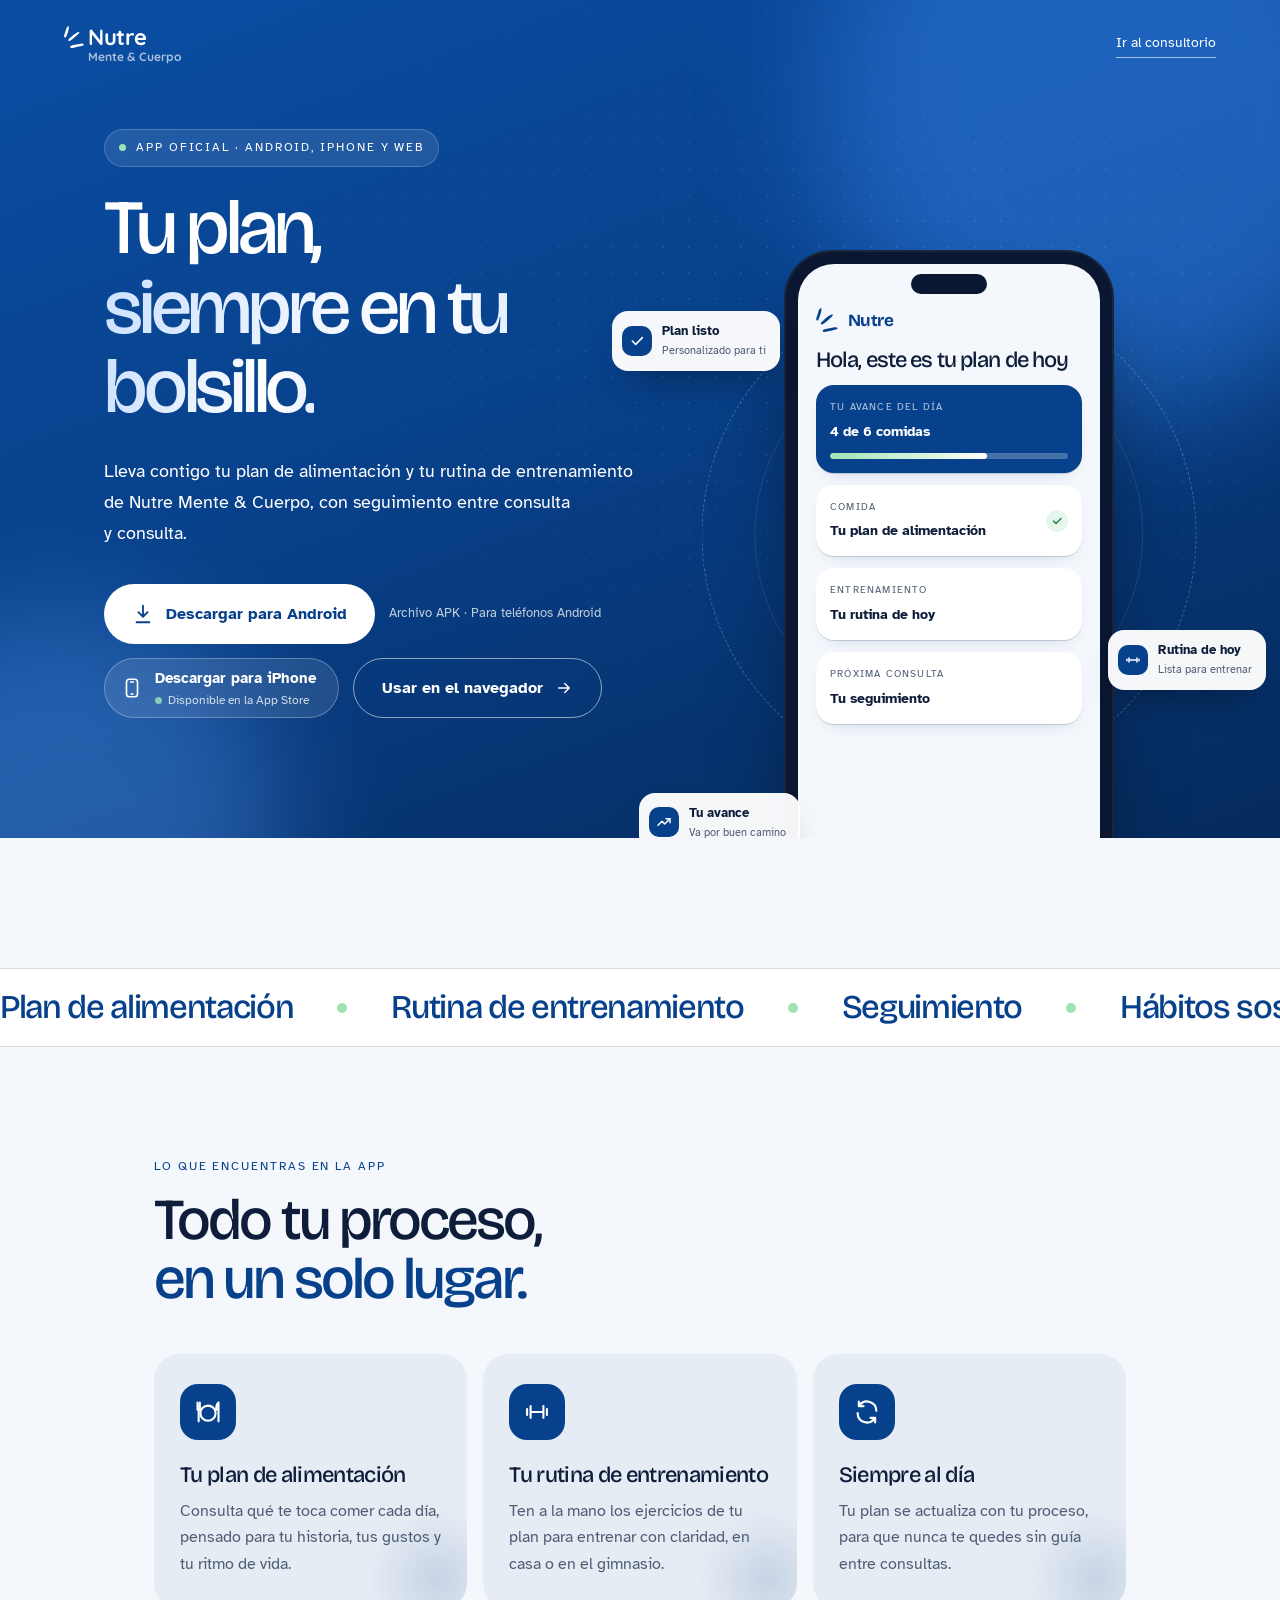
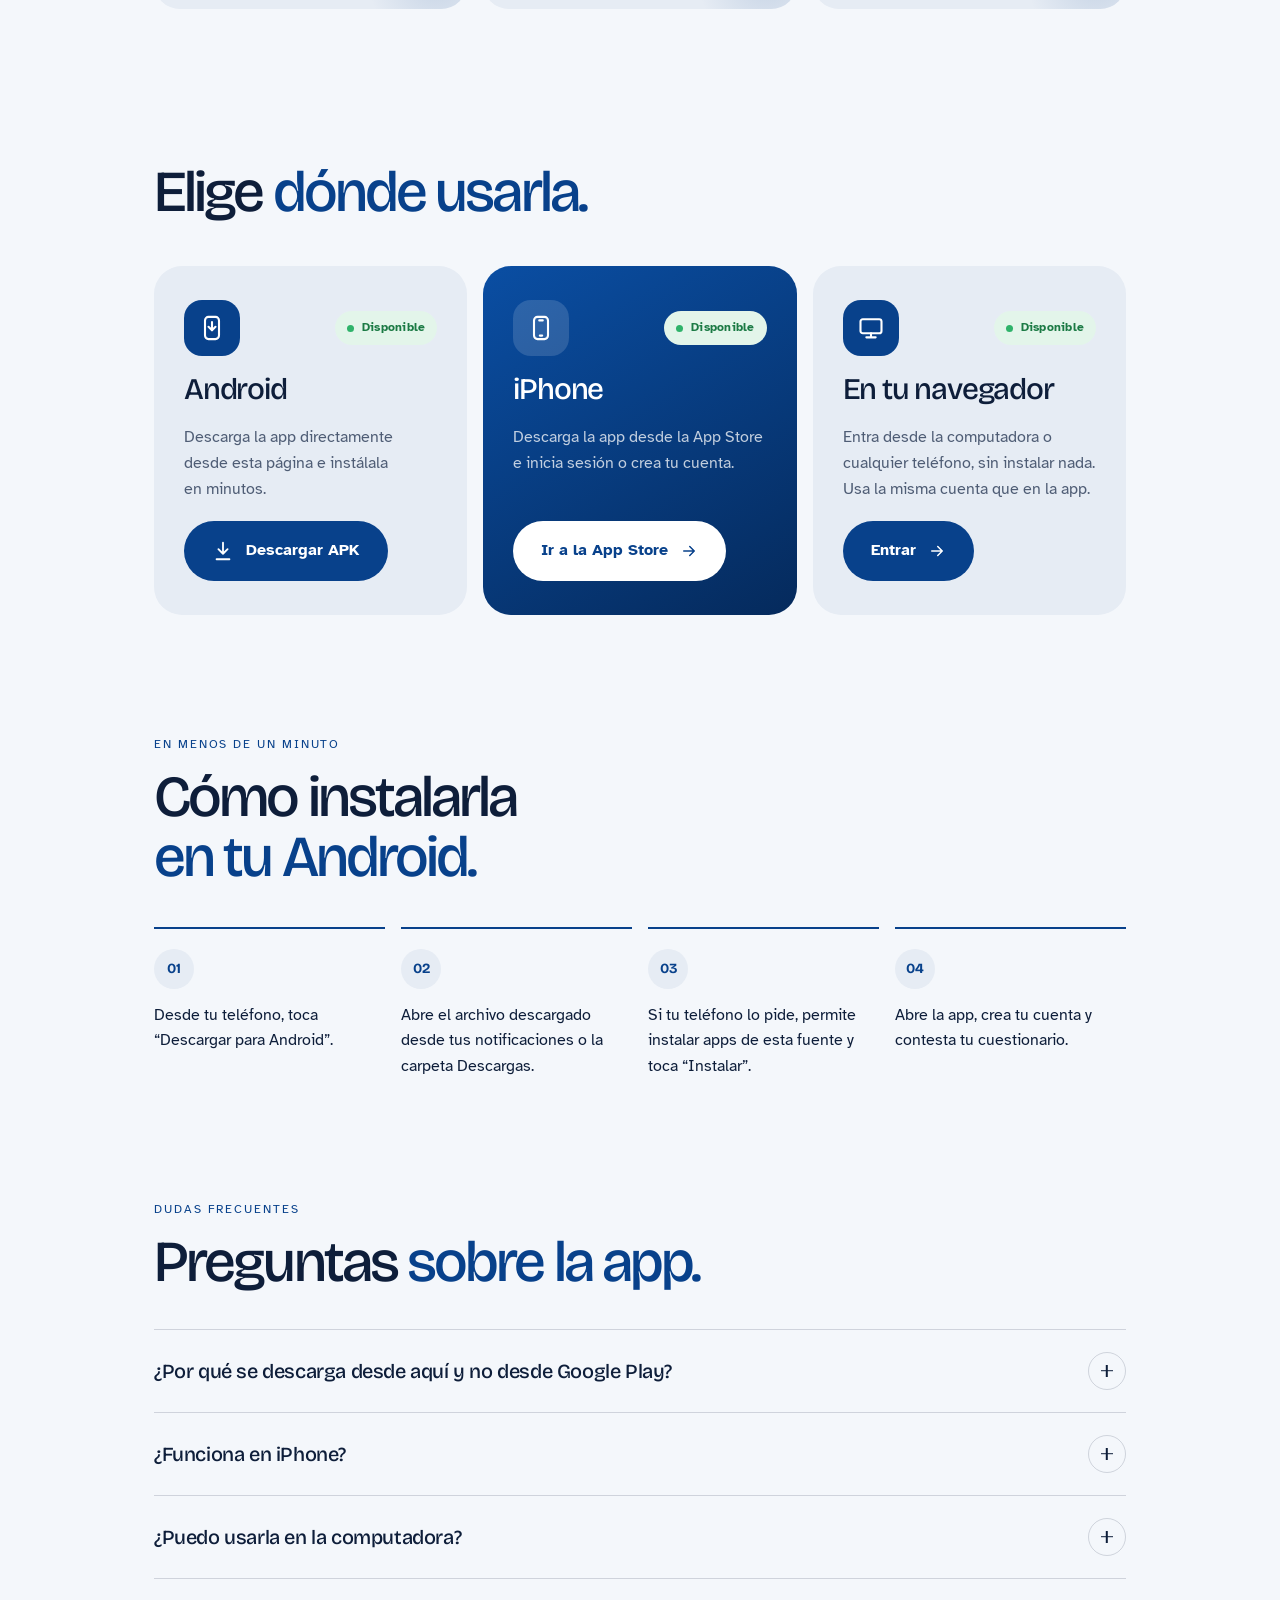
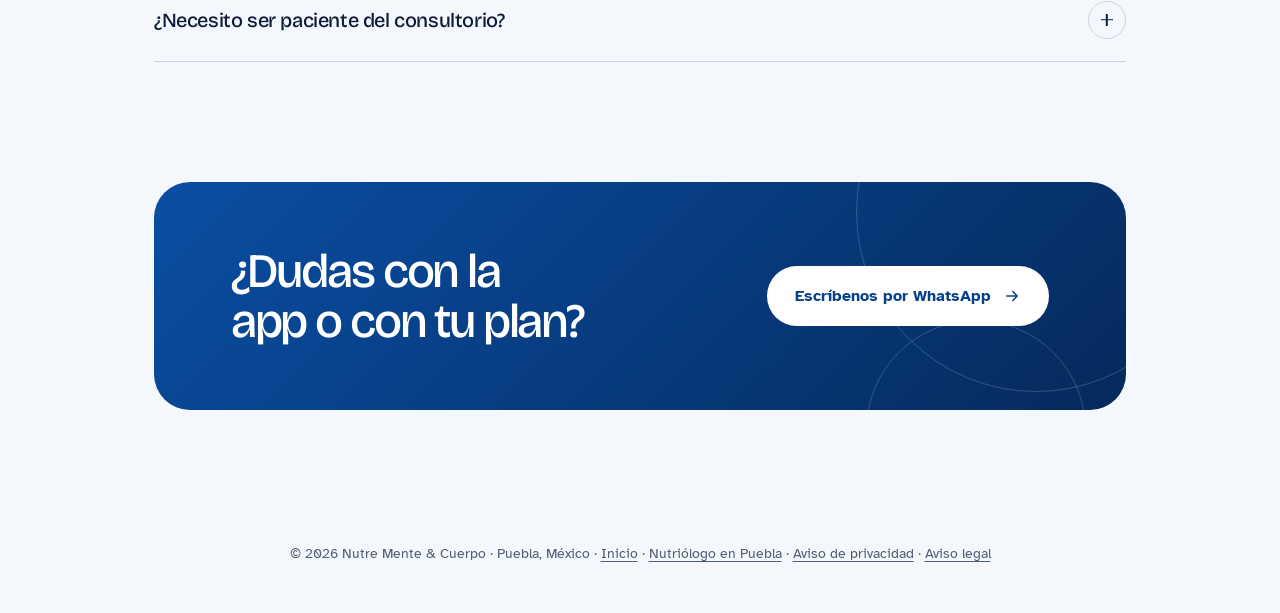
<file: app/index.html>
<!doctype html>
<html lang="es">
  <head>
    <meta charset="UTF-8" />
    <meta name="viewport" content="width=device-width, initial-scale=1.0, viewport-fit=cover" />
    <base href="/" />
    <title>App Nutre Mente & Cuerpo | Descarga para iPhone y Android</title>
    <meta name="description" content="Descarga la app de Nutre Mente & Cuerpo para iPhone y Android: tu plan de alimentación y tu rutina de entrenamiento siempre a la mano. Consultorio de nutrición y psicología en Puebla." />
    <link rel="canonical" href="https://nutrementeycuerpo.github.io/app/" />
    <meta name="theme-color" content="#08418b" />
    <link rel="icon" href="favicon.svg" type="image/svg+xml" />
    <link rel="apple-touch-icon" href="apple-touch-icon.png" />
    <meta property="og:type" content="website" />
    <meta property="og:locale" content="es_MX" />
    <meta property="og:title" content="App Nutre Mente & Cuerpo" />
    <meta property="og:description" content="Tu plan de alimentación y tu rutina, siempre en tu bolsillo." />
    <meta property="og:url" content="https://nutrementeycuerpo.github.io/app/" />
    <meta property="og:image" content="https://nutrementeycuerpo.github.io/og-image.jpg" />
    <meta name="twitter:card" content="summary_large_image" />
    <link rel="preconnect" href="https://fonts.googleapis.com" />
    <link rel="preconnect" href="https://fonts.gstatic.com" crossorigin />
    <link rel="stylesheet" href="https://fonts.googleapis.com/css2?family=Atkinson+Hyperlegible:ital,wght@0,400;0,700;1,400&family=Bricolage+Grotesque:opsz,wght@12..96,400..700&family=Quicksand:wght@500;700&display=swap" />
    <link rel="stylesheet" href="styles.css?v=20261006u" />
    <script>document.documentElement.classList.add("js");</script>
    <style>
      :root { --ez: cubic-bezier(.22, 1, .36, 1); }
      body { background: var(--paper); overflow-x: hidden; }

      /* ---------- Barra superior ---------- */
      .ap-top { position: relative; z-index: 3; padding: 26px 5vw; display: flex; align-items: center; justify-content: space-between; gap: 16px; color: white; }
      .ap-top a.back { position: relative; font-size: 14px; padding-bottom: 3px; }
      .ap-top a.back::after { content: ""; position: absolute; left: 0; bottom: 0; width: 100%; height: 1px; background: rgba(255,255,255,.6); transform-origin: right; transition: transform .5s var(--ez); }
      .ap-top a.back:hover::after { transform: scaleX(0); }

      /* ---------- Hero ---------- */
      .ap-hero { position: relative; overflow: hidden; color: white; background: linear-gradient(160deg, #0a4ea3 0%, var(--forest) 45%, var(--forest-deep) 100%); }
      .ap-blob { position: absolute; border-radius: 50%; filter: blur(60px); opacity: .55; pointer-events: none; }
      .ap-blob.b1 { width: 46vw; height: 46vw; right: -10vw; top: -14vw; background: #2f7be0; animation: ap-drift 16s ease-in-out infinite alternate; }
      .ap-blob.b2 { width: 34vw; height: 34vw; left: -12vw; bottom: -16vw; background: #5aa0ff; opacity: .35; animation: ap-drift 20s ease-in-out infinite alternate-reverse; }
      @keyframes ap-drift { to { transform: translate(-6vw, 5vw) scale(1.12); } }
      .ap-grid-bg { position: absolute; inset: 0; pointer-events: none; opacity: .18;
        background-image: radial-gradient(rgba(255,255,255,.55) 1px, transparent 1.2px); background-size: 26px 26px;
        -webkit-mask-image: radial-gradient(ellipse at 70% 40%, #000 0%, transparent 65%); mask-image: radial-gradient(ellipse at 70% 40%, #000 0%, transparent 65%); }

      .ap-hero-in { position: relative; z-index: 2; max-width: 1200px; margin: 0 auto; padding: 40px 5vw 0; display: grid; grid-template-columns: 1.1fr .9fr; gap: 5vw; align-items: end; }
      .ap-hero-copy { padding-bottom: 120px; }
      .ap-kicker { display: inline-flex; align-items: center; gap: 10px; padding: 8px 14px; border-radius: 999px; background: rgba(255,255,255,.1); border: 1px solid rgba(255,255,255,.2); font-size: 12px; letter-spacing: .16em; text-transform: uppercase; backdrop-filter: blur(6px); }
      .ap-kicker i { width: 7px; height: 7px; border-radius: 50%; background: #9fe3b4; box-shadow: 0 0 0 0 rgba(159,227,180,.7); animation: ap-ping 2s infinite; }
      @keyframes ap-ping { 70% { box-shadow: 0 0 0 10px rgba(159,227,180,0); } 100% { box-shadow: 0 0 0 0 rgba(159,227,180,0); } }
      .ap-hero h1 { margin-top: 24px; font: 500 clamp(42px, 6vw, 84px)/.98 var(--display); letter-spacing: -.055em; }
      .ap-hero h1 .ln { display: block; overflow: hidden; padding-bottom: .06em; white-space: nowrap; }
      .ap-hero h1 .ln > span { display: inline-block; }
      .ap-hero h1 .soft { background: linear-gradient(90deg, #cfe2ff, #ffffff 40%, #9cc3ff 80%); background-size: 200% 100%; -webkit-background-clip: text; background-clip: text; color: transparent; animation: ap-shine 6s linear infinite; }
      @keyframes ap-shine { to { background-position: -200% 0; } }
      .ap-lead { max-width: 46ch; margin-top: 26px; font-size: 18px; line-height: 1.7; opacity: .88; }

      /* Entrada del hero */
      .js .ap-in { opacity: 0; transform: translateY(26px); animation: ap-up .9s var(--ez) forwards; animation-delay: calc(var(--d, 0) * 1ms); }
      .js .ap-hero h1 .ln > span { transform: translateY(105%); animation: ap-rise 1s var(--ez) forwards; animation-delay: calc(var(--d, 0) * 1ms); }
      @keyframes ap-up { to { opacity: 1; transform: none; } }
      @keyframes ap-rise { to { transform: none; } }

      .ap-actions { margin-top: 36px; display: flex; flex-wrap: wrap; gap: 14px; align-items: center; }
      .ap-btn { position: relative; overflow: hidden; display: inline-flex; align-items: center; gap: 12px; min-height: 60px; padding: 0 28px; border-radius: 999px; background: white; color: var(--forest); font-size: 16px; font-weight: 700; transition: transform .4s var(--ez), box-shadow .4s var(--ez); }
      .ap-btn:hover { transform: translateY(-3px); box-shadow: 0 16px 30px -14px rgba(0,0,0,.45); }
      .ap-btn::before { content: ""; position: absolute; inset: 0; background: linear-gradient(110deg, transparent 30%, rgba(255,255,255,.55) 50%, transparent 70%); transform: translateX(-120%); transition: transform .9s var(--ez); }
      .ap-btn:hover::before { transform: translateX(120%); }
      .ap-btn svg { width: 22px; height: 22px; transition: transform .4s var(--ez); }
      .ap-btn:hover svg { transform: translateY(2px); }
      .ap-btn .arr { width: 18px; height: 18px; }
      .ap-btn:hover .arr { transform: translateX(4px); }
      .ap-btn-ghost { background: transparent; color: white; border: 1px solid rgba(255,255,255,.55); }
      .ap-btn-ghost::before { background: linear-gradient(110deg, transparent 30%, rgba(255,255,255,.18) 50%, transparent 70%); }
      .ap-meta { font-size: 13px; opacity: .75; }
      .ap-soon-tag { display: inline-flex; align-items: center; gap: 10px; min-height: 60px; padding: 0 24px; border-radius: 999px; border: 1px dashed rgba(255,255,255,.7); font-size: 15px; font-weight: 700; }
      .ap-soon-tag i { width: 8px; height: 8px; border-radius: 50%; background: white; animation: ap-pulse 1.6s ease-in-out infinite; }
      @keyframes ap-pulse { 50% { opacity: .25; transform: scale(.7); } }
      .ap-soon { display: none; }
      .is-soon .ap-file { display: none; }
      .is-soon .ap-soon { display: inline-flex; }

      /* ---------- Teléfono ---------- */
      .ap-stage { position: relative; justify-self: center; width: min(330px, 80vw); margin-bottom: -90px; }
      .ap-ring { position: absolute; left: 50%; top: 42%; width: 150%; aspect-ratio: 1; border-radius: 50%; border: 1px dashed rgba(255,255,255,.25); transform: translate(-50%, -50%); animation: ap-spin 60s linear infinite; pointer-events: none; }
      .ap-ring::before { content: ""; position: absolute; top: -5px; left: 50%; width: 10px; height: 10px; border-radius: 50%; background: #9fe3b4; box-shadow: 0 0 16px #9fe3b4; }
      .ap-ring.r2 { width: 118%; border-style: solid; border-color: rgba(255,255,255,.1); animation-duration: 40s; animation-direction: reverse; }
      .ap-ring.r2::before { background: white; box-shadow: 0 0 14px white; width: 7px; height: 7px; }
      @keyframes ap-spin { to { transform: translate(-50%, -50%) rotate(360deg); } }
      .js .ap-stage { opacity: 0; transform: translateY(70px) rotate(4deg); animation: ap-stage-in 1.3s var(--ez) .35s forwards; }
      @keyframes ap-stage-in { to { opacity: 1; transform: none; } }
      .ap-phone { position: relative; z-index: 1; width: 100%; aspect-ratio: 9 / 18.5; padding: 14px; border-radius: 48px; background: #0b1730; box-shadow: 0 50px 90px -30px rgba(0,0,0,.6), inset 0 0 0 2px rgba(255,255,255,.06); animation: ap-float 6s ease-in-out 1.7s infinite; }
      .ap-phone::before { content: ""; position: absolute; top: 24px; left: 50%; width: 76px; height: 20px; border-radius: 999px; background: #0b1730; transform: translateX(-50%); z-index: 2; }
      @keyframes ap-float { 50% { transform: translateY(-14px) rotate(-1deg); } }
      .ap-screen { position: relative; height: 100%; border-radius: 36px; overflow: hidden; display: flex; flex-direction: column; gap: 12px; padding: 44px 18px 20px; background: var(--paper); color: var(--ink); }
      .ap-screen::after { content: ""; position: absolute; inset: 0; background: linear-gradient(115deg, transparent 40%, rgba(255,255,255,.5) 50%, transparent 60%); transform: translateX(-100%); animation: ap-glare 7s ease-in-out 2.5s infinite; pointer-events: none; }
      @keyframes ap-glare { 0%, 70% { transform: translateX(-100%); } 100% { transform: translateX(100%); } }
      .ap-screen .hdr { display: flex; align-items: center; gap: 10px; color: var(--forest); font: 700 17px/1 var(--display); letter-spacing: -.03em; }
      .ap-screen .hdr svg { width: 22px; height: 24px; fill: var(--forest); }
      .ap-screen .hi { margin-top: 4px; font: 500 22px/1.15 var(--display); letter-spacing: -.04em; }
      .ap-card { position: relative; border-radius: 18px; padding: 14px; background: white; box-shadow: 0 1px 0 var(--line), 0 8px 20px -14px rgba(8,65,139,.35); }
      .ap-card small { display: block; color: var(--muted); font-size: 10px; letter-spacing: .12em; text-transform: uppercase; }
      .ap-card strong { display: block; margin-top: 4px; font-size: 14px; }
      .ap-card .tick { position: absolute; right: 14px; top: 50%; width: 22px; height: 22px; margin-top: -11px; border-radius: 50%; display: grid; place-items: center; background: #e6f6ec; color: #1f8a4c; }
      .ap-card .tick svg { width: 12px; height: 12px; }
      .ap-card.blue { background: var(--forest); color: white; }
      .ap-card.blue small { color: rgba(255,255,255,.7); }
      .ap-bar { height: 6px; margin-top: 10px; border-radius: 99px; background: rgba(255,255,255,.25); overflow: hidden; }
      .ap-bar i { display: block; width: 0; height: 100%; border-radius: inherit; background: linear-gradient(90deg, #9fe3b4, white); animation: ap-fill 2.4s var(--ez) 1.6s forwards; }
      @keyframes ap-fill { to { width: 66%; } }
      .js .ap-screen > * { opacity: 0; transform: translateY(14px); animation: ap-up .7s var(--ez) forwards; }
      .js .ap-screen > :nth-child(1) { animation-delay: .9s; }
      .js .ap-screen > :nth-child(2) { animation-delay: 1.05s; }
      .js .ap-screen > :nth-child(3) { animation-delay: 1.25s; }
      .js .ap-screen > :nth-child(4) { animation-delay: 1.45s; }
      .js .ap-screen > :nth-child(5) { animation-delay: 1.65s; }
      .js .ap-screen > :nth-child(6) { animation-delay: 1.85s; }
      .ap-card .tick { transform: scale(0); animation: ap-pop .5s var(--ez) 2.6s forwards; }
      @keyframes ap-pop { 60% { transform: scale(1.2); } to { transform: scale(1); } }

      /* Burbujas flotantes alrededor del teléfono */
      .ap-chip { position: absolute; z-index: 2; display: flex; align-items: center; gap: 10px; padding: 10px 14px 10px 10px; border-radius: 16px; background: rgba(255,255,255,.96); color: var(--ink); font-size: 13px; font-weight: 700; white-space: nowrap; box-shadow: 0 18px 36px -16px rgba(0,0,0,.45); }
      .ap-chip b { display: grid; place-items: center; width: 30px; height: 30px; border-radius: 10px; background: var(--forest); color: white; }
      .ap-chip b svg { width: 16px; height: 16px; }
      .ap-chip small { display: block; color: var(--muted); font-size: 11px; font-weight: 400; }
      .ap-chip.c1 { left: -52%; top: 9%; }
      .ap-chip.c2 { right: -46%; top: 56%; }
      .ap-chip.c3 { left: -44%; top: 80%; }
      .js .ap-chip { opacity: 0; transform: scale(.6) translateY(10px); animation: ap-chip-in .8s var(--ez) forwards, ap-bob 5s ease-in-out infinite; }
      .js .ap-chip.c1 { animation-delay: 2.2s, 3s; }
      .js .ap-chip.c2 { animation-delay: 2.5s, 3.4s; }
      .js .ap-chip.c3 { animation-delay: 2.8s, 3.8s; }
      @keyframes ap-chip-in { to { opacity: 1; transform: none; } }
      @keyframes ap-bob { 50% { translate: 0 -8px; } }

      /* ---------- Cinta en movimiento ---------- */
      .ap-marquee { position: relative; z-index: 1; overflow: hidden; padding: 22px 0; margin-top: 130px; border-block: 1px solid var(--line); background: white; }
      .ap-marquee-track { display: flex; width: max-content; gap: 44px; animation: ap-marq 32s linear infinite; }
      .ap-marquee span { display: inline-flex; align-items: center; gap: 44px; color: var(--forest); font: 500 clamp(22px, 2.6vw, 34px)/1 var(--display); letter-spacing: -.04em; white-space: nowrap; }
      .ap-marquee span::after { content: ""; width: 10px; height: 10px; border-radius: 50%; background: #9fe3b4; }
      @keyframes ap-marq { to { transform: translateX(-50%); } }

      /* ---------- Secciones ---------- */
      .ap-sec { max-width: 1100px; margin: 0 auto; padding: 110px 5vw 40px; }
      .ap-sec + .ap-sec { padding-top: 80px; }
      .ap-eyebrow { color: var(--forest); font-size: 12px; letter-spacing: .16em; text-transform: uppercase; }
      .ap-sec h2 { max-width: 18ch; margin-top: 14px; font: 500 clamp(34px, 4.6vw, 58px)/1.02 var(--display); letter-spacing: -.05em; color: var(--ink); }
      .ap-sec h2 span { color: var(--forest); }

      /* Aparecer al hacer scroll */
      .js .rv { opacity: 0; transform: translateY(34px); transition: opacity .9s var(--ez), transform .9s var(--ez); transition-delay: calc(var(--d, 0) * 1ms); }
      .js .rv.in { opacity: 1; transform: none; }

      .ap-feats { margin-top: 44px; display: grid; grid-template-columns: repeat(3, 1fr); gap: 16px; }
      .ap-feat { position: relative; overflow: hidden; padding: 30px 26px 32px; border-radius: 26px; background: var(--cream); transition: transform .5s var(--ez), box-shadow .5s var(--ez), background .5s var(--ez); }
      .ap-feat::after { content: ""; position: absolute; right: -40px; bottom: -40px; width: 140px; height: 140px; border-radius: 50%; background: radial-gradient(circle, rgba(8,65,139,.14), transparent 70%); transition: transform .7s var(--ez); }
      .ap-feat:hover { transform: translateY(-8px); background: white; box-shadow: 0 30px 50px -30px rgba(8,65,139,.45); }
      .ap-feat:hover::after { transform: scale(1.8); }
      .ap-ico { width: 56px; height: 56px; border-radius: 18px; display: grid; place-items: center; background: var(--forest); color: white; transition: transform .6s var(--ez); }
      .ap-feat:hover .ap-ico { transform: rotate(-8deg) scale(1.06); }
      .ap-ico svg { width: 28px; height: 28px; }
      .ap-ico path, .ap-ico circle, .ap-ico rect { stroke-dasharray: 100; stroke-dashoffset: 100; }
      .rv.in .ap-ico path, .rv.in .ap-ico circle, .rv.in .ap-ico rect, html:not(.js) .ap-ico * { animation: ap-draw 1.4s var(--ez) forwards; animation-delay: calc(var(--d, 0) * 1ms + 300ms); }
      @keyframes ap-draw { to { stroke-dashoffset: 0; } }
      .ap-feat h3 { margin-top: 22px; font: 500 22px/1.2 var(--display); letter-spacing: -.03em; color: var(--ink); }
      .ap-feat p { position: relative; z-index: 1; margin-top: 10px; color: var(--muted); font-size: 16px; line-height: 1.65; }

      .ap-steps { margin-top: 40px; display: grid; grid-template-columns: repeat(4, 1fr); gap: 16px; counter-reset: s; list-style: none; }
      .ap-steps li { position: relative; counter-increment: s; padding-top: 22px; color: var(--ink); font-size: 16px; line-height: 1.6; }
      .ap-steps li::after { content: ""; position: absolute; left: 0; top: 0; width: 100%; height: 2px; background: var(--forest); transform-origin: left; }
      .js .ap-steps li.rv::after { transform: scaleX(0); transition: transform 1.1s var(--ez); transition-delay: calc(var(--d, 0) * 1ms + 150ms); }
      .js .ap-steps li.rv.in::after { transform: none; }
      .ap-steps li::before { content: "0" counter(s); display: grid; place-items: center; width: 40px; height: 40px; margin-bottom: 14px; border-radius: 50%; background: var(--cream); color: var(--forest); font: 700 14px var(--display); }

      .ap-faq { margin-top: 36px; }
      .ap-faq details { border-top: 1px solid var(--line); }
      .ap-faq details:last-child { border-bottom: 1px solid var(--line); }
      .ap-faq summary { list-style: none; cursor: pointer; display: flex; align-items: center; justify-content: space-between; gap: 20px; padding: 22px 0; font: 500 20px/1.3 var(--display); letter-spacing: -.02em; color: var(--ink); transition: color .3s; }
      .ap-faq summary::-webkit-details-marker { display: none; }
      .ap-faq summary:hover { color: var(--forest); }
      .ap-faq summary i { flex: none; position: relative; width: 38px; height: 38px; border-radius: 50%; border: 1px solid var(--line); transition: background .4s var(--ez), transform .5s var(--ez); }
      .ap-faq summary i::before, .ap-faq summary i::after { content: ""; position: absolute; left: 50%; top: 50%; width: 12px; height: 1.6px; background: currentColor; transform: translate(-50%, -50%); }
      .ap-faq summary i::after { transform: translate(-50%, -50%) rotate(90deg); transition: transform .5s var(--ez); }
      .ap-faq details[open] summary i { background: var(--forest); color: white; border-color: var(--forest); transform: rotate(180deg); }
      .ap-faq details[open] summary i::after { transform: translate(-50%, -50%) rotate(0); }
      .ap-faq p { max-width: 62ch; padding-bottom: 24px; color: var(--muted); font-size: 16px; line-height: 1.7; }
      .ap-faq details[open] p { animation: ap-up .6s var(--ez); }
      .ap-faq p a { text-decoration: underline; text-underline-offset: 3px; }


      /* ---------- iPhone ---------- */
      .ap-ios-pill { display: inline-flex; align-items: center; gap: 12px; min-height: 60px; padding: 0 22px 0 16px; border-radius: 999px; background: rgba(255,255,255,.1); border: 1px solid rgba(255,255,255,.28); backdrop-filter: blur(6px); }
      .ap-ios-pill svg { width: 22px; height: 22px; }
      .ap-ios-pill b { display: block; font-size: 15px; }
      .ap-ios-pill small { display: flex; align-items: center; gap: 6px; font-size: 12px; opacity: .8; }
      .ap-ios-pill small i { width: 7px; height: 7px; border-radius: 50%; background: #9fe3b4; }

      .ap-plat { margin-top: 44px; display: grid; grid-template-columns: repeat(3, 1fr); gap: 16px; }
      .ap-pcard { position: relative; overflow: hidden; display: flex; flex-direction: column; gap: 18px; padding: 34px 30px; border-radius: 28px; background: var(--cream); transition: transform .5s var(--ez), box-shadow .5s var(--ez); }
      .ap-pcard:hover { transform: translateY(-6px); box-shadow: 0 30px 50px -30px rgba(8,65,139,.45); }
      .ap-pcard.dark { color: white; background: linear-gradient(150deg, #0a4ea3, var(--forest-deep)); }
      .ap-pcard-top { display: flex; align-items: center; justify-content: space-between; gap: 12px; }
      .ap-pcard .ap-ico { background: var(--forest); }
      .ap-pcard.dark .ap-ico { background: rgba(255,255,255,.14); }
      .ap-pcard .ap-ico svg * { stroke-dasharray: none; stroke-dashoffset: 0; animation: none; }
      .ap-badge { display: inline-flex; align-items: center; gap: 8px; padding: 7px 12px; border-radius: 999px; font-size: 12px; font-weight: 700; letter-spacing: .02em; }
      .ap-badge.ok { background: #e3f5ea; color: #1b7a44; }
      .ap-badge.ok i { width: 7px; height: 7px; border-radius: 50%; background: #2fb36a; }
      .ap-badge.review { background: rgba(255,210,122,.16); color: #ffd27a; border: 1px solid rgba(255,210,122,.35); }
      .ap-pcard h3 { font: 500 30px/1.05 var(--display); letter-spacing: -.04em; }
      .ap-pcard p { color: var(--muted); font-size: 16px; line-height: 1.65; }
      .ap-pcard.dark p { color: rgba(255,255,255,.75); }
      .ap-pcard .ap-btn { align-self: flex-start; margin-top: auto; }
      .ap-pcard:not(.dark) .ap-btn { background: var(--forest); color: white; }
      .ap-track { list-style: none; display: grid; gap: 0; margin-top: 4px; }
      .ap-track li { position: relative; display: flex; align-items: center; gap: 12px; padding: 8px 0; font-size: 15px; color: rgba(255,255,255,.6); }
      .ap-track li::before { content: ""; flex: none; width: 14px; height: 14px; border-radius: 50%; border: 2px solid rgba(255,255,255,.35); box-sizing: border-box; }
      .ap-track li + li::after { content: ""; position: absolute; left: 6px; top: -10px; width: 2px; height: 20px; background: rgba(255,255,255,.2); }
      .ap-track li.done { color: white; }
      .ap-track li.done::before { border-color: #9fe3b4; background: #9fe3b4; }
      .ap-track li.now { color: white; font-weight: 700; }
      .ap-track li.now::before { border-color: #ffd27a; background: #ffd27a; box-shadow: 0 0 0 0 rgba(255,210,122,.6); animation: ap-ping-y 1.8s infinite; }
      @keyframes ap-ping-y { 70% { box-shadow: 0 0 0 9px rgba(255,210,122,0); } 100% { box-shadow: 0 0 0 0 rgba(255,210,122,0); } }
      .ap-scan { height: 6px; border-radius: 99px; background: rgba(255,255,255,.14); overflow: hidden; }
      .ap-scan i { display: block; width: 35%; height: 100%; border-radius: inherit; background: linear-gradient(90deg, transparent, #ffd27a, transparent); animation: ap-scan 2.2s ease-in-out infinite; }
      @keyframes ap-scan { from { transform: translateX(-100%); } to { transform: translateX(300%); } }

      .ap-cta { max-width: 1100px; margin: 80px auto 0; padding: 0 5vw 100px; }
      .ap-cta-box { position: relative; overflow: hidden; padding: 64px 6vw; border-radius: 36px; color: white; background: linear-gradient(135deg, #0a4ea3, var(--forest-deep)); display: flex; flex-wrap: wrap; gap: 24px; align-items: center; justify-content: space-between; }
      .ap-cta-box::before, .ap-cta-box::after { content: ""; position: absolute; border-radius: 50%; border: 1px solid rgba(255,255,255,.18); pointer-events: none; }
      .ap-cta-box::before { width: 360px; height: 360px; right: -90px; top: -150px; animation: ap-breathe 7s ease-in-out infinite; }
      .ap-cta-box::after { width: 220px; height: 220px; right: 40px; bottom: -130px; animation: ap-breathe 9s ease-in-out infinite reverse; }
      @keyframes ap-breathe { 50% { transform: scale(1.15); } }
      .ap-cta-box h2 { position: relative; max-width: 16ch; font: 500 clamp(30px, 4vw, 48px)/1.05 var(--display); letter-spacing: -.045em; }
      .ap-cta-box .ap-btn { position: relative; }
      .ap-foot { padding: 32px 5vw 48px; text-align: center; font-size: 14px; color: var(--muted); }
      .ap-foot a { text-decoration: underline; text-underline-offset: 3px; transition: color .3s; }
      .ap-foot a:hover { color: var(--forest); }

      @media (max-width: 900px) {
        .ap-hero-in { grid-template-columns: 1fr; padding-top: 20px; }
        .ap-hero-copy { padding-bottom: 50px; }
        .ap-stage { width: min(260px, 66vw); }
        .ap-chip.c1 { left: -34%; top: 6%; }
        .ap-chip.c2 { right: -30%; }
        .ap-chip.c3 { display: none; }
        .ap-feats { grid-template-columns: 1fr; }
        .ap-plat { grid-template-columns: 1fr; }
        .ap-steps { grid-template-columns: 1fr 1fr; }
        .ap-marquee { margin-top: 120px; }
      }
      @media (max-width: 560px) {
        .ap-steps { grid-template-columns: 1fr; }
        .ap-top a.back { display: none; }
        .ap-chip { font-size: 12px; padding: 8px 10px 8px 8px; }
        .ap-chip b { width: 26px; height: 26px; }
        .ap-chip small { display: none; }
        .ap-chip.c1 { left: -26%; }
        .ap-chip.c2 { right: -22%; }
      }
      @media (prefers-reduced-motion: reduce) {
        *, *::before, *::after { animation-duration: .01ms !important; animation-iteration-count: 1 !important; animation-delay: 0s !important; transition-duration: .01ms !important; transition-delay: 0s !important; }
        .ap-marquee-track { animation: none; }
      }
    </style>
  </head>
  <!-- Android: el botón descarga siempre el APK más reciente de GitHub Releases (archivo nutrementeycuerpo.apk).
       iPhone: enlace directo a la App Store. -->
  <body class="">
    <section class="ap-hero">
      <div class="ap-blob b1" aria-hidden="true"></div>
      <div class="ap-blob b2" aria-hidden="true"></div>
      <div class="ap-grid-bg" aria-hidden="true"></div>
      <header class="ap-top">
        <a class="brand brand-light" href="./" aria-label="Nutre Mente & Cuerpo, inicio">
          <svg aria-hidden="true" class="mark" viewBox="-0.5 0 265.9 295.4"><path d="M265.4,250.5c-9.2,10.7-21.2,15.6-34.9,18.4c-32.8,6.8-65.4,14.8-98.2,21.7c-10.9,2.2-21.9,3.6-32.9,4.2c-10.1,0.6-17-4.6-18.6-12.2c-1.6-7.9,3-16.1,13.2-18.7c16.8-4.3,34-7,51-10.6c25.8-5.4,51.4-11.5,77.2-16.2c15-2.8,29.9-0.7,43.1,8L265.4,250.5z M56.4,0c-11.1,6.7-20,15.6-24.1,27.9c-10.6,31.8-20.7,63.8-30.4,96c-1.9,6.3-2.4,13-1.5,19.5c0.6,4.3,4.3,10.3,7.8,11.3c4.1,1.1,9.9-1.8,14.2-4.2c2.5-1.4,4.1-5.1,5.4-8.1c14.8-35.8,29.3-71.7,35.6-110.1C65.1,22,61.3,10.8,60,0H56.4z M175.2,87.6c-28.9,18.3-58.2,35.8-81.7,61.4c-5.6,6.1-12.9,10.7-19,16.4c-5.4,5.1-11,10.2-15.2,16.3c-3.8,5.4-4,12.1,1.4,17.3c5.1,4.9,11.3,4.4,16.7,1.1c11.5-7,23.4-13.7,33.7-22.2c20.5-17.1,40.1-35.2,59.9-53c7.8-7,15.6-14.1,23.1-21.4c5.8-5.7,10.5-12.2,9.6-21.6C193,79.2,183.7,82.2,175.2,87.6z" /></svg>
          <span translate="no"><strong>Nutre</strong><small>Mente &amp; Cuerpo</small></span>
        </a>
        <a class="back" href="./">Ir al consultorio</a>
      </header>
      <div class="ap-hero-in">
        <div class="ap-hero-copy">
          <div class="ap-kicker ap-in" style="--d:100"><i></i>App oficial · Android, iPhone y web</div>
          <h1>
            <span class="ln"><span style="--d:220">Tu plan,</span></span>
            <span class="ln"><span class="soft" style="--d:340">siempre en tu</span></span>
            <span class="ln"><span class="soft" style="--d:460">bolsillo.</span></span>
          </h1>
          <p class="ap-lead ap-in" style="--d:650">
            Lleva contigo tu plan de alimentación y tu rutina de entrenamiento de Nutre Mente &amp; Cuerpo,
            con seguimiento entre consulta y consulta.
          </p>
          <div class="ap-actions ap-in" style="--d:800">
            <a class="ap-btn ap-file" href="https://github.com/nutrementeycuerpo/nutrementeycuerpo.github.io/releases/latest/download/nutrementeycuerpo.apk" download>
              <svg aria-hidden="true" viewBox="0 0 24 24" fill="none" stroke="currentColor" stroke-width="2" stroke-linecap="round" stroke-linejoin="round"><path d="M12 3v12M7 10l5 5 5-5M5 21h14" /></svg>
              Descargar para Android
            </a>
            <span class="ap-meta ap-file">Archivo APK · Para teléfonos Android</span>
            <span class="ap-soon-tag ap-soon"><i></i>Disponible muy pronto</span>
            <a class="ap-ios-pill" href="https://apps.apple.com/mx/app/nutre-mente-cuerpo/id6823785400" target="_blank" rel="noreferrer"><svg aria-hidden="true" viewBox="0 0 24 24" fill="none" stroke="currentColor" stroke-width="1.8" stroke-linecap="round" stroke-linejoin="round"><rect x="6" y="2.5" width="12" height="19" rx="3" /><path d="M10.5 5.5h3M11 18.5h2" /></svg><span><b>Descargar para iPhone</b><small><i></i>Disponible en la App Store</small></span></a>
            <a class="ap-btn ap-btn-ghost" href="https://nutri-consultorio.expo.app" target="_blank" rel="noreferrer">
              Usar en el navegador
              <svg class="arr" aria-hidden="true" viewBox="0 0 24 24" fill="none" stroke="currentColor" stroke-width="2" stroke-linecap="round" stroke-linejoin="round"><path d="M5 12h14M13 6l6 6-6 6" /></svg>
            </a>
            <a class="ap-btn ap-btn-ghost ap-soon" href="https://wa.me/5212215755446?text=Hola%2C%20quiero%20que%20me%20avisen%20cuando%20est%C3%A9%20lista%20la%20app%20de%20Nutre%20Mente%20%26%20Cuerpo" target="_blank" rel="noreferrer">
              Avísame por WhatsApp
              <svg class="arr" aria-hidden="true" viewBox="0 0 24 24" fill="none" stroke="currentColor" stroke-width="2" stroke-linecap="round" stroke-linejoin="round"><path d="M5 12h14M13 6l6 6-6 6" /></svg>
            </a>
          </div>
        </div>

        <div class="ap-stage" aria-hidden="true">
          <div class="ap-ring"></div>
          <div class="ap-ring r2"></div>
          <div class="ap-chip c1"><b><svg viewBox="0 0 24 24" fill="none" stroke="currentColor" stroke-width="2.4" stroke-linecap="round" stroke-linejoin="round"><path d="M5 12l5 5L20 7" /></svg></b><span>Plan listo<small>Personalizado para ti</small></span></div>
          <div class="ap-chip c2"><b><svg viewBox="0 0 24 24" fill="none" stroke="currentColor" stroke-width="2.2" stroke-linecap="round"><path d="M6 9v6M18 9v6M3 11v2M21 11v2M6 12h12" /></svg></b><span>Rutina de hoy<small>Lista para entrenar</small></span></div>
          <div class="ap-chip c3"><b><svg viewBox="0 0 24 24" fill="none" stroke="currentColor" stroke-width="2.2" stroke-linecap="round" stroke-linejoin="round"><path d="M3 17l6-6 4 4 8-8" /><path d="M15 7h6v6" /></svg></b><span>Tu avance<small>Va por buen camino</small></span></div>
          <div class="ap-phone">
            <div class="ap-screen">
              <div class="hdr"><svg viewBox="-0.5 0 265.9 295.4"><path d="M265.4,250.5c-9.2,10.7-21.2,15.6-34.9,18.4c-32.8,6.8-65.4,14.8-98.2,21.7c-10.9,2.2-21.9,3.6-32.9,4.2c-10.1,0.6-17-4.6-18.6-12.2c-1.6-7.9,3-16.1,13.2-18.7c16.8-4.3,34-7,51-10.6c25.8-5.4,51.4-11.5,77.2-16.2c15-2.8,29.9-0.7,43.1,8L265.4,250.5z M56.4,0c-11.1,6.7-20,15.6-24.1,27.9c-10.6,31.8-20.7,63.8-30.4,96c-1.9,6.3-2.4,13-1.5,19.5c0.6,4.3,4.3,10.3,7.8,11.3c4.1,1.1,9.9-1.8,14.2-4.2c2.5-1.4,4.1-5.1,5.4-8.1c14.8-35.8,29.3-71.7,35.6-110.1C65.1,22,61.3,10.8,60,0H56.4z M175.2,87.6c-28.9,18.3-58.2,35.8-81.7,61.4c-5.6,6.1-12.9,10.7-19,16.4c-5.4,5.1-11,10.2-15.2,16.3c-3.8,5.4-4,12.1,1.4,17.3c5.1,4.9,11.3,4.4,16.7,1.1c11.5-7,23.4-13.7,33.7-22.2c20.5-17.1,40.1-35.2,59.9-53c7.8-7,15.6-14.1,23.1-21.4c5.8-5.7,10.5-12.2,9.6-21.6C193,79.2,183.7,82.2,175.2,87.6z" /></svg>Nutre</div>
              <div class="hi">Hola, este es tu plan de hoy</div>
              <div class="ap-card blue"><small>Tu avance del día</small><strong>4 de 6 comidas</strong><div class="ap-bar"><i></i></div></div>
              <div class="ap-card"><small>Comida</small><strong>Tu plan de alimentación</strong><span class="tick"><svg viewBox="0 0 24 24" fill="none" stroke="currentColor" stroke-width="3" stroke-linecap="round" stroke-linejoin="round"><path d="M5 12l5 5L20 7" /></svg></span></div>
              <div class="ap-card"><small>Entrenamiento</small><strong>Tu rutina de hoy</strong></div>
              <div class="ap-card"><small>Próxima consulta</small><strong>Tu seguimiento</strong></div>
            </div>
          </div>
        </div>
      </div>
    </section>

    <div class="ap-marquee" aria-hidden="true">
      <div class="ap-marquee-track">
        <span>Plan de alimentación</span><span>Rutina de entrenamiento</span><span>Seguimiento</span><span>Hábitos sostenibles</span><span>Nutrición en Puebla</span>
        <span>Plan de alimentación</span><span>Rutina de entrenamiento</span><span>Seguimiento</span><span>Hábitos sostenibles</span><span>Nutrición en Puebla</span>
      </div>
    </div>

    <main>
      <section class="ap-sec">
        <div class="ap-eyebrow rv">Lo que encuentras en la app</div>
        <h2 class="rv" style="--d:80">Todo tu proceso, <span>en un solo lugar.</span></h2>
        <div class="ap-feats">
          <article class="ap-feat rv" style="--d:0">
            <div class="ap-ico"><svg viewBox="0 0 24 24" fill="none" stroke="currentColor" stroke-width="1.8" stroke-linecap="round" stroke-linejoin="round"><circle cx="12" cy="13" r="6.5" pathLength="100" /><path d="M3 4v6M5 4v6M3 7h2M4 10v10M21 4c-2 1-2 4-2 6h2V4zM21 10v10" pathLength="100" /></svg></div>
            <h3>Tu plan de alimentación</h3>
            <p>Consulta qué te toca comer cada día, pensado para tu historia, tus gustos y tu ritmo de vida.</p>
          </article>
          <article class="ap-feat rv" style="--d:140">
            <div class="ap-ico"><svg viewBox="0 0 24 24" fill="none" stroke="currentColor" stroke-width="1.8" stroke-linecap="round" stroke-linejoin="round"><path d="M6.5 7v10M17.5 7v10M3.5 9.5v5M20.5 9.5v5M6.5 12h11" pathLength="100" /></svg></div>
            <h3>Tu rutina de entrenamiento</h3>
            <p>Ten a la mano los ejercicios de tu plan para entrenar con claridad, en casa o en el gimnasio.</p>
          </article>
          <article class="ap-feat rv" style="--d:280">
            <div class="ap-ico"><svg viewBox="0 0 24 24" fill="none" stroke="currentColor" stroke-width="1.8" stroke-linecap="round" stroke-linejoin="round"><path d="M20 11a8 8 0 0 0-14.6-4.5M4 13a8 8 0 0 0 14.6 4.5" pathLength="100" /><path d="M5 3v4h4M19 21v-4h-4" pathLength="100" /></svg></div>
            <h3>Siempre al día</h3>
            <p>Tu plan se actualiza con tu proceso, para que nunca te quedes sin guía entre consultas.</p>
          </article>
        </div>
      </section>

      <section class="ap-sec" id="plataformas">
        <div class="ap-eyebrow rv">Android, iPhone y web</div>
        <h2 class="rv" style="--d:80">Elige <span>dónde usarla.</span></h2>
        <div class="ap-plat">
          <article class="ap-pcard rv" style="--d:0">
            <div class="ap-pcard-top">
              <div class="ap-ico"><svg viewBox="0 0 24 24" fill="none" stroke="currentColor" stroke-width="1.8" stroke-linecap="round" stroke-linejoin="round"><rect x="6" y="2.5" width="12" height="19" rx="3" /><path d="M12 7v7M9 11l3 3 3-3" /></svg></div>
              <span class="ap-badge ok"><i></i>Disponible</span>
            </div>
            <h3>Android</h3>
            <p>Descarga la app directamente desde esta página e instálala en minutos.</p>
            <a class="ap-btn" href="https://github.com/nutrementeycuerpo/nutrementeycuerpo.github.io/releases/latest/download/nutrementeycuerpo.apk" download>
              <svg aria-hidden="true" viewBox="0 0 24 24" fill="none" stroke="currentColor" stroke-width="2" stroke-linecap="round" stroke-linejoin="round"><path d="M12 3v12M7 10l5 5 5-5M5 21h14" /></svg>
              Descargar APK
            </a>
          </article>
          <article class="ap-pcard dark rv" style="--d:150">
            <div class="ap-pcard-top">
              <div class="ap-ico"><svg viewBox="0 0 24 24" fill="none" stroke="currentColor" stroke-width="1.8" stroke-linecap="round" stroke-linejoin="round"><rect x="6" y="2.5" width="12" height="19" rx="3" /><path d="M10.5 5.5h3M11 18.5h2" /></svg></div>
              <span class="ap-badge ok"><i></i>Disponible</span>
            </div>
            <h3>iPhone</h3>
            <p>Descarga la app desde la App Store e inicia sesión o crea tu cuenta.</p>
            <a class="ap-btn" href="https://apps.apple.com/mx/app/nutre-mente-cuerpo/id6823785400" target="_blank" rel="noreferrer">
              Ir a la App Store
              <svg class="arr" aria-hidden="true" viewBox="0 0 24 24" fill="none" stroke="currentColor" stroke-width="2" stroke-linecap="round" stroke-linejoin="round"><path d="M5 12h14M13 6l6 6-6 6" /></svg>
            </a>
          </article>
          <article class="ap-pcard rv" style="--d:300">
            <div class="ap-pcard-top">
              <div class="ap-ico"><svg viewBox="0 0 24 24" fill="none" stroke="currentColor" stroke-width="1.8" stroke-linecap="round" stroke-linejoin="round"><rect x="3" y="4.5" width="18" height="12" rx="2" /><path d="M8 20h8M12 16.5V20" /></svg></div>
              <span class="ap-badge ok"><i></i>Disponible</span>
            </div>
            <h3>En tu navegador</h3>
            <p>Entra desde la computadora o cualquier teléfono, sin instalar nada. Usa la misma cuenta que en la app.</p>
            <a class="ap-btn" href="https://nutri-consultorio.expo.app" target="_blank" rel="noreferrer">
              Entrar
              <svg class="arr" aria-hidden="true" viewBox="0 0 24 24" fill="none" stroke="currentColor" stroke-width="2" stroke-linecap="round" stroke-linejoin="round"><path d="M5 12h14M13 6l6 6-6 6" /></svg>
            </a>
          </article>
        </div>
      </section>

      <section class="ap-sec">
        <div class="ap-eyebrow rv">En menos de un minuto</div>
        <h2 class="rv" style="--d:80">Cómo instalarla <span>en tu Android.</span></h2>
        <ol class="ap-steps">
          <li class="rv" style="--d:0">Desde tu teléfono, toca “Descargar para Android”.</li>
          <li class="rv" style="--d:150">Abre el archivo descargado desde tus notificaciones o la carpeta Descargas.</li>
          <li class="rv" style="--d:300">Si tu teléfono lo pide, permite instalar apps de esta fuente y toca “Instalar”.</li>
          <li class="rv" style="--d:450">Abre la app, crea tu cuenta y contesta tu cuestionario.</li>
        </ol>
      </section>

      <section class="ap-sec">
        <div class="ap-eyebrow rv">Dudas frecuentes</div>
        <h2 class="rv" style="--d:80">Preguntas <span>sobre la app.</span></h2>
        <div class="ap-faq rv" style="--d:160">
          <details>
            <summary>¿Por qué se descarga desde aquí y no desde Google Play?<i aria-hidden="true"></i></summary>
            <p>Por ahora la app se instala con un archivo APK directamente desde esta página. Es nuestra app oficial; solo descárgala desde este sitio.</p>
          </details>
          <details>
            <summary>¿Funciona en iPhone?<i aria-hidden="true"></i></summary>
            <p>Sí. Ya está disponible en la <a href="https://apps.apple.com/mx/app/nutre-mente-cuerpo/id6823785400" target="_blank" rel="noreferrer">App Store</a>.</p>
          </details>
          <details>
            <summary>¿Puedo usarla en la computadora?<i aria-hidden="true"></i></summary>
            <p>Sí. Entra a la versión en el navegador con tu misma cuenta y verás tu plan, tu rutina y tu progreso, sin instalar nada.</p>
          </details>
          <details>
            <summary>¿Necesito ser paciente del consultorio?<i aria-hidden="true"></i></summary>
            <p>La app está pensada para acompañar tu proceso de nutrición con nosotros. Si aún no eres paciente, escríbenos y te ayudamos a agendar tu primera consulta.</p>
          </details>
        </div>
      </section>

      <section class="ap-cta">
        <div class="ap-cta-box rv">
          <h2>¿Dudas con la app o con tu plan?</h2>
          <a class="ap-btn" href="https://wa.me/5212215755446?text=Hola%2C%20tengo%20una%20duda%20sobre%20la%20app%20de%20Nutre%20Mente%20%26%20Cuerpo" target="_blank" rel="noreferrer">
            Escríbenos por WhatsApp
            <svg class="arr" aria-hidden="true" viewBox="0 0 24 24" fill="none" stroke="currentColor" stroke-width="2" stroke-linecap="round" stroke-linejoin="round"><path d="M5 12h14M13 6l6 6-6 6" /></svg>
          </a>
        </div>
      </section>
    </main>

    <footer class="ap-foot">
      © 2026 Nutre Mente &amp; Cuerpo · Puebla, México ·
      <a href="./">Inicio</a> ·
      <a href="nutriologo-puebla.html">Nutriólogo en Puebla</a> ·
      <a href="aviso-de-privacidad.html">Aviso de privacidad</a> ·
      <a href="aviso-legal.html">Aviso legal</a>
    </footer>

    <script>
      // Hace aparecer cada bloque al llegar a él con el scroll
      (function () {
        var items = document.querySelectorAll(".rv");
        if (!("IntersectionObserver" in window)) { items.forEach(function (el) { el.classList.add("in"); }); return; }
        var io = new IntersectionObserver(function (entries) {
          entries.forEach(function (e) { if (e.isIntersecting) { e.target.classList.add("in"); io.unobserve(e.target); } });
        }, { threshold: 0.15, rootMargin: "0px 0px -40px 0px" });
        items.forEach(function (el) { io.observe(el); });
      })();
    </script>
  </body>
</html>
</file>
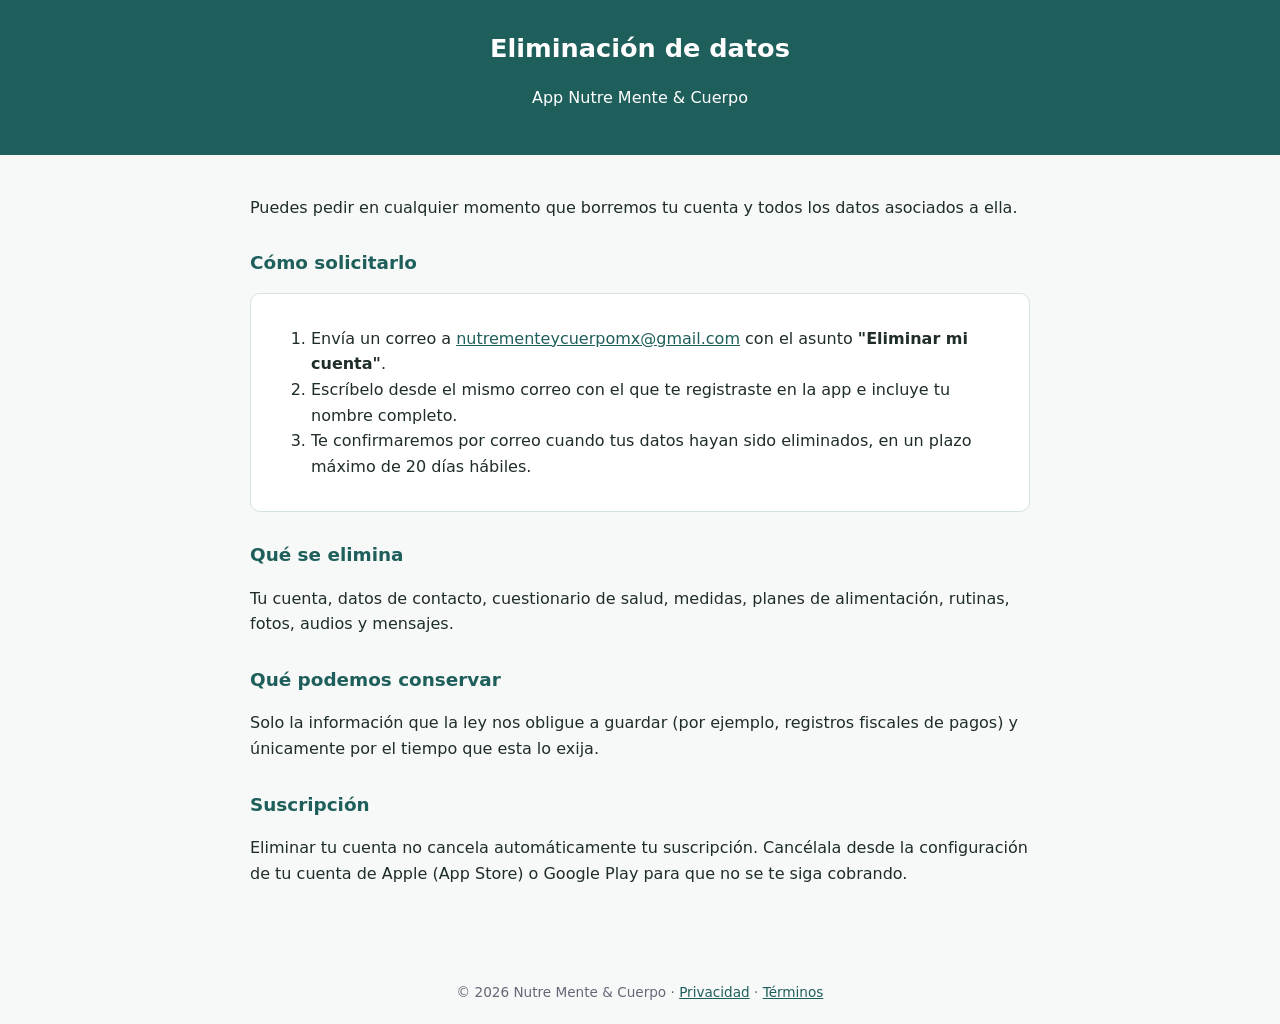
<file: eliminar-datos/index.html>
<!DOCTYPE html>
<html lang="es">
<head>
<meta charset="UTF-8">
<meta name="viewport" content="width=device-width, initial-scale=1.0">
<title>Eliminación de datos | Nutre Mente &amp; Cuerpo</title>
<style>
  body{font-family:system-ui,-apple-system,"Segoe UI",Roboto,sans-serif;margin:0;background:#f7f9f8;color:#1f2d2a;line-height:1.6}
  header{background:#1f5f5b;color:#fff;padding:28px 20px;text-align:center}
  header h1{margin:0;font-size:1.6rem}
  main{max-width:780px;margin:0 auto;padding:24px 20px 60px}
  h2{color:#1f5f5b;font-size:1.15rem;margin-top:28px}
  a{color:#1f5f5b}
  .box{background:#fff;border:1px solid #d6e3e0;border-radius:10px;padding:16px 20px}
  footer{text-align:center;font-size:.85rem;color:#667;padding:20px}
</style>
</head>
<body>
<header><h1>Eliminación de datos</h1><p>App Nutre Mente &amp; Cuerpo</p></header>
<main>
<p>Puedes pedir en cualquier momento que borremos tu cuenta y todos los datos asociados a ella.</p>

<h2>Cómo solicitarlo</h2>
<div class="box">
<ol>
  <li>Envía un correo a <a href="mailto:nutrementeycuerpomx@gmail.com?subject=Eliminar%20mi%20cuenta">nutrementeycuerpomx@gmail.com</a> con el asunto <strong>"Eliminar mi cuenta"</strong>.</li>
  <li>Escríbelo desde el mismo correo con el que te registraste en la app e incluye tu nombre completo.</li>
  <li>Te confirmaremos por correo cuando tus datos hayan sido eliminados, en un plazo máximo de 20 días hábiles.</li>
</ol>
</div>

<h2>Qué se elimina</h2>
<p>Tu cuenta, datos de contacto, cuestionario de salud, medidas, planes de alimentación, rutinas, fotos, audios y mensajes.</p>

<h2>Qué podemos conservar</h2>
<p>Solo la información que la ley nos obligue a guardar (por ejemplo, registros fiscales de pagos) y únicamente por el tiempo que esta lo exija.</p>

<h2>Suscripción</h2>
<p>Eliminar tu cuenta no cancela automáticamente tu suscripción. Cancélala desde la configuración de tu cuenta de Apple (App Store) o Google Play para que no se te siga cobrando.</p>
</main>
<footer>© 2026 Nutre Mente &amp; Cuerpo · <a href="../privacidad/">Privacidad</a> · <a href="../terminos/">Términos</a></footer>
</body>
</html>
</file>
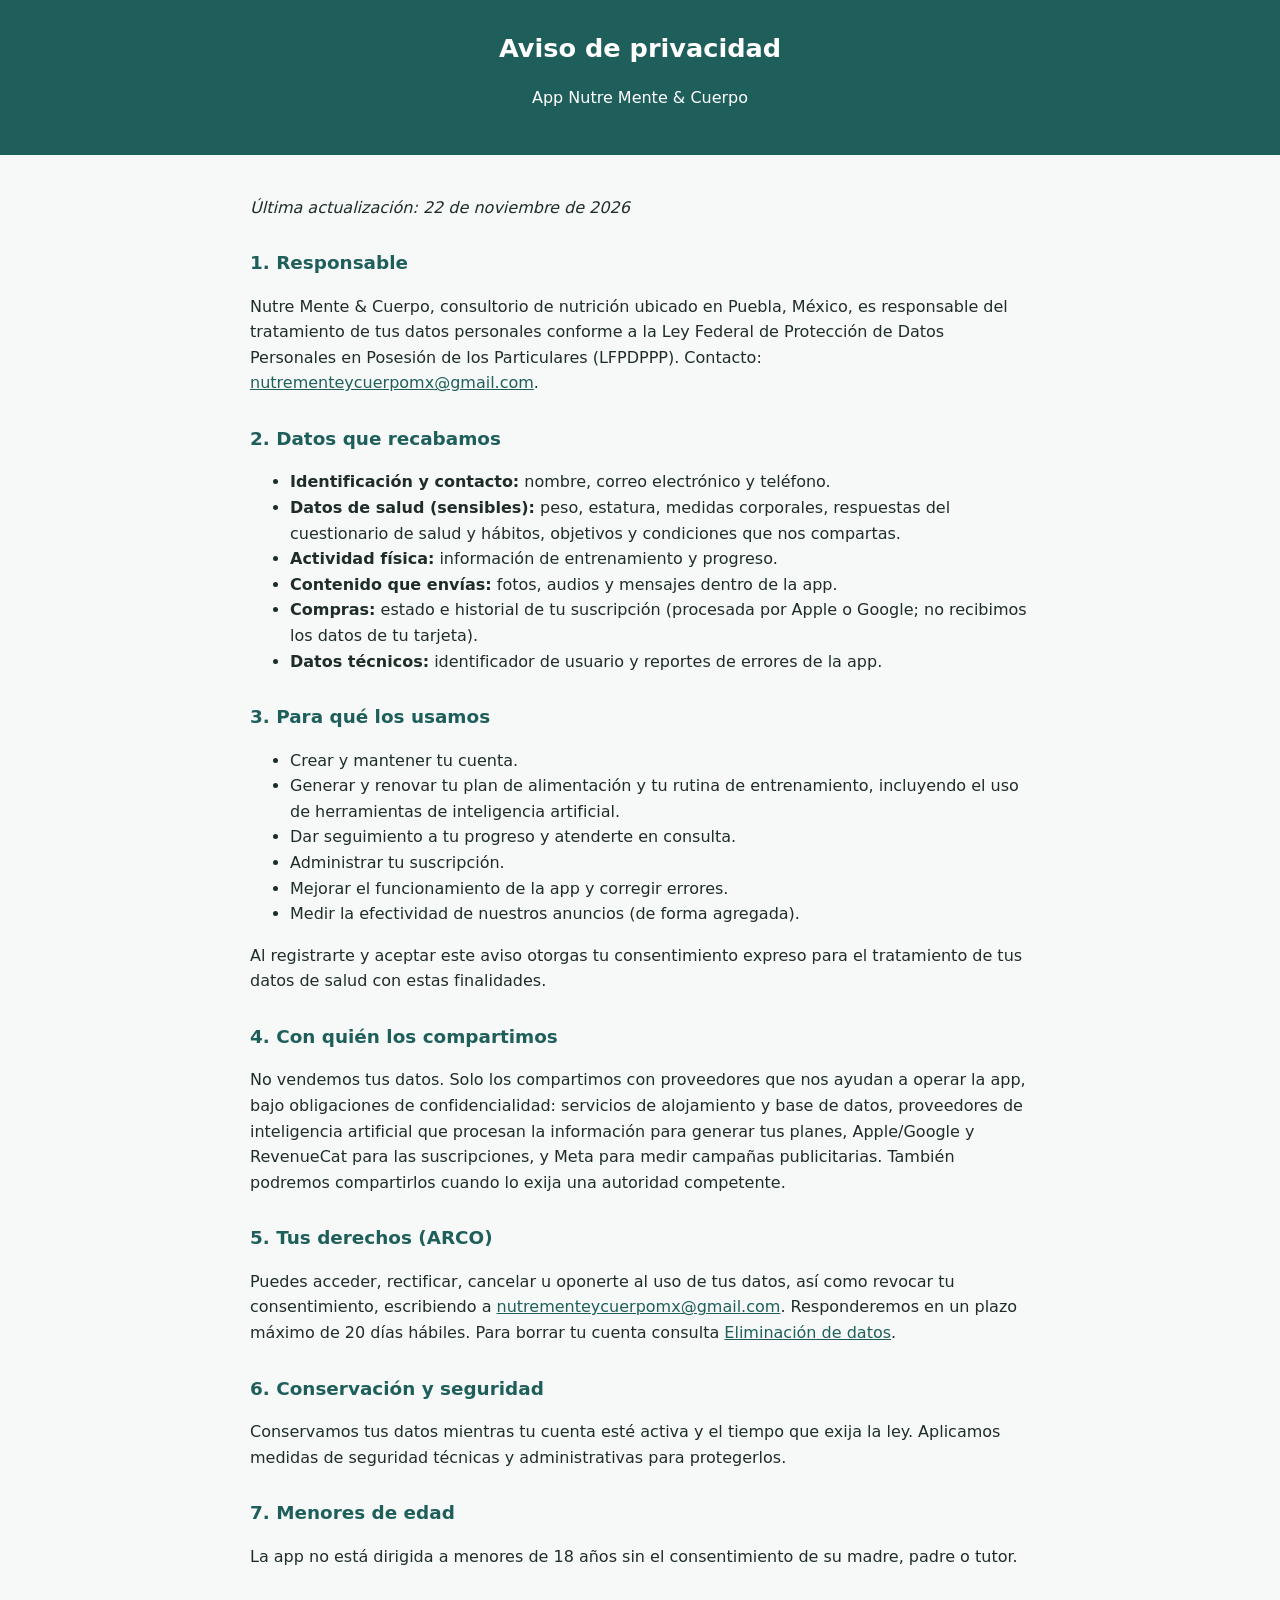
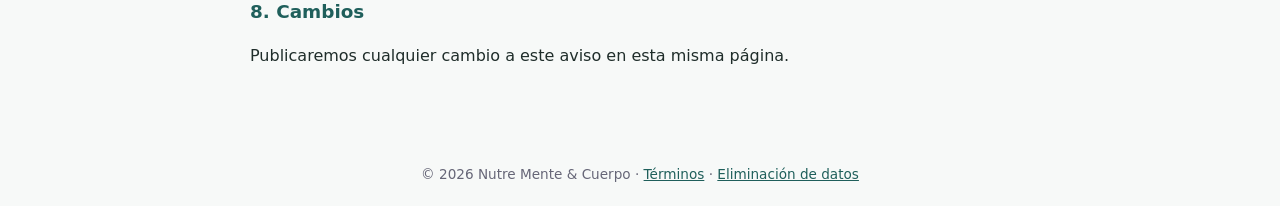
<file: privacidad/index.html>
<!DOCTYPE html>
<html lang="es">
<head>
<meta charset="UTF-8">
<meta name="viewport" content="width=device-width, initial-scale=1.0">
<title>Aviso de privacidad | Nutre Mente &amp; Cuerpo</title>
<style>
  body{font-family:system-ui,-apple-system,"Segoe UI",Roboto,sans-serif;margin:0;background:#f7f9f8;color:#1f2d2a;line-height:1.6}
  header{background:#1f5f5b;color:#fff;padding:28px 20px;text-align:center}
  header h1{margin:0;font-size:1.6rem}
  main{max-width:780px;margin:0 auto;padding:24px 20px 60px}
  h2{color:#1f5f5b;font-size:1.15rem;margin-top:28px}
  a{color:#1f5f5b}
  footer{text-align:center;font-size:.85rem;color:#667;padding:20px}
</style>
</head>
<body>
<header><h1>Aviso de privacidad</h1><p>App Nutre Mente &amp; Cuerpo</p></header>
<main>
<p><em>Última actualización: 22 de noviembre de 2026</em></p>

<h2>1. Responsable</h2>
<p>Nutre Mente &amp; Cuerpo, consultorio de nutrición ubicado en Puebla, México, es responsable del tratamiento de tus datos personales conforme a la Ley Federal de Protección de Datos Personales en Posesión de los Particulares (LFPDPPP). Contacto: <a href="mailto:nutrementeycuerpomx@gmail.com">nutrementeycuerpomx@gmail.com</a>.</p>

<h2>2. Datos que recabamos</h2>
<ul>
  <li><strong>Identificación y contacto:</strong> nombre, correo electrónico y teléfono.</li>
  <li><strong>Datos de salud (sensibles):</strong> peso, estatura, medidas corporales, respuestas del cuestionario de salud y hábitos, objetivos y condiciones que nos compartas.</li>
  <li><strong>Actividad física:</strong> información de entrenamiento y progreso.</li>
  <li><strong>Contenido que envías:</strong> fotos, audios y mensajes dentro de la app.</li>
  <li><strong>Compras:</strong> estado e historial de tu suscripción (procesada por Apple o Google; no recibimos los datos de tu tarjeta).</li>
  <li><strong>Datos técnicos:</strong> identificador de usuario y reportes de errores de la app.</li>
</ul>

<h2>3. Para qué los usamos</h2>
<ul>
  <li>Crear y mantener tu cuenta.</li>
  <li>Generar y renovar tu plan de alimentación y tu rutina de entrenamiento, incluyendo el uso de herramientas de inteligencia artificial.</li>
  <li>Dar seguimiento a tu progreso y atenderte en consulta.</li>
  <li>Administrar tu suscripción.</li>
  <li>Mejorar el funcionamiento de la app y corregir errores.</li>
  <li>Medir la efectividad de nuestros anuncios (de forma agregada).</li>
</ul>
<p>Al registrarte y aceptar este aviso otorgas tu consentimiento expreso para el tratamiento de tus datos de salud con estas finalidades.</p>

<h2>4. Con quién los compartimos</h2>
<p>No vendemos tus datos. Solo los compartimos con proveedores que nos ayudan a operar la app, bajo obligaciones de confidencialidad: servicios de alojamiento y base de datos, proveedores de inteligencia artificial que procesan la información para generar tus planes, Apple/Google y RevenueCat para las suscripciones, y Meta para medir campañas publicitarias. También podremos compartirlos cuando lo exija una autoridad competente.</p>

<h2>5. Tus derechos (ARCO)</h2>
<p>Puedes acceder, rectificar, cancelar u oponerte al uso de tus datos, así como revocar tu consentimiento, escribiendo a <a href="mailto:nutrementeycuerpomx@gmail.com">nutrementeycuerpomx@gmail.com</a>. Responderemos en un plazo máximo de 20 días hábiles. Para borrar tu cuenta consulta <a href="../eliminar-datos/">Eliminación de datos</a>.</p>

<h2>6. Conservación y seguridad</h2>
<p>Conservamos tus datos mientras tu cuenta esté activa y el tiempo que exija la ley. Aplicamos medidas de seguridad técnicas y administrativas para protegerlos.</p>

<h2>7. Menores de edad</h2>
<p>La app no está dirigida a menores de 18 años sin el consentimiento de su madre, padre o tutor.</p>

<h2>8. Cambios</h2>
<p>Publicaremos cualquier cambio a este aviso en esta misma página.</p>
</main>
<footer>© 2026 Nutre Mente &amp; Cuerpo · <a href="../terminos/">Términos</a> · <a href="../eliminar-datos/">Eliminación de datos</a></footer>
</body>
</html>
</file>
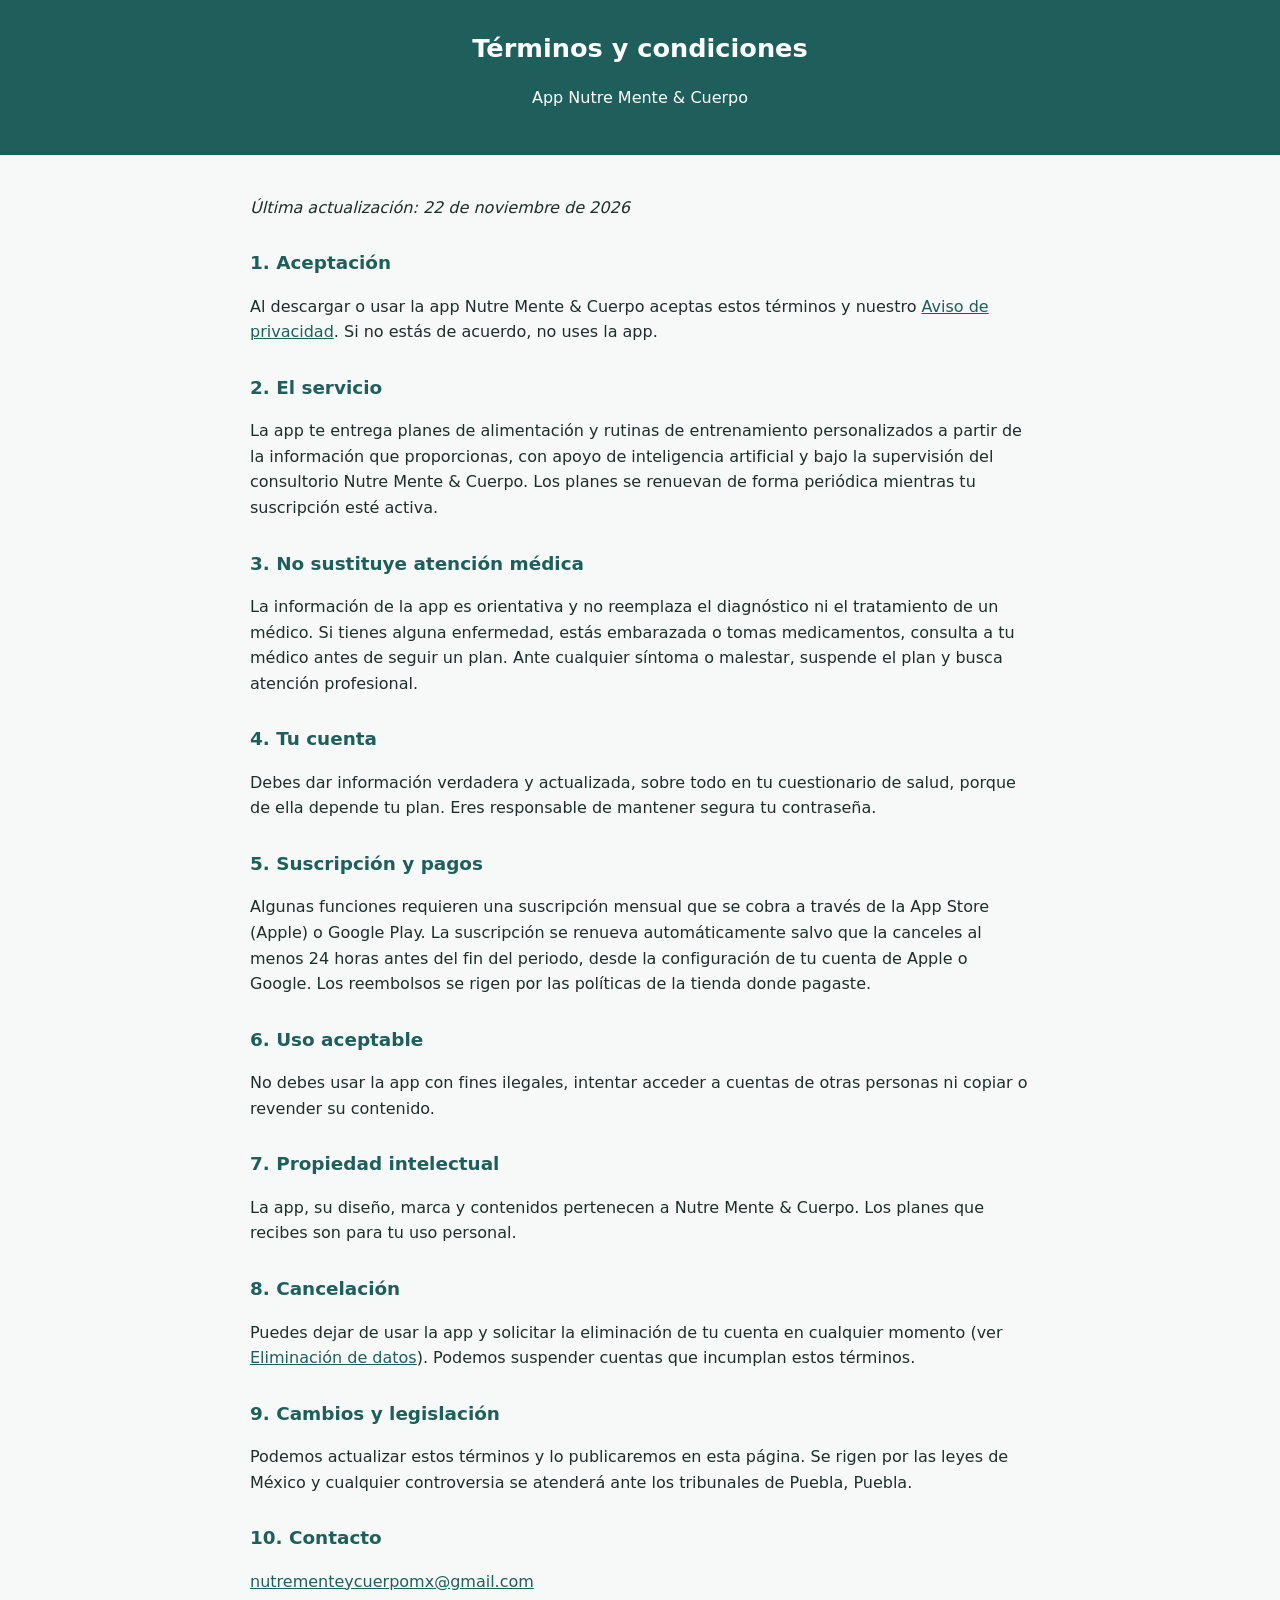
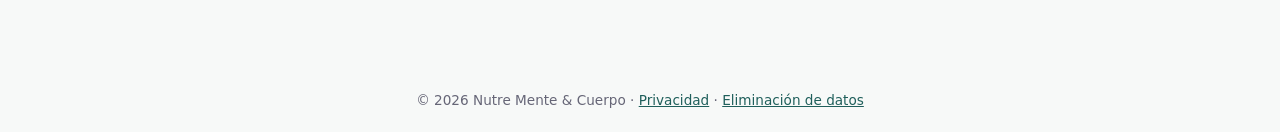
<file: terminos/index.html>
<!DOCTYPE html>
<html lang="es">
<head>
<meta charset="UTF-8">
<meta name="viewport" content="width=device-width, initial-scale=1.0">
<title>Términos y condiciones | Nutre Mente &amp; Cuerpo</title>
<style>
  body{font-family:system-ui,-apple-system,"Segoe UI",Roboto,sans-serif;margin:0;background:#f7f9f8;color:#1f2d2a;line-height:1.6}
  header{background:#1f5f5b;color:#fff;padding:28px 20px;text-align:center}
  header h1{margin:0;font-size:1.6rem}
  main{max-width:780px;margin:0 auto;padding:24px 20px 60px}
  h2{color:#1f5f5b;font-size:1.15rem;margin-top:28px}
  a{color:#1f5f5b}
  footer{text-align:center;font-size:.85rem;color:#667;padding:20px}
</style>
</head>
<body>
<header><h1>Términos y condiciones</h1><p>App Nutre Mente &amp; Cuerpo</p></header>
<main>
<p><em>Última actualización: 22 de noviembre de 2026</em></p>

<h2>1. Aceptación</h2>
<p>Al descargar o usar la app Nutre Mente &amp; Cuerpo aceptas estos términos y nuestro <a href="../privacidad/">Aviso de privacidad</a>. Si no estás de acuerdo, no uses la app.</p>

<h2>2. El servicio</h2>
<p>La app te entrega planes de alimentación y rutinas de entrenamiento personalizados a partir de la información que proporcionas, con apoyo de inteligencia artificial y bajo la supervisión del consultorio Nutre Mente &amp; Cuerpo. Los planes se renuevan de forma periódica mientras tu suscripción esté activa.</p>

<h2>3. No sustituye atención médica</h2>
<p>La información de la app es orientativa y no reemplaza el diagnóstico ni el tratamiento de un médico. Si tienes alguna enfermedad, estás embarazada o tomas medicamentos, consulta a tu médico antes de seguir un plan. Ante cualquier síntoma o malestar, suspende el plan y busca atención profesional.</p>

<h2>4. Tu cuenta</h2>
<p>Debes dar información verdadera y actualizada, sobre todo en tu cuestionario de salud, porque de ella depende tu plan. Eres responsable de mantener segura tu contraseña.</p>

<h2>5. Suscripción y pagos</h2>
<p>Algunas funciones requieren una suscripción mensual que se cobra a través de la App Store (Apple) o Google Play. La suscripción se renueva automáticamente salvo que la canceles al menos 24 horas antes del fin del periodo, desde la configuración de tu cuenta de Apple o Google. Los reembolsos se rigen por las políticas de la tienda donde pagaste.</p>

<h2>6. Uso aceptable</h2>
<p>No debes usar la app con fines ilegales, intentar acceder a cuentas de otras personas ni copiar o revender su contenido.</p>

<h2>7. Propiedad intelectual</h2>
<p>La app, su diseño, marca y contenidos pertenecen a Nutre Mente &amp; Cuerpo. Los planes que recibes son para tu uso personal.</p>

<h2>8. Cancelación</h2>
<p>Puedes dejar de usar la app y solicitar la eliminación de tu cuenta en cualquier momento (ver <a href="../eliminar-datos/">Eliminación de datos</a>). Podemos suspender cuentas que incumplan estos términos.</p>

<h2>9. Cambios y legislación</h2>
<p>Podemos actualizar estos términos y lo publicaremos en esta página. Se rigen por las leyes de México y cualquier controversia se atenderá ante los tribunales de Puebla, Puebla.</p>

<h2>10. Contacto</h2>
<p><a href="mailto:nutrementeycuerpomx@gmail.com">nutrementeycuerpomx@gmail.com</a></p>
</main>
<footer>© 2026 Nutre Mente &amp; Cuerpo · <a href="../privacidad/">Privacidad</a> · <a href="../eliminar-datos/">Eliminación de datos</a></footer>
</body>
</html>
</file>
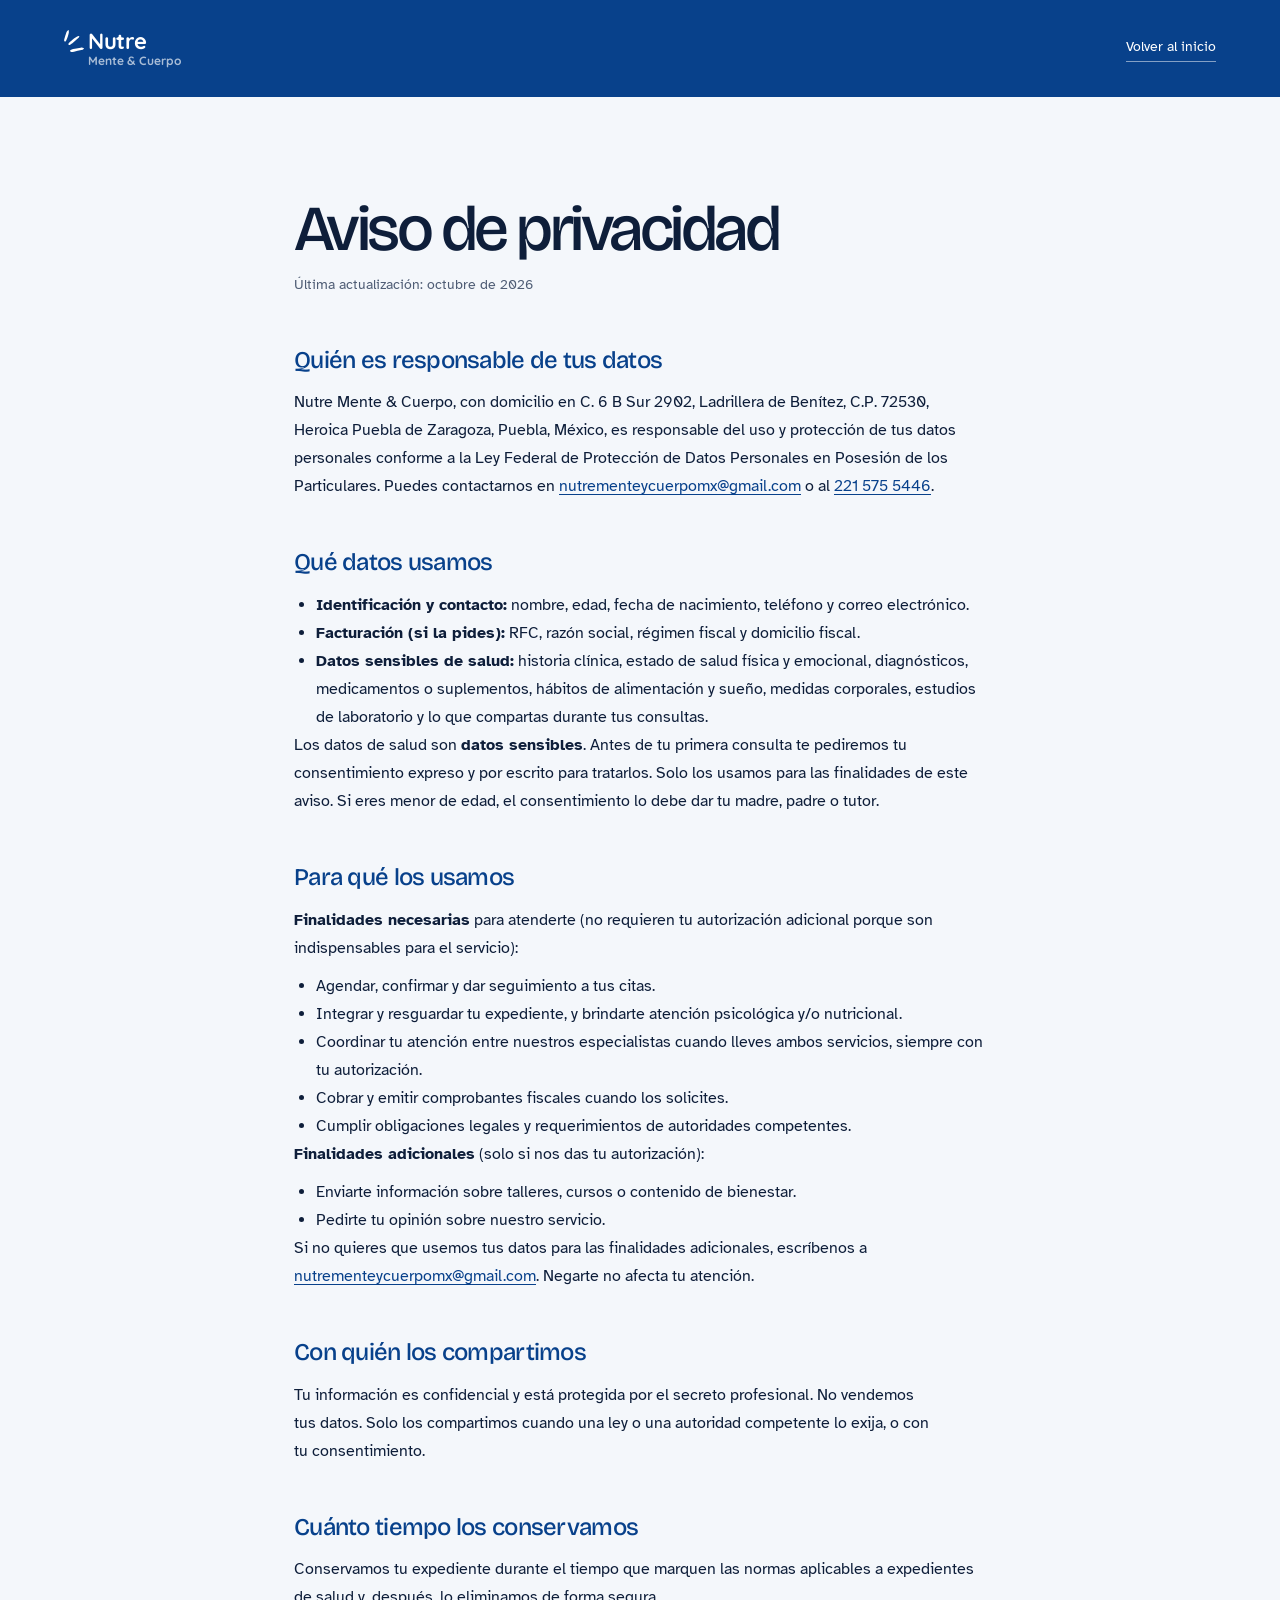
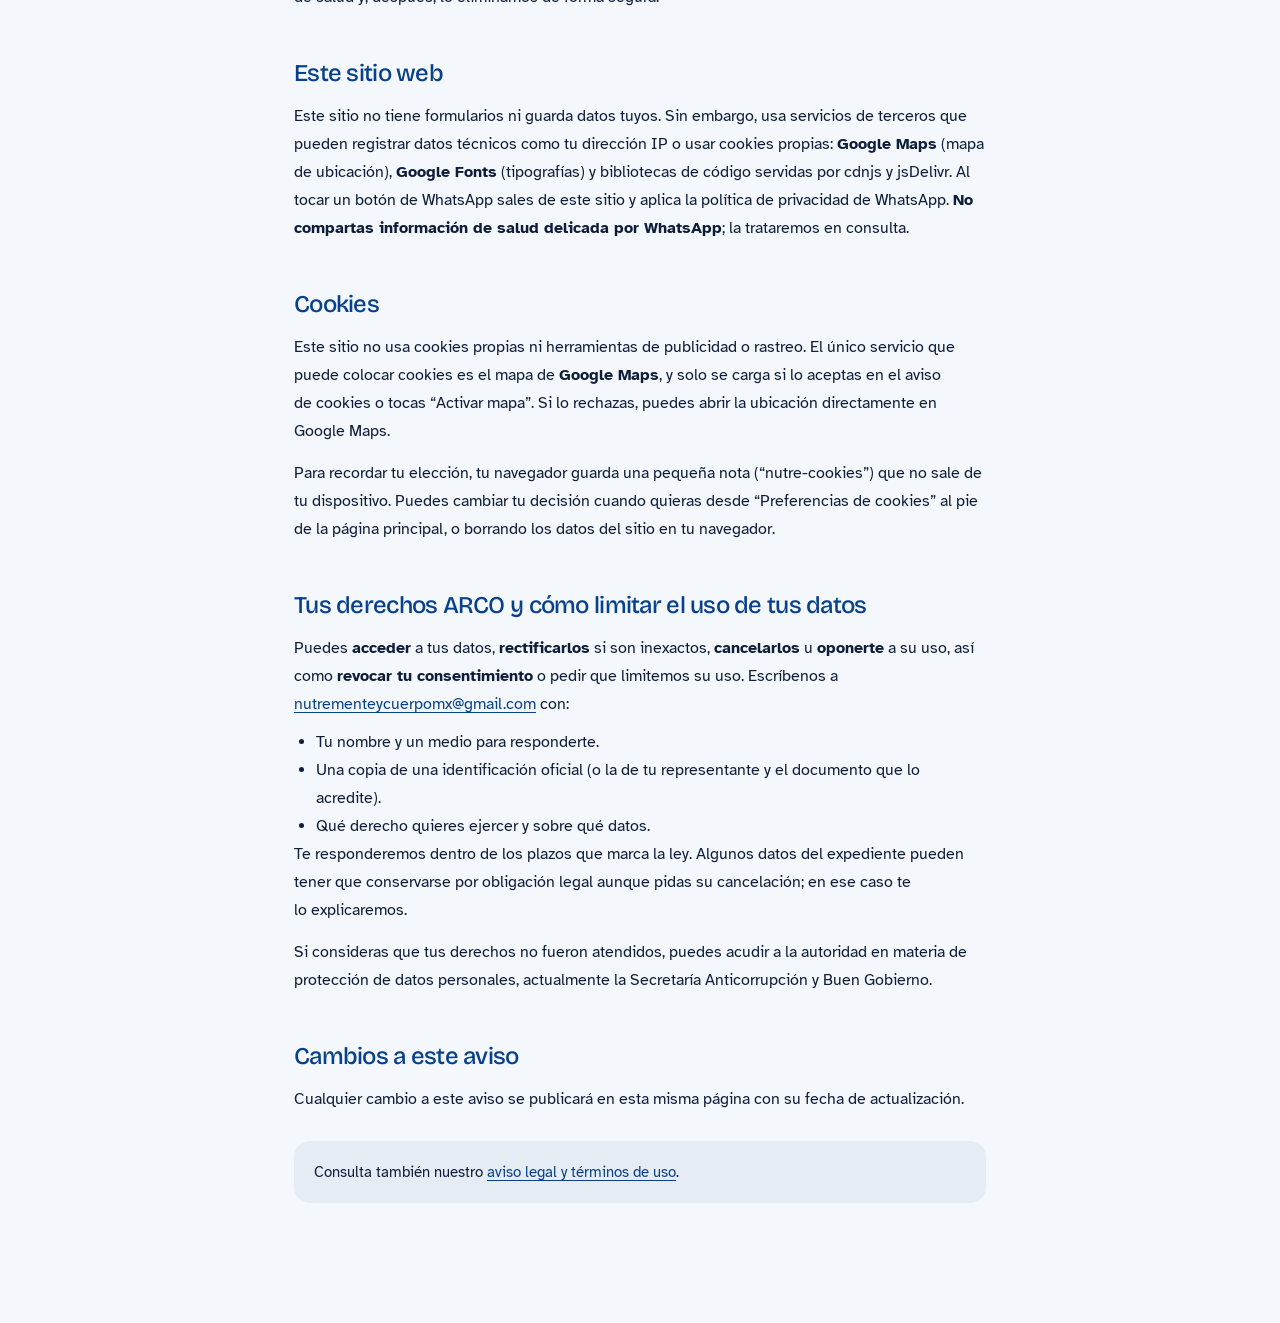
<file: aviso-de-privacidad.html>
<!doctype html>
<html lang="es">
  <head>
    <meta charset="UTF-8" />
    <meta name="viewport" content="width=device-width, initial-scale=1.0" />
    <title>Aviso de privacidad | Nutre Mente & Cuerpo</title>
    <meta name="robots" content="noindex" />
    <meta name="theme-color" content="#08418b" />
    <link rel="icon" href="favicon.svg" type="image/svg+xml" />
    <link rel="preconnect" href="https://fonts.googleapis.com" />
    <link rel="preconnect" href="https://fonts.gstatic.com" crossorigin />
    <link rel="stylesheet" href="https://fonts.googleapis.com/css2?family=Atkinson+Hyperlegible:ital,wght@0,400;0,700;1,400&family=Bricolage+Grotesque:opsz,wght@12..96,400..700&family=Quicksand:wght@500;700&display=swap" />
    <link rel="stylesheet" href="styles.css" />
    <style>
      .legal-page { max-width: 820px; margin: 0 auto; padding: 60px 5vw 120px; }
      .legal-top { padding: 30px 5vw; display: flex; align-items: center; justify-content: space-between; color: white; background: var(--forest); }
      .legal-top a.back { font-size: 14px; border-bottom: 1px solid rgba(255,255,255,.5); padding-bottom: 3px; }
      .legal-page h1 { margin: 40px 0 12px; font: 500 clamp(40px,6vw,64px)/1 var(--display); letter-spacing: -.055em; }
      .legal-page .updated { color: var(--muted); font-size: 14px; }
      .legal-page h2 { margin: 48px 0 14px; font: 500 24px/1.2 var(--display); letter-spacing: -.03em; color: var(--forest); }
      .legal-page p, .legal-page li { color: var(--ink); font-size: 16px; line-height: 1.75; }
      .legal-page p + p { margin-top: 14px; }
      .legal-page ul { margin: 10px 0 0; padding-left: 22px; list-style: disc; }
      .legal-page .note { margin-top: 28px; padding: 18px 20px; border-radius: 16px; background: var(--cream); font-size: 15px; }
      .legal-page a { color: var(--forest); text-decoration: underline; text-underline-offset: 3px; }
    </style>
  </head>
  <body>
    <header class="legal-top">
      <a class="brand brand-light" href="index.html" aria-label="Nutre Mente & Cuerpo, inicio">
        <svg aria-hidden="true" class="mark" viewBox="-0.5 0 265.9 295.4"><path d="M265.4,250.5c-9.2,10.7-21.2,15.6-34.9,18.4c-32.8,6.8-65.4,14.8-98.2,21.7c-10.9,2.2-21.9,3.6-32.9,4.2c-10.1,0.6-17-4.6-18.6-12.2c-1.6-7.9,3-16.1,13.2-18.7c16.8-4.3,34-7,51-10.6c25.8-5.4,51.4-11.5,77.2-16.2c15-2.8,29.9-0.7,43.1,8L265.4,250.5z M56.4,0c-11.1,6.7-20,15.6-24.1,27.9c-10.6,31.8-20.7,63.8-30.4,96c-1.9,6.3-2.4,13-1.5,19.5c0.6,4.3,4.3,10.3,7.8,11.3c4.1,1.1,9.9-1.8,14.2-4.2c2.5-1.4,4.1-5.1,5.4-8.1c14.8-35.8,29.3-71.7,35.6-110.1C65.1,22,61.3,10.8,60,0H56.4z M175.2,87.6c-28.9,18.3-58.2,35.8-81.7,61.4c-5.6,6.1-12.9,10.7-19,16.4c-5.4,5.1-11,10.2-15.2,16.3c-3.8,5.4-4,12.1,1.4,17.3c5.1,4.9,11.3,4.4,16.7,1.1c11.5-7,23.4-13.7,33.7-22.2c20.5-17.1,40.1-35.2,59.9-53c7.8-7,15.6-14.1,23.1-21.4c5.8-5.7,10.5-12.2,9.6-21.6C193,79.2,183.7,82.2,175.2,87.6z" /></svg>
        <span><strong>Nutre</strong><small>Mente &amp; Cuerpo</small></span>
      </a>
      <a class="back" href="index.html">Volver al inicio</a>
    </header>

    <!-- Plantilla base actualizada a la LFPDPPP publicada el 20 de marzo de 2025. Debe revisarla el consultorio, idealmente con un abogado, antes de publicarla. -->
    <main class="legal-page">
      <h1>Aviso de privacidad</h1>
      <p class="updated">Última actualización: octubre de 2026</p>

      <h2>Quién es responsable de tus datos</h2>
      <p>
        <!-- PENDIENTE: nombre completo de la persona física o razón social responsable -->
        Nutre Mente &amp; Cuerpo, con domicilio en C. 6 B Sur 2902, Ladrillera de Benítez, C.P. 72530, Heroica Puebla de Zaragoza, Puebla,
        México, es responsable del uso y protección de tus datos personales conforme a la Ley Federal de
        Protección de Datos Personales en Posesión de los Particulares. Puedes contactarnos en
        <a href="mailto:nutrementeycuerpomx@gmail.com">nutrementeycuerpomx@gmail.com</a> o al
        <a href="tel:+522215755446">221 575 5446</a>.
      </p>

      <h2>Qué datos usamos</h2>
      <ul>
        <li><strong>Identificación y contacto:</strong> nombre, edad, fecha de nacimiento, teléfono y correo electrónico.</li>
        <li><strong>Facturación (si la pides):</strong> RFC, razón social, régimen fiscal y domicilio fiscal.</li>
        <li>
          <strong>Datos sensibles de salud:</strong> historia clínica, estado de salud física y emocional,
          diagnósticos, medicamentos o suplementos, hábitos de alimentación y sueño, medidas corporales,
          estudios de laboratorio y lo que compartas durante tus consultas.
        </li>
      </ul>
      <p>
        Los datos de salud son <strong>datos sensibles</strong>. Antes de tu primera consulta te pediremos tu
        consentimiento expreso y por escrito para tratarlos. Solo los usamos para las finalidades de este aviso.
        Si eres menor de edad, el consentimiento lo debe dar tu madre, padre o tutor.
      </p>

      <h2>Para qué los usamos</h2>
      <p><strong>Finalidades necesarias</strong> para atenderte (no requieren tu autorización adicional porque son indispensables para el servicio):</p>
      <ul>
        <li>Agendar, confirmar y dar seguimiento a tus citas.</li>
        <li>Integrar y resguardar tu expediente, y brindarte atención psicológica y/o nutricional.</li>
        <li>Coordinar tu atención entre nuestros especialistas cuando lleves ambos servicios, siempre con tu autorización.</li>
        <li>Cobrar y emitir comprobantes fiscales cuando los solicites.</li>
        <li>Cumplir obligaciones legales y requerimientos de autoridades competentes.</li>
      </ul>
      <p><strong>Finalidades adicionales</strong> (solo si nos das tu autorización):</p>
      <ul>
        <li>Enviarte información sobre talleres, cursos o contenido de bienestar.</li>
        <li>Pedirte tu opinión sobre nuestro servicio.</li>
      </ul>
      <p>
        Si no quieres que usemos tus datos para las finalidades adicionales, escríbenos a
        <a href="mailto:nutrementeycuerpomx@gmail.com">nutrementeycuerpomx@gmail.com</a>. Negarte no afecta tu atención.
      </p>

      <h2>Con quién los compartimos</h2>
      <p>
        Tu información es confidencial y está protegida por el secreto profesional. No vendemos tus datos.
        Solo los compartimos cuando una ley o una autoridad competente lo exija, o con tu consentimiento.
      </p>

      <h2>Cuánto tiempo los conservamos</h2>
      <p>
        Conservamos tu expediente durante el tiempo que marquen las normas aplicables a expedientes de salud
        y, después, lo eliminamos de forma segura.
      </p>

      <h2>Este sitio web</h2>
      <p>
        Este sitio no tiene formularios ni guarda datos tuyos. Sin embargo, usa servicios de terceros que pueden
        registrar datos técnicos como tu dirección IP o usar cookies propias: <strong>Google Maps</strong> (mapa de
        ubicación), <strong>Google Fonts</strong> (tipografías) y bibliotecas de código servidas por cdnjs y jsDelivr.
        Al tocar un botón de WhatsApp sales de este sitio y aplica la política de privacidad de WhatsApp.
        <strong>No compartas información de salud delicada por WhatsApp</strong>; la trataremos en consulta.
      </p>

      <h2>Cookies</h2>
      <p>
        Este sitio no usa cookies propias ni herramientas de publicidad o rastreo. El único servicio que puede
        colocar cookies es el mapa de <strong>Google Maps</strong>, y solo se carga si lo aceptas en el aviso de
        cookies o tocas “Activar mapa”. Si lo rechazas, puedes abrir la ubicación directamente en Google Maps.
      </p>
      <p>
        Para recordar tu elección, tu navegador guarda una pequeña nota (“nutre-cookies”) que no sale de tu
        dispositivo. Puedes cambiar tu decisión cuando quieras desde “Preferencias de cookies” al pie de la página
        principal, o borrando los datos del sitio en tu navegador.
      </p>

      <h2>Tus derechos ARCO y cómo limitar el uso de tus datos</h2>
      <p>
        Puedes <strong>acceder</strong> a tus datos, <strong>rectificarlos</strong> si son inexactos,
        <strong>cancelarlos</strong> u <strong>oponerte</strong> a su uso, así como <strong>revocar tu consentimiento</strong>
        o pedir que limitemos su uso. Escríbenos a
        <a href="mailto:nutrementeycuerpomx@gmail.com">nutrementeycuerpomx@gmail.com</a> con:
      </p>
      <ul>
        <li>Tu nombre y un medio para responderte.</li>
        <li>Una copia de una identificación oficial (o la de tu representante y el documento que lo acredite).</li>
        <li>Qué derecho quieres ejercer y sobre qué datos.</li>
      </ul>
      <p>
        Te responderemos dentro de los plazos que marca la ley. Algunos datos del expediente pueden tener que
        conservarse por obligación legal aunque pidas su cancelación; en ese caso te lo explicaremos.
      </p>
      <p>
        Si consideras que tus derechos no fueron atendidos, puedes acudir a la autoridad en materia de protección
        de datos personales, actualmente la Secretaría Anticorrupción y Buen Gobierno.
      </p>

      <h2>Cambios a este aviso</h2>
      <p>Cualquier cambio a este aviso se publicará en esta misma página con su fecha de actualización.</p>

      <p class="note">Consulta también nuestro <a href="aviso-legal.html">aviso legal y términos de uso</a>.</p>
    </main>
  </body>
</html>
</file>
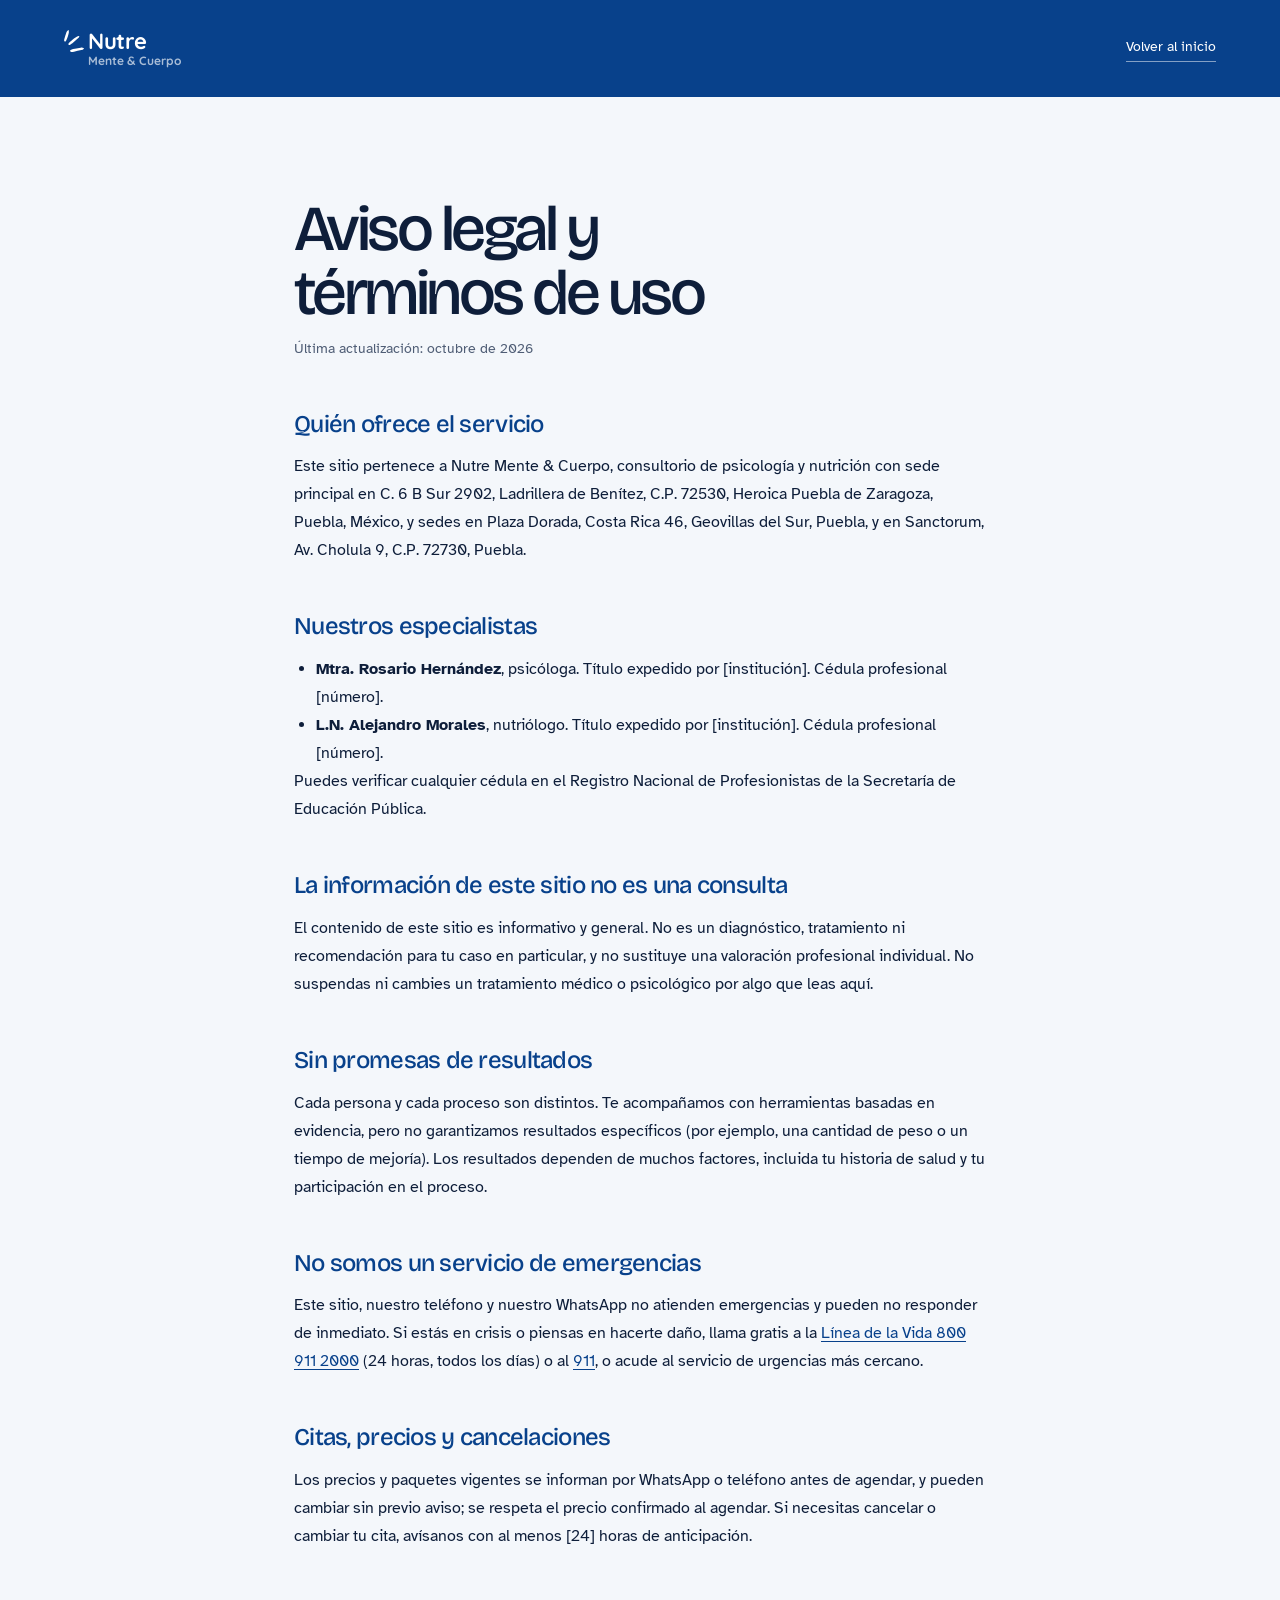
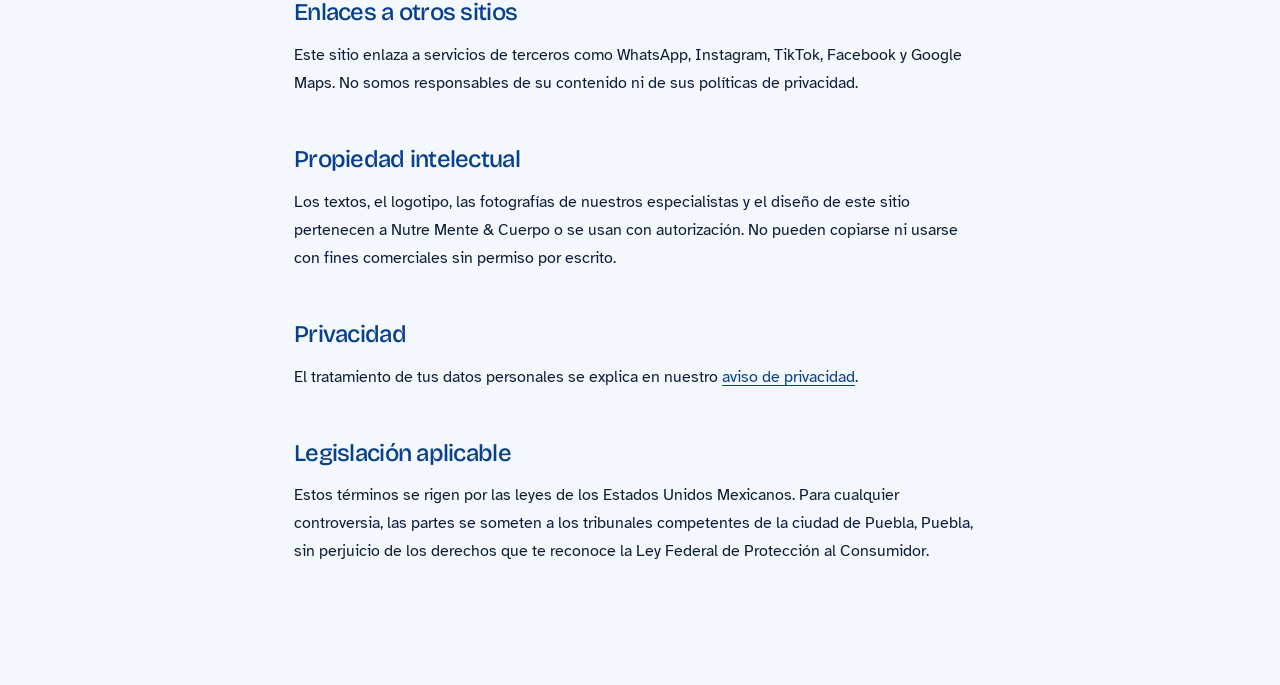
<file: aviso-legal.html>
<!doctype html>
<html lang="es">
  <head>
    <meta charset="UTF-8" />
    <meta name="viewport" content="width=device-width, initial-scale=1.0" />
    <title>Aviso legal | Nutre Mente & Cuerpo</title>
    <meta name="robots" content="noindex" />
    <meta name="theme-color" content="#08418b" />
    <link rel="icon" href="favicon.svg" type="image/svg+xml" />
    <link rel="preconnect" href="https://fonts.googleapis.com" />
    <link rel="preconnect" href="https://fonts.gstatic.com" crossorigin />
    <link rel="stylesheet" href="https://fonts.googleapis.com/css2?family=Atkinson+Hyperlegible:ital,wght@0,400;0,700;1,400&family=Bricolage+Grotesque:opsz,wght@12..96,400..700&family=Quicksand:wght@500;700&display=swap" />
    <link rel="stylesheet" href="styles.css" />
    <style>
      .legal-page { max-width: 820px; margin: 0 auto; padding: 60px 5vw 120px; }
      .legal-top { padding: 30px 5vw; display: flex; align-items: center; justify-content: space-between; color: white; background: var(--forest); }
      .legal-top a.back { font-size: 14px; border-bottom: 1px solid rgba(255,255,255,.5); padding-bottom: 3px; }
      .legal-page h1 { margin: 40px 0 12px; font: 500 clamp(40px,6vw,64px)/1 var(--display); letter-spacing: -.055em; }
      .legal-page .updated { color: var(--muted); font-size: 14px; }
      .legal-page h2 { margin: 48px 0 14px; font: 500 24px/1.2 var(--display); letter-spacing: -.03em; color: var(--forest); }
      .legal-page p, .legal-page li { color: var(--ink); font-size: 16px; line-height: 1.75; }
      .legal-page p + p { margin-top: 14px; }
      .legal-page ul { margin: 10px 0 0; padding-left: 22px; list-style: disc; }
      .legal-page .note { margin-top: 28px; padding: 18px 20px; border-radius: 16px; background: var(--cream); font-size: 15px; }
      .legal-page a { color: var(--forest); text-decoration: underline; text-underline-offset: 3px; }
    </style>
  </head>
  <body>
    <header class="legal-top">
      <a class="brand brand-light" href="index.html" aria-label="Nutre Mente & Cuerpo, inicio">
        <svg aria-hidden="true" class="mark" viewBox="-0.5 0 265.9 295.4"><path d="M265.4,250.5c-9.2,10.7-21.2,15.6-34.9,18.4c-32.8,6.8-65.4,14.8-98.2,21.7c-10.9,2.2-21.9,3.6-32.9,4.2c-10.1,0.6-17-4.6-18.6-12.2c-1.6-7.9,3-16.1,13.2-18.7c16.8-4.3,34-7,51-10.6c25.8-5.4,51.4-11.5,77.2-16.2c15-2.8,29.9-0.7,43.1,8L265.4,250.5z M56.4,0c-11.1,6.7-20,15.6-24.1,27.9c-10.6,31.8-20.7,63.8-30.4,96c-1.9,6.3-2.4,13-1.5,19.5c0.6,4.3,4.3,10.3,7.8,11.3c4.1,1.1,9.9-1.8,14.2-4.2c2.5-1.4,4.1-5.1,5.4-8.1c14.8-35.8,29.3-71.7,35.6-110.1C65.1,22,61.3,10.8,60,0H56.4z M175.2,87.6c-28.9,18.3-58.2,35.8-81.7,61.4c-5.6,6.1-12.9,10.7-19,16.4c-5.4,5.1-11,10.2-15.2,16.3c-3.8,5.4-4,12.1,1.4,17.3c5.1,4.9,11.3,4.4,16.7,1.1c11.5-7,23.4-13.7,33.7-22.2c20.5-17.1,40.1-35.2,59.9-53c7.8-7,15.6-14.1,23.1-21.4c5.8-5.7,10.5-12.2,9.6-21.6C193,79.2,183.7,82.2,175.2,87.6z" /></svg>
        <span><strong>Nutre</strong><small>Mente &amp; Cuerpo</small></span>
      </a>
      <a class="back" href="index.html">Volver al inicio</a>
    </header>

    <!-- Plantilla base. Debe revisarla el consultorio, idealmente con un abogado, antes de publicarla. -->
    <main class="legal-page">
      <h1>Aviso legal y términos de uso</h1>
      <p class="updated">Última actualización: octubre de 2026</p>

      <h2>Quién ofrece el servicio</h2>
      <p>
        <!-- PENDIENTE: nombre completo o razón social del titular del consultorio -->
        Este sitio pertenece a Nutre Mente &amp; Cuerpo, consultorio de psicología y nutrición con sede principal en
        C. 6 B Sur 2902, Ladrillera de Benítez, C.P. 72530, Heroica Puebla de Zaragoza, Puebla, México, y sedes en Plaza Dorada, Costa Rica 46, Geovillas del Sur, Puebla, y en
        Sanctorum, Av. Cholula 9, C.P. 72730, Puebla.
      </p>

      <h2>Nuestros especialistas</h2>
      <!-- OBLIGATORIO (Art. 83 Ley General de Salud): institución que expidió el título y número de cédula profesional -->
      <ul>
        <li><strong>Mtra. Rosario Hernández</strong>, psicóloga. Título expedido por [institución]. Cédula profesional [número].</li>
        <li><strong>L.N. Alejandro Morales</strong>, nutriólogo. Título expedido por [institución]. Cédula profesional [número].</li>
      </ul>
      <p>Puedes verificar cualquier cédula en el Registro Nacional de Profesionistas de la Secretaría de Educación Pública.</p>

      <h2>La información de este sitio no es una consulta</h2>
      <p>
        El contenido de este sitio es informativo y general. No es un diagnóstico, tratamiento ni recomendación
        para tu caso en particular, y no sustituye una valoración profesional individual. No suspendas ni cambies
        un tratamiento médico o psicológico por algo que leas aquí.
      </p>

      <h2>Sin promesas de resultados</h2>
      <p>
        Cada persona y cada proceso son distintos. Te acompañamos con herramientas basadas en evidencia, pero no
        garantizamos resultados específicos (por ejemplo, una cantidad de peso o un tiempo de mejoría). Los resultados
        dependen de muchos factores, incluida tu historia de salud y tu participación en el proceso.
      </p>

      <h2>No somos un servicio de emergencias</h2>
      <p>
        Este sitio, nuestro teléfono y nuestro WhatsApp no atienden emergencias y pueden no responder de inmediato.
        Si estás en crisis o piensas en hacerte daño, llama gratis a la <a href="tel:8009112000">Línea de la Vida
        800 911 2000</a> (24 horas, todos los días) o al <a href="tel:911">911</a>, o acude al servicio de urgencias
        más cercano.
      </p>

      <h2>Citas, precios y cancelaciones</h2>
      <!-- PENDIENTE: el consultorio debe definir su política de cancelación y anticipación -->
      <p>
        Los precios y paquetes vigentes se informan por WhatsApp o teléfono antes de agendar, y pueden cambiar
        sin previo aviso; se respeta el precio confirmado al agendar. Si necesitas cancelar o cambiar tu cita,
        avísanos con al menos [24] horas de anticipación.
      </p>

      <h2>Enlaces a otros sitios</h2>
      <p>
        Este sitio enlaza a servicios de terceros como WhatsApp, Instagram, TikTok, Facebook y Google Maps.
        No somos responsables de su contenido ni de sus políticas de privacidad.
      </p>

      <h2>Propiedad intelectual</h2>
      <p>
        Los textos, el logotipo, las fotografías de nuestros especialistas y el diseño de este sitio pertenecen a
        Nutre Mente &amp; Cuerpo o se usan con autorización. No pueden copiarse ni usarse con fines comerciales sin
        permiso por escrito.
      </p>

      <h2>Privacidad</h2>
      <p>El tratamiento de tus datos personales se explica en nuestro <a href="aviso-de-privacidad.html">aviso de privacidad</a>.</p>

      <h2>Legislación aplicable</h2>
      <p>
        Estos términos se rigen por las leyes de los Estados Unidos Mexicanos. Para cualquier controversia, las partes
        se someten a los tribunales competentes de la ciudad de Puebla, Puebla, sin perjuicio de los derechos que te
        reconoce la Ley Federal de Protección al Consumidor.
      </p>
    </main>
  </body>
</html>
</file>
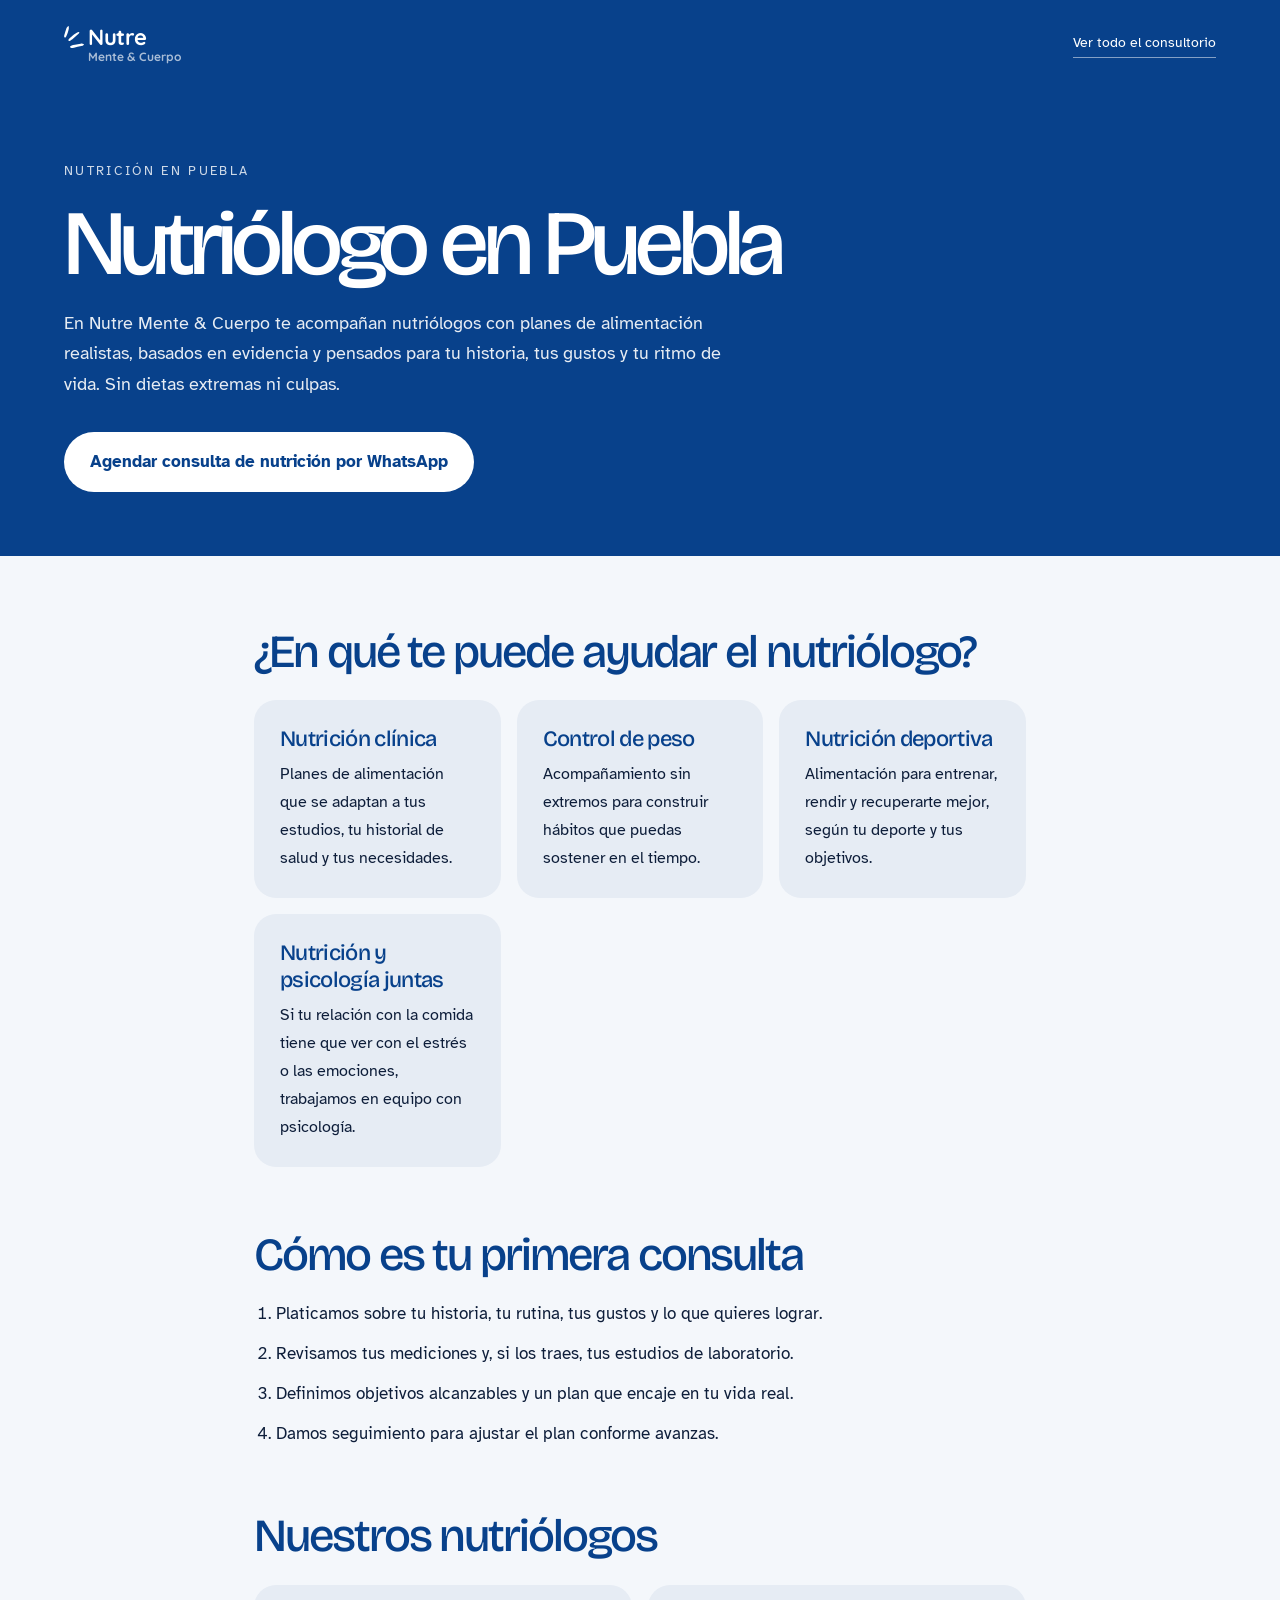
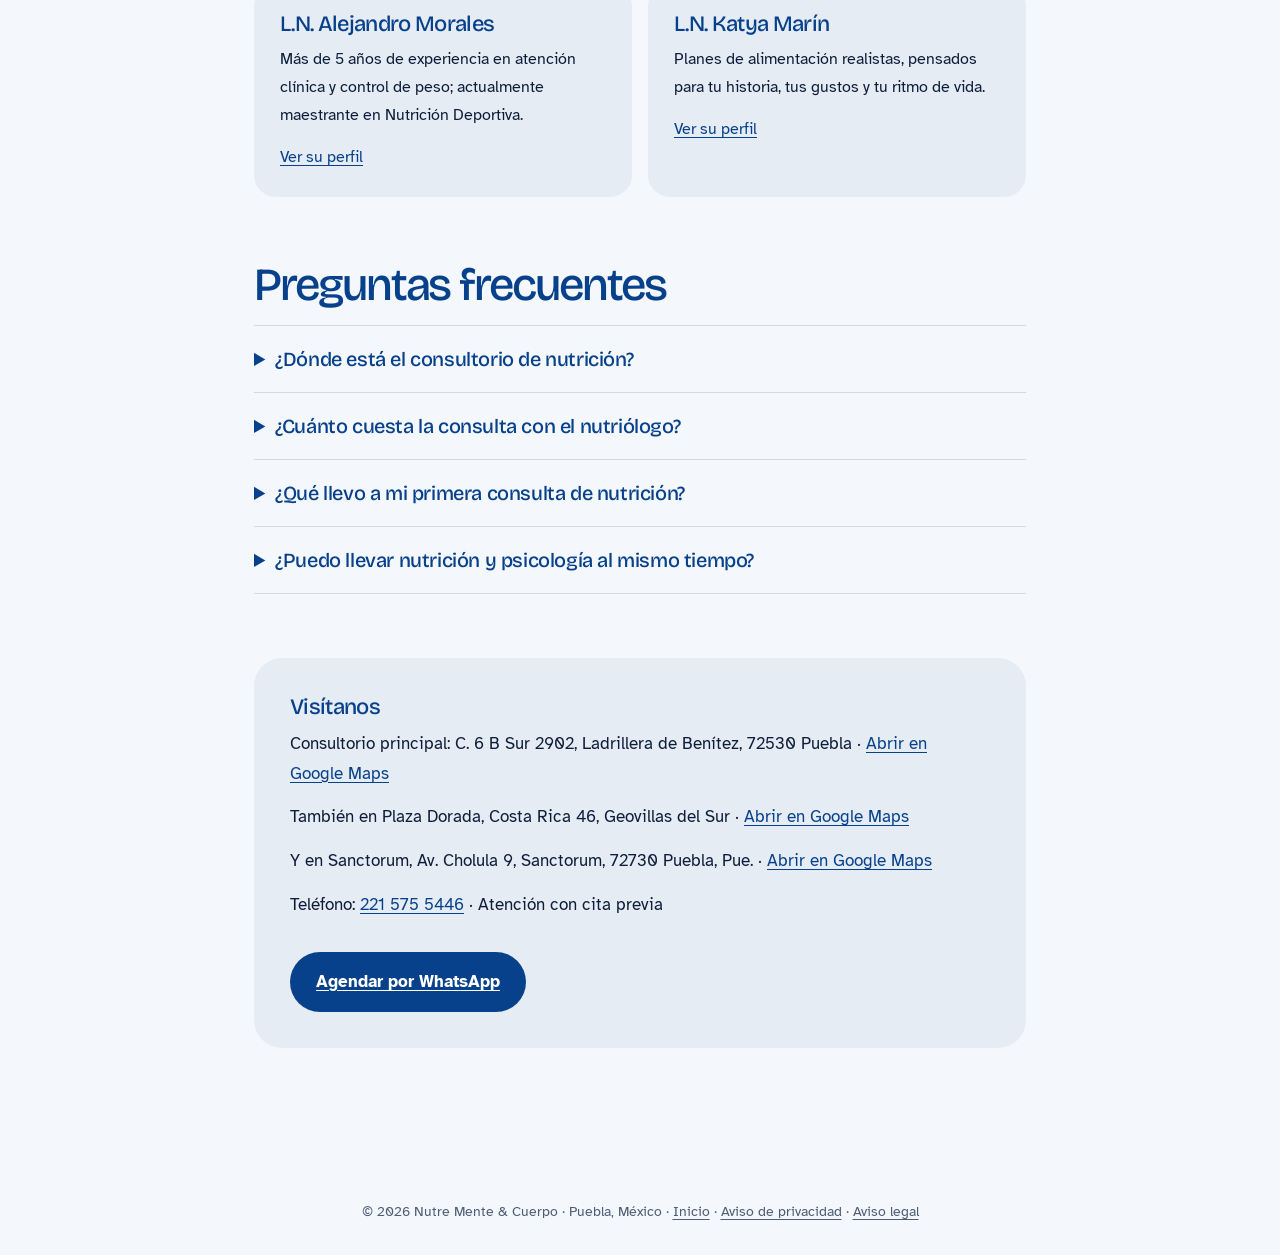
<file: nutriologo-puebla.html>
<!doctype html>
<html lang="es">
  <head>
    <meta charset="UTF-8" />
    <meta name="viewport" content="width=device-width, initial-scale=1.0, viewport-fit=cover" />
    <title>Nutriólogo en Puebla | Nutre Mente & Cuerpo</title>
    <meta name="description" content="Nutriólogos en Puebla: consulta de nutrición clínica, control de peso y nutrición deportiva con planes realistas. Consultorio principal en Ladrillera de Benítez y sedes en Plaza Dorada y Sanctorum. Agenda por WhatsApp." />
    <link rel="canonical" href="https://nutrementeycuerpo.github.io/nutriologo-puebla.html" />
    <meta name="theme-color" content="#08418b" />
    <link rel="icon" href="favicon.svg" type="image/svg+xml" />
    <link rel="apple-touch-icon" href="apple-touch-icon.png" />

    <meta property="og:type" content="website" />
    <meta property="og:locale" content="es_MX" />
    <meta property="og:title" content="Nutriólogo en Puebla | Nutre Mente & Cuerpo" />
    <meta property="og:description" content="Nutrición clínica, control de peso y nutrición deportiva en Puebla, con planes que se adaptan a tu vida." />
    <meta property="og:url" content="https://nutrementeycuerpo.github.io/nutriologo-puebla.html" />
    <meta property="og:image" content="https://nutrementeycuerpo.github.io/og-image.jpg" />
    <meta name="twitter:card" content="summary_large_image" />

    <link rel="preconnect" href="https://fonts.googleapis.com" />
    <link rel="preconnect" href="https://fonts.gstatic.com" crossorigin />
    <link rel="stylesheet" href="https://fonts.googleapis.com/css2?family=Atkinson+Hyperlegible:ital,wght@0,400;0,700;1,400&family=Bricolage+Grotesque:opsz,wght@12..96,400..700&family=Quicksand:wght@500;700&display=swap" />
    <link rel="stylesheet" href="styles.css?v=20261006u" />
    <style>
      .np-top { padding: 26px 5vw; display: flex; align-items: center; justify-content: space-between; gap: 16px; color: white; background: var(--forest); }
      .np-top a.back { font-size: 14px; border-bottom: 1px solid rgba(255,255,255,.5); padding-bottom: 3px; }
      .np-hero { padding: 72px 5vw 64px; background: var(--forest); color: white; }
      .np-hero .kicker { font-size: 13px; letter-spacing: .18em; text-transform: uppercase; opacity: .8; }
      .np-hero h1 { max-width: 15ch; margin: 18px 0 20px; font: 500 clamp(44px, 8vw, 92px)/.95 var(--display); letter-spacing: -.055em; }
      .np-hero p { max-width: 56ch; font-size: 18px; line-height: 1.7; opacity: .9; }
      .np-cta { display: inline-flex; align-items: center; gap: 12px; margin-top: 32px; padding: 16px 26px; border-radius: 999px; background: white; color: var(--forest); font-weight: 700; }
      .np-cta.dark { background: var(--forest); color: white; }
      .np-main { max-width: 900px; margin: 0 auto; padding: 72px 5vw 120px; }
      .np-main h2 { margin: 64px 0 16px; font: 500 clamp(30px, 4.4vw, 46px)/1.05 var(--display); letter-spacing: -.045em; color: var(--forest); }
      .np-main h2:first-child { margin-top: 0; }
      .np-main h3 { margin: 0 0 8px; font: 500 22px/1.2 var(--display); letter-spacing: -.03em; color: var(--forest); }
      .np-main p, .np-main li { color: var(--ink); font-size: 17px; line-height: 1.75; }
      .np-main p + p { margin-top: 14px; }
      .np-grid { display: grid; grid-template-columns: repeat(auto-fit, minmax(240px, 1fr)); gap: 16px; margin-top: 24px; }
      .np-card { padding: 26px; border-radius: 22px; background: var(--cream); }
      .np-card p { font-size: 16px; }
      .np-steps { margin-top: 20px; padding-left: 22px; list-style: decimal; }
      .np-steps li + li { margin-top: 10px; }
      .np-team { display: grid; grid-template-columns: repeat(auto-fit, minmax(240px, 1fr)); gap: 16px; margin-top: 24px; }
      .np-team .np-card a { color: var(--forest); text-decoration: underline; text-underline-offset: 3px; }
      .np-faq details { border-top: 1px solid rgba(0,0,0,.12); padding: 20px 0; }
      .np-faq details:last-child { border-bottom: 1px solid rgba(0,0,0,.12); }
      .np-faq summary { cursor: pointer; font: 500 20px/1.3 var(--display); letter-spacing: -.02em; color: var(--forest); }
      .np-faq details p { margin-top: 12px; }
      .np-visit { margin-top: 64px; padding: 36px; border-radius: 28px; background: var(--cream); }
      .np-visit a { color: var(--forest); text-decoration: underline; text-underline-offset: 3px; }
      .np-foot { padding: 32px 5vw; text-align: center; font-size: 14px; color: var(--muted); }
      .np-foot a { text-decoration: underline; text-underline-offset: 3px; }
    </style>
    <script type="application/ld+json">
      {
        "@context": "https://schema.org",
        "@type": "MedicalBusiness",
        "name": "Nutre Mente & Cuerpo",
        "url": "https://nutrementeycuerpo.github.io/nutriologo-puebla.html",
        "image": "https://nutrementeycuerpo.github.io/og-image.jpg",
        "telephone": "+52 221 575 5446",
        "email": "nutrementeycuerpomx@gmail.com",
        "medicalSpecialty": "DietNutrition",
        "areaServed": { "@type": "City", "name": "Puebla" },
        "hasMap": "https://www.google.com/maps/search/?api=1&query=C.+6+B+Sur+2902%2C+Ladrillera+de+Ben%C3%ADtez%2C+72530+Puebla%2C+Pue.",
        "location": [{ "@type": "Place", "name": "Nutre Mente & Cuerpo · Plaza Dorada", "address": { "@type": "PostalAddress", "streetAddress": "Costa Rica 46, Plaza Dorada, Geovillas del Sur", "addressLocality": "Puebla", "addressRegion": "Puebla", "addressCountry": "MX" } }, { "@type": "Place", "name": "Nutre Mente & Cuerpo · Sanctorum", "address": { "@type": "PostalAddress", "streetAddress": "Av. Cholula 9, Sanctorum", "postalCode": "72730", "addressLocality": "Puebla", "addressRegion": "Puebla", "addressCountry": "MX" } }],
        "address": {
          "@type": "PostalAddress",
          "streetAddress": "C. 6 B Sur 2902, Ladrillera de Benítez",
          "postalCode": "72530",
          "addressLocality": "Heroica Puebla de Zaragoza",
          "addressRegion": "Puebla",
          "addressCountry": "MX"
        }
      }
    </script>
    <script type="application/ld+json">
      {
        "@context": "https://schema.org",
        "@type": "FAQPage",
        "mainEntity": [
          { "@type": "Question", "name": "¿Dónde está el consultorio de nutrición?", "acceptedAnswer": { "@type": "Answer", "text": "El consultorio principal está en C. 6 B Sur 2902, Ladrillera de Benítez, 72530 Puebla. También atendemos en Plaza Dorada (Costa Rica 46, Geovillas del Sur) y en Sanctorum (Av. Cholula 9, 72730). La atención es con cita previa." } },
          { "@type": "Question", "name": "¿Cuánto cuesta la consulta con el nutriólogo?", "acceptedAnswer": { "@type": "Answer", "text": "El costo depende del servicio. Escríbenos por WhatsApp y te compartimos los precios y paquetes vigentes." } },
          { "@type": "Question", "name": "¿Qué llevo a mi primera consulta de nutrición?", "acceptedAnswer": { "@type": "Answer", "text": "Si los tienes, estudios de laboratorio recientes y la lista de medicamentos o suplementos que tomas." } },
          { "@type": "Question", "name": "¿Puedo llevar nutrición y psicología al mismo tiempo?", "acceptedAnswer": { "@type": "Answer", "text": "Sí. Cuando lo necesitas, nutriólogo y psicóloga trabajan coordinados para que tu proceso sea integral." } }
        ]
      }
    </script>
  </head>
  <body>
    <header class="np-top">
      <a class="brand brand-light" href="./" aria-label="Nutre Mente & Cuerpo, inicio">
        <svg aria-hidden="true" class="mark" viewBox="-0.5 0 265.9 295.4"><path d="M265.4,250.5c-9.2,10.7-21.2,15.6-34.9,18.4c-32.8,6.8-65.4,14.8-98.2,21.7c-10.9,2.2-21.9,3.6-32.9,4.2c-10.1,0.6-17-4.6-18.6-12.2c-1.6-7.9,3-16.1,13.2-18.7c16.8-4.3,34-7,51-10.6c25.8-5.4,51.4-11.5,77.2-16.2c15-2.8,29.9-0.7,43.1,8L265.4,250.5z M56.4,0c-11.1,6.7-20,15.6-24.1,27.9c-10.6,31.8-20.7,63.8-30.4,96c-1.9,6.3-2.4,13-1.5,19.5c0.6,4.3,4.3,10.3,7.8,11.3c4.1,1.1,9.9-1.8,14.2-4.2c2.5-1.4,4.1-5.1,5.4-8.1c14.8-35.8,29.3-71.7,35.6-110.1C65.1,22,61.3,10.8,60,0H56.4z M175.2,87.6c-28.9,18.3-58.2,35.8-81.7,61.4c-5.6,6.1-12.9,10.7-19,16.4c-5.4,5.1-11,10.2-15.2,16.3c-3.8,5.4-4,12.1,1.4,17.3c5.1,4.9,11.3,4.4,16.7,1.1c11.5-7,23.4-13.7,33.7-22.2c20.5-17.1,40.1-35.2,59.9-53c7.8-7,15.6-14.1,23.1-21.4c5.8-5.7,10.5-12.2,9.6-21.6C193,79.2,183.7,82.2,175.2,87.6z" /></svg>
        <span translate="no"><strong>Nutre</strong><small>Mente &amp; Cuerpo</small></span>
      </a>
      <a class="back" href="./">Ver todo el consultorio</a>
    </header>

    <section class="np-hero">
      <div class="kicker">Nutrición en Puebla</div>
      <h1>Nutriólogo en Puebla</h1>
      <p>
        En Nutre Mente &amp; Cuerpo te acompañan nutriólogos con planes de alimentación realistas, basados en evidencia
        y pensados para tu historia, tus gustos y tu ritmo de vida. Sin dietas extremas ni culpas.
      </p>
      <a class="np-cta" href="https://wa.me/5212215755446?text=Hola%2C%20quiero%20agendar%20una%20consulta%20de%20nutrici%C3%B3n" target="_blank" rel="noreferrer">Agendar consulta de nutrición por WhatsApp</a>
    </section>

    <main class="np-main">
      <h2>¿En qué te puede ayudar el nutriólogo?</h2>
      <div class="np-grid">
        <div class="np-card">
          <h3>Nutrición clínica</h3>
          <p>Planes de alimentación que se adaptan a tus estudios, tu historial de salud y tus necesidades.</p>
        </div>
        <div class="np-card">
          <h3>Control de peso</h3>
          <p>Acompañamiento sin extremos para construir hábitos que puedas sostener en el tiempo.</p>
        </div>
        <div class="np-card">
          <h3>Nutrición deportiva</h3>
          <p>Alimentación para entrenar, rendir y recuperarte mejor, según tu deporte y tus objetivos.</p>
        </div>
        <div class="np-card">
          <h3>Nutrición y psicología juntas</h3>
          <p>Si tu relación con la comida tiene que ver con el estrés o las emociones, trabajamos en equipo con psicología.</p>
        </div>
      </div>

      <h2>Cómo es tu primera consulta</h2>
      <ol class="np-steps">
        <li>Platicamos sobre tu historia, tu rutina, tus gustos y lo que quieres lograr.</li>
        <li>Revisamos tus mediciones y, si los traes, tus estudios de laboratorio.</li>
        <li>Definimos objetivos alcanzables y un plan que encaje en tu vida real.</li>
        <li>Damos seguimiento para ajustar el plan conforme avanzas.</li>
      </ol>

      <h2>Nuestros nutriólogos</h2>
      <div class="np-team">
        <div class="np-card">
          <h3>L.N. Alejandro Morales</h3>
          <p>Más de 5 años de experiencia en atención clínica y control de peso; actualmente maestrante en Nutrición Deportiva.</p>
          <p><a href="https://www.instagram.com/nutrialejandromorales/" target="_blank" rel="noreferrer">Ver su perfil</a></p>
        </div>
        <div class="np-card">
          <h3>L.N. Katya Marín</h3>
          <p>Planes de alimentación realistas, pensados para tu historia, tus gustos y tu ritmo de vida.</p>
          <p><a href="https://www.instagram.com/nutriologa_katyamarin/" target="_blank" rel="noreferrer">Ver su perfil</a></p>
        </div>
      </div>

      <h2>Preguntas frecuentes</h2>
      <div class="np-faq">
        <details>
          <summary>¿Dónde está el consultorio de nutrición?</summary>
          <p>El consultorio principal está en C. 6 B Sur 2902, Ladrillera de Benítez, 72530 Puebla. También atendemos en Plaza Dorada (Costa Rica 46, Geovillas del Sur) y en Sanctorum (Av. Cholula 9, 72730). La atención es con cita previa.</p>
        </details>
        <details>
          <summary>¿Cuánto cuesta la consulta con el nutriólogo?</summary>
          <p>El costo depende del servicio. Escríbenos por WhatsApp y te compartimos los precios y paquetes vigentes.</p>
        </details>
        <details>
          <summary>¿Qué llevo a mi primera consulta de nutrición?</summary>
          <p>Si los tienes, estudios de laboratorio recientes y la lista de medicamentos o suplementos que tomas.</p>
        </details>
        <details>
          <summary>¿Puedo llevar nutrición y psicología al mismo tiempo?</summary>
          <p>Sí. Cuando lo necesitas, nutriólogo y psicóloga trabajan coordinados para que tu proceso sea integral.</p>
        </details>
      </div>

      <div class="np-visit">
        <h3>Visítanos</h3>
        <p>
          Consultorio principal: C. 6 B Sur 2902, Ladrillera de Benítez, 72530 Puebla ·
          <a href="https://www.google.com/maps/search/?api=1&query=C.+6+B+Sur+2902%2C+Ladrillera+de+Ben%C3%ADtez%2C+72530+Puebla%2C+Pue." target="_blank" rel="noreferrer">Abrir en Google Maps</a>
        </p>
        <p>
          También en Plaza Dorada, Costa Rica 46, Geovillas del Sur ·
          <a href="https://maps.app.goo.gl/hZ3XQi5hSb3tW3eY7" target="_blank" rel="noreferrer">Abrir en Google Maps</a>
        </p>
        <p>
          Y en Sanctorum, Av. Cholula 9, Sanctorum, 72730 Puebla, Pue. ·
          <a href="https://www.google.com/maps/search/?api=1&query=Av.+Cholula+9%2C+Sanctorum%2C+72730+Puebla%2C+Pue." target="_blank" rel="noreferrer">Abrir en Google Maps</a>
        </p>
        <p>Teléfono: <a href="tel:+522215755446">221 575 5446</a> · Atención con cita previa</p>
        <a class="np-cta dark" href="https://wa.me/5212215755446?text=Hola%2C%20quiero%20agendar%20una%20consulta%20de%20nutrici%C3%B3n" target="_blank" rel="noreferrer">Agendar por WhatsApp</a>
      </div>
    </main>

    <footer class="np-foot">
      © 2026 Nutre Mente &amp; Cuerpo · Puebla, México ·
      <a href="./">Inicio</a> ·
      <a href="aviso-de-privacidad.html">Aviso de privacidad</a> ·
      <a href="aviso-legal.html">Aviso legal</a>
    </footer>
  </body>
</html>
</file>
<file: styles.css>
/* Reset base (equivalente al preflight de Tailwind v4 que usaba el proyecto de Figma Make) */
@layer base {
*, ::after, ::before, ::backdrop { box-sizing: border-box; margin: 0; padding: 0; border: 0 solid; }
html { line-height: 1.5; -webkit-text-size-adjust: 100%; tab-size: 4; -webkit-tap-highlight-color: transparent; }
h1, h2, h3, h4, h5, h6 { font-size: inherit; font-weight: inherit; }
a { color: inherit; -webkit-text-decoration: inherit; text-decoration: inherit; }
b, strong { font-weight: bolder; }
small { font-size: 80%; }
img, svg, video, canvas { display: block; vertical-align: middle; }
img, video { max-width: 100%; height: auto; }
button { font: inherit; font-feature-settings: inherit; font-variation-settings: inherit; letter-spacing: inherit; color: inherit; border-radius: 0; background-color: transparent; opacity: 1; }
button { appearance: button; }
}

:root {
  --forest: #08418b;
  --forest-deep: #052a5c;
  --sage: #b9d7c4;
  --lime: #d8e9a7;
  --cream: #f2f0e9;
  --paper: #fbfaf6;
  --ink: #0e1e3a;
  --muted: #4f5d75;
  --line: rgba(14, 30, 58, 0.18);
  font-family: var(--text);
  color: var(--ink);
  background: var(--paper);
  font-synthesis: none;
}

* { box-sizing: border-box; }
html { scroll-behavior: smooth; }
body { margin: 0; min-width: 320px; background: var(--paper); }
a { color: inherit; text-decoration: none; }
button, a { font: inherit; }
button:focus-visible, a:focus-visible { outline: 2px solid var(--lime); outline-offset: 4px; }
.site { overflow: hidden; }

.topbar {
  position: absolute;
  z-index: 50;
  top: 0;
  left: 0;
  width: 100%;
  height: 112px;
  padding: 0 3.2vw;
  display: flex;
  align-items: center;
  justify-content: space-between;
  color: white;
}

.brand { display: flex; align-items: center; gap: 12px; width: fit-content; }
.mark { width: 20px; height: 22px; align-self: flex-start; margin-right: -8px; fill: var(--forest); }
.brand > span { display: grid; line-height: 1; }
.brand strong { font: 700 20px/1 var(--display); letter-spacing: -0.05em; }
.brand small { margin-top: 5px; font-size: 9px; font-weight: 600; letter-spacing: 0.17em; text-transform: uppercase; }
.brand-light .mark { fill: white; }
.brand-light small { color: rgba(255,255,255,.65); }

.topbar-actions { display: flex; align-items: center; gap: 36px; }
.top-contact { padding-bottom: 4px; border-bottom: 1px solid rgba(255,255,255,.5); font-size: 13px; }
.menu-trigger { padding: 0; border: 0; display: flex; align-items: center; gap: 15px; color: white; background: none; cursor: pointer; }
.menu-trigger > span { font-size: 13px; }
.menu-trigger i { width: 50px; height: 50px; border: 1px solid rgba(255,255,255,.6); border-radius: 50%; display: grid; place-content: center; gap: 6px; }
.menu-trigger b { display: block; width: 17px; height: 1px; background: white; transition: transform .3s ease; }
.menu-trigger i.active b:first-child { transform: translateY(3.5px) rotate(45deg); }
.menu-trigger i.active b:last-child { transform: translateY(-3.5px) rotate(-45deg); }

.menu-panel { position: fixed; z-index: 40; inset: 0; overflow-y: auto; visibility: hidden; color: white; background: var(--forest-deep); transform: translateY(-100%); transition: transform .65s cubic-bezier(.77,0,.18,1), visibility 0s linear .65s; }
.menu-panel.open { visibility: visible; transform: translateY(0); transition: transform .65s cubic-bezier(.77,0,.18,1), visibility 0s; }
.menu-panel-inner { width: min(1000px,90%); margin: clamp(100px, 18vh, 150px) auto 40px; }
.menu-panel-inner > a span { font-size: clamp(30px, min(5vw, 7.5vh), 62px) !important; }
.menu-label { display: block; margin-bottom: 20px; color: var(--sage); font-size: 12px; text-transform: uppercase; letter-spacing: .14em; }
.menu-panel-inner > a { padding: 20px 0; border-top: 1px solid rgba(255,255,255,.16); display: grid; grid-template-columns: 70px 1fr 34px; align-items: center; }
.menu-panel-inner > a small { color: var(--sage); }
.menu-panel-inner > a span { font: 500 clamp(32px,5vw,62px)/1 var(--display); letter-spacing: -.04em; }
.menu-panel svg, .circle-link svg, .pill-link svg, .service-row svg, .person-info svg { width: 20px; stroke: currentColor; stroke-width: 1.4; }

.hero { position: relative; height: 100svh; min-height: 720px; color: white; background: var(--forest-deep); }
.hero > img { position: absolute; inset: 0; width: 100%; height: 100%; object-fit: cover; object-position: center 45%; animation: heroZoom 12s ease-out both; }
.hero-shade { position: absolute; inset: 0; background: linear-gradient(90deg,rgba(2,16,40,.72) 0%,rgba(2,16,40,.26) 55%,rgba(2,16,40,.18)),linear-gradient(0deg,rgba(2,16,40,.72),transparent 50%); }
.hero-content { position: relative; z-index: 2; width: 100%; height: 100%; padding: 190px 5vw 55px; display: flex; flex-direction: column; justify-content: flex-end; }
.hero-kicker { margin-bottom: 26px; font-size: 12px; font-weight: 600; letter-spacing: .18em; text-transform: uppercase; }
.hero-title { max-width: 1080px; font: 500 clamp(60px,8.5vw,126px)/.88 var(--display); letter-spacing: -.07em; }
.hero-title > span:not(.w) { display: block; margin-left: 10vw; font-weight: 400; color: var(--lime); }
.hero-bottom { margin-top: 45px; padding-top: 25px; border-top: 1px solid rgba(255,255,255,.35); display: flex; align-items: center; justify-content: space-between; }
.hero-bottom p { max-width: 455px; margin: 0; color: rgba(255,255,255,.8); font-size: 16px; line-height: 1.7; }
.circle-link { width: 58px; height: 58px; border: 1px solid rgba(255,255,255,.6); border-radius: 50%; display: grid; place-items: center; transform: rotate(90deg); transition: background .25s,color .25s; }
.circle-link:hover { color: var(--forest); background: var(--lime); }
.scroll-note { position: absolute; z-index: 3; right: 3.2vw; top: 50%; display: flex; align-items: center; gap: 10px; transform: rotate(90deg) translateX(50%); transform-origin: right center; font-size: 10px; text-transform: uppercase; letter-spacing: .15em; }
.scroll-note span { width: 35px; height: 1px; background: rgba(255,255,255,.7); }

.intro { padding: 120px 5vw 145px; }
.section-tag { display: flex; align-items: center; gap: 14px; color: var(--muted); font-size: 12px; font-weight: 600; letter-spacing: .12em; text-transform: uppercase; }
.section-tag span { color: var(--forest); }
.intro-grid { margin-top: 90px; display: grid; grid-template-columns: 1.4fr .6fr; gap: 12vw; }
.intro-statement { max-width: 850px; font: 500 clamp(43px,5.7vw,82px)/1.06 var(--display); letter-spacing: -.055em; }
.intro-statement em { color: var(--forest); font-style: normal; }
.intro-copy { padding-top: 12px; }
.intro-copy p { margin: 0 0 38px; color: var(--muted); font-size: 17px; line-height: 1.8; }
.pill-link { width: fit-content; min-width: 238px; height: 58px; padding-left: 21px; border: 1px solid var(--ink); border-radius: 999px; display: flex; align-items: center; justify-content: space-between; gap: 20px; font-size: 14px; font-weight: 600; }
.pill-link i { width: 43px; height: 43px; margin-right: 6px; border-radius: 50%; display: grid; place-items: center; color: white; background: var(--forest); transition: transform .3s ease; }
.pill-link:hover i { transform: rotate(45deg); }

.manifesto { min-height: 820px; display: grid; grid-template-columns: 1fr 1fr; color: white; background: var(--forest); }
.manifesto-image { min-height: 700px; overflow: hidden; }
.manifesto-image img { width: 100%; height: 100%; object-fit: cover; object-position: center; transition: transform 1s ease; }
.manifesto:hover .manifesto-image img { transform: scale(1.035); }
.manifesto-content { padding: 8vw 6vw; display: flex; flex-direction: column; justify-content: center; }
.manifesto-content > span { color: var(--sage); font-size: 12px; letter-spacing: .15em; text-transform: uppercase; }
.manifesto-title { margin-top: 32px; font: 400 clamp(39px,4.4vw,65px)/1.08 var(--display); letter-spacing: -.05em; }
.manifesto-title i { color: var(--lime); font-style: normal; }
.manifesto-content > p { max-width: 520px; margin: 35px 0 70px; color: rgba(255,255,255,.72); font-size: 16px; line-height: 1.8; }
.manifesto-facts { padding-top: 28px; border-top: 1px solid rgba(255,255,255,.22); display: grid; grid-template-columns: repeat(3,1fr); }
.manifesto-facts div { display: grid; gap: 7px; }
.manifesto-facts strong { font: 400 32px var(--display); }
.manifesto-facts span { color: rgba(255,255,255,.65); font-size: 11px; line-height: 1.5; text-transform: uppercase; letter-spacing: .08em; }

.services { padding: 135px 5vw; }
.services-head { display: grid; grid-template-columns: .42fr 1fr; align-items: start; }
.section-heading { max-width: 850px; font: 500 clamp(44px,5.5vw,78px)/1 var(--display); letter-spacing: -.06em; }
.section-heading > span:not(.w), .team-heading > span:not(.w), .principles-title > span:not(.w) { display: block; color: var(--forest); }
.service-list { margin-top: 90px; border-bottom: 1px solid var(--line); }
.service-row { min-height: 165px; padding: 28px 15px; border-top: 1px solid var(--line); display: grid; grid-template-columns: 80px 1fr 1fr 60px; align-items: center; gap: 35px; transition: padding .35s ease,background .35s,color .35s; }
.service-row:hover { padding-left: 30px; padding-right: 30px; color: white; background: var(--forest); }
.service-number { align-self: start; padding-top: 7px; color: var(--muted); font-size: 12px; }
.service-main { display: grid; gap: 9px; }
.service-main small { color: var(--muted); font-size: 11px; letter-spacing: .12em; text-transform: uppercase; }
.service-main div { font: 500 clamp(28px,3vw,44px) var(--display); letter-spacing: -.04em; }
.service-row p { max-width: 400px; margin: 0; color: var(--muted); font-size: 15px; line-height: 1.65; }
.service-row > i { width: 49px; height: 49px; border: 1px solid currentColor; border-radius: 50%; display: grid; place-items: center; }
.service-row:hover .service-number,.service-row:hover .service-main small,.service-row:hover p { color: rgba(255,255,255,.65); }

.principles { padding: 95px 0 130px; color: white; background: var(--forest-deep); }
.principles-track { width: max-content; display: flex; gap: 35px; align-items: center; color: rgba(255,255,255,.08); font: 500 10vw var(--display); letter-spacing: -.07em; transform: translateX(-4vw); white-space: nowrap; }
.principles-track i { color: var(--lime); font-style: normal; }
.principles-grid { width: 90%; margin: 85px auto 0; display: grid; grid-template-columns: 1fr 1.1fr; gap: 12vw; }
.principles-title { font: 400 clamp(43px,5vw,70px)/1.05 var(--display); letter-spacing: -.055em; }
.principles-title > span:not(.w) { color: var(--lime); }
.principle { padding: 29px 0; border-top: 1px solid rgba(255,255,255,.18); display: grid; grid-template-columns: 55px 150px 1fr; gap: 25px; align-items: start; }
.principle > span { color: var(--sage); font-size: 12px; }
.principle strong { font: 500 20px var(--display); }
.principle p { margin: 0; color: rgba(255,255,255,.65); font-size: 14px; line-height: 1.7; }

.team { padding: 130px 5vw 150px; }
.team-heading { max-width: 900px; margin: 65px 0 75px; font: 500 clamp(47px,6vw,86px)/1 var(--display); letter-spacing: -.06em; }
.team-grid { display: grid; grid-template-columns: 1fr 1fr; gap: 24px; }
.person { display: grid; grid-template-columns: 1fr 1fr; min-height: 500px; background: var(--cream); }
.person-visual { position: relative; display: grid; place-items: center; overflow: hidden; }
.person-one .person-visual { background: var(--mente); }
.person-two .person-visual { background: var(--cuerpo); }
.person-visual::before { content:""; position:absolute; width: 290px; height: 290px; border: 55px solid rgba(255,255,255,.3); border-radius: 50%; }
.person-visual > img { position: absolute; inset: 0; width: 100%; height: 100%; object-fit: cover; object-position: center bottom; transition: transform .6s ease; }
.person:hover .person-visual > img { transform: scale(1.04); }
.person-visual small { position: absolute; left: 22px; bottom: 22px; padding: 8px 12px; border-radius: 99px; color: white; background: var(--forest); font-size: 11px; text-transform: uppercase; letter-spacing: .1em; }
.person-info { padding: 40px 30px; display: flex; flex-direction: column; justify-content: flex-end; }
.person-info > span { color: var(--muted); font-size: 11px; letter-spacing: .14em; text-transform: uppercase; }
.person-info > strong { margin-top: 12px; font: 500 28px/1.18 var(--display); letter-spacing: -.04em; }
.person-info p { margin: 20px 0 35px; color: var(--muted); font-size: 14px; line-height: 1.7; }
.person-info a { display: flex; align-items: center; gap: 9px; font-size: 13px; font-weight: 600; }
.person-info a svg { width: 15px; }

.contact { position: relative; padding: 130px 5vw 40px; overflow: hidden; color: white; background: var(--forest); }
.contact-watermark { position: absolute; left: -2vw; top: -2vw; color: rgba(255,255,255,.045); font: 500 19vw var(--display); letter-spacing: -.09em; white-space: nowrap; }
.contact-inner { position: relative; z-index: 2; min-height: 390px; display: flex; align-items: center; justify-content: space-between; gap: 50px; }
.contact-inner > div > span { color: var(--lime); font-size: 12px; letter-spacing: .15em; text-transform: uppercase; }
.contact-inner > div > div { max-width: 850px; margin-top: 25px; font: 400 clamp(52px,6.7vw,95px)/.98 var(--display); letter-spacing: -.065em; }
.pill-light { flex: 0 0 auto; color: white; border-color: rgba(255,255,255,.6); }
.pill-light i { color: var(--forest); background: var(--lime); }
.contact-details { position: relative; z-index: 2; padding-top: 38px; border-top: 1px solid rgba(255,255,255,.18); display: grid; grid-template-columns: 1fr 1.4fr 1fr 1fr 1.5fr .9fr; gap: 32px; align-items: end; }
.contact-details span { line-height: 1.6; }
.contact-details a:hover { color: var(--lime); }
.contact-details span > a { white-space: nowrap; }
.contact-details > div { display: grid; gap: 8px; }
.contact-details small { color: var(--sage); font-size: 10px; text-transform: uppercase; letter-spacing: .13em; }
.contact-details span,.socials a { font-size: 13px; }
.socials { grid-template-columns: 1fr 1fr; }

.reveal { opacity: 0; transform: translateY(35px); transition: opacity .8s ease,transform .8s ease; }
.reveal.visible { opacity: 1; transform: none; }
@keyframes heroZoom { from { transform: scale(1.08); } to { transform: scale(1); } }

@media (max-width: 900px) {
  .hero-title > span:not(.w) { margin-left: 0; }
  .intro-grid,.services-head,.principles-grid { grid-template-columns: 1fr; gap: 45px; }
  .manifesto { grid-template-columns: 1fr; }
  .manifesto-image { min-height: 560px; }
  .manifesto-content { padding: 90px 7vw; }
  .service-row { grid-template-columns: 50px 1fr 50px; }
  .service-row p { grid-column: 2/3; }
  .service-row > i { grid-column: 3; grid-row: 1/3; }
  .team-grid { grid-template-columns: 1fr; }
  .contact-inner { align-items: flex-start; flex-direction: column; justify-content: center; }
  .contact-details { grid-template-columns: 1fr 1fr; }
}

@media (max-width: 620px) {
  .topbar { height: 84px; }
  .top-contact,.menu-trigger > span { display: none; }
  .menu-trigger i { width: 46px; height: 46px; }
  .hero { min-height: 680px; }
  .hero-content { padding: 130px 5vw 40px; }
  .hero-title { font-size: clamp(52px,17vw,76px); }
  .hero-bottom { align-items: flex-end; }
  .hero-bottom p { max-width: 75%; font-size: 14px; }
  .scroll-note { display: none; }
  .intro { padding: 90px 5vw; }
  .intro-grid { margin-top: 50px; }
  .intro-statement { font-size: 42px; }
  .manifesto-image { min-height: 470px; }
  .manifesto-content { padding: 70px 6vw; }
  .manifesto-facts { gap: 12px; }
  .manifesto-facts strong { font-size: 24px; }
  .services { padding: 90px 5vw; }
  .service-list { margin-top: 55px; }
  .service-row { padding: 28px 2px; grid-template-columns: 35px 1fr 44px; gap: 12px; }
  .service-row:hover { padding-left: 12px; padding-right: 12px; }
  .service-row p { font-size: 13px; }
  .principles { padding-top: 65px; }
  .principles-grid { margin-top: 55px; }
  .principle { grid-template-columns: 35px 1fr; }
  .principle p { grid-column: 2; }
  .team { padding: 90px 5vw; }
  .team-heading { margin: 45px 0 55px; }
  .person { grid-template-columns: 1fr; }
  .person-visual { min-height: 320px; }
  .person-info { min-height: 280px; }
  .contact { padding-top: 90px; }
  .contact-details { grid-template-columns: 1fr; }
}

@media (prefers-reduced-motion: reduce) {
  html { scroll-behavior: auto; }
  *,*::before,*::after { animation-duration: .01ms !important; transition-duration: .01ms !important; }
}

/* ---------- Agregados ---------- */
.cedula { margin-top: 8px; color: var(--muted); font-size: 12px; font-style: normal; letter-spacing: .04em; }

.faq { padding: 135px 5vw; background: var(--cream); }
.faq-grid { display: grid; grid-template-columns: .9fr 1.1fr; gap: 8vw; align-items: start; }
.faq-head .section-heading { margin-top: 40px; }
.faq-list { border-bottom: 1px solid var(--line); }
.faq-item { border-top: 1px solid var(--line); }
.faq-item summary { padding: 28px 0; display: flex; align-items: center; justify-content: space-between; gap: 24px; font: 500 clamp(19px,1.7vw,24px)/1.3 var(--display); letter-spacing: -.03em; cursor: pointer; list-style: none; }
.faq-item summary::-webkit-details-marker { display: none; }
.faq-item summary i { position: relative; flex: 0 0 auto; width: 44px; height: 44px; border: 1px solid var(--ink); border-radius: 50%; transition: background .3s, color .3s; }
.faq-item summary i::before, .faq-item summary i::after { content: ""; position: absolute; left: 50%; top: 50%; width: 14px; height: 1.4px; margin: -.7px 0 0 -7px; background: currentColor; transition: transform .3s ease; }
.faq-item summary i::after { transform: rotate(90deg); }
.faq-item[open] summary i { color: white; background: var(--forest); border-color: var(--forest); }
.faq-item[open] summary i::after { transform: rotate(0deg); }
.faq-item summary:hover i { background: var(--lime); }
.faq-item[open] summary:hover i { background: var(--forest); }
.faq-item p { max-width: 560px; margin: -6px 0 30px; color: var(--muted); font-size: 16px; line-height: 1.75; }

.testimonials { padding: 120px 5vw; }
.testimonial-grid { margin-top: 60px; display: grid; grid-template-columns: repeat(3,1fr); gap: 24px; }
.testimonial { margin: 0; padding: 40px 32px; display: flex; flex-direction: column; justify-content: space-between; gap: 40px; background: var(--cream); }
.testimonial blockquote { margin: 0; font: 400 22px/1.35 var(--display); letter-spacing: -.03em; }
.testimonial figcaption { display: grid; gap: 4px; }
.testimonial figcaption strong { font-size: 15px; }
.testimonial figcaption span { color: var(--muted); font-size: 11px; letter-spacing: .12em; text-transform: uppercase; }

.contact-map { position: relative; z-index: 2; height: 340px; margin-bottom: 60px; overflow: hidden; border-radius: 4px; background: var(--forest-deep); }
.contact-map iframe { width: 100%; height: 100%; border: 0; filter: grayscale(.35) contrast(1.05); }

.legal { position: relative; z-index: 2; margin-top: 50px; padding-top: 22px; border-top: 1px solid rgba(255,255,255,.12); display: flex; justify-content: space-between; gap: 20px; color: rgba(255,255,255,.55); font-size: 12px; }
.legal a { text-decoration: underline; text-underline-offset: 3px; }
.legal a:hover { color: var(--lime); }

.wa-float { position: fixed; z-index: 35; right: 22px; bottom: 22px; width: 60px; height: 60px; border-radius: 50%; display: grid; place-items: center; color: var(--forest); background: var(--lime); box-shadow: 0 10px 30px rgba(3,28,64,.35); transition: transform .3s ease, opacity .3s ease; }
.wa-float svg { width: 28px; height: 28px; fill: currentColor; }
.wa-float:hover { transform: scale(1.08); }
.wa-float::after { content: ""; position: absolute; inset: 0; border-radius: 50%; border: 2px solid var(--lime); animation: waPulse 2.6s ease-out infinite; }
.menu-open .wa-float { opacity: 0; pointer-events: none; }
@keyframes waPulse { from { transform: scale(1); opacity: .8; } to { transform: scale(1.6); opacity: 0; } }

@media (max-width: 900px) {
  .faq-grid { grid-template-columns: 1fr; gap: 45px; }
  .testimonial-grid { grid-template-columns: 1fr; }
}

@media (max-width: 620px) {
  .faq { padding: 90px 5vw; }
  .faq-item p { font-size: 15px; }
  .contact-map { height: 260px; margin-bottom: 45px; }
  .legal { flex-direction: column; }
  .wa-float { right: 16px; bottom: 16px; width: 56px; height: 56px; }
  .circle-link { display: none; }
  .person-visual { min-height: 420px; }
  .person-one .person-visual > img { object-position: center top; }
}

@media (prefers-reduced-motion: reduce) {
  .wa-float::after { display: none; }
}

/* ---------- Hero 3D y animaciones ---------- */
.hero { background: radial-gradient(ellipse at 72% 42%, #1658a8 0%, #0b3e85 38%, var(--forest-deep) 75%); }
.hero-canvas { position: absolute; inset: 0; width: 100%; height: 100%; display: block; }
.hero.has-3d .hero-shade { background: linear-gradient(90deg, rgba(2,16,40,.55) 0%, rgba(2,16,40,.12) 55%, transparent), linear-gradient(0deg, rgba(2,16,40,.6), transparent 45%); pointer-events: none; }

html.lenis, html.lenis body { height: auto; }
.lenis.lenis-smooth { scroll-behavior: auto !important; }
.lenis.lenis-stopped { overflow: hidden; }

.w { display: inline-block; overflow: hidden; vertical-align: top; padding-bottom: .14em; margin-bottom: -.14em; }
.wi { display: inline-block; transform-origin: 0 100%; will-change: transform; }

.motion .manifesto-image img,
.motion .person-visual > img { transition: none; }
.motion .wa-float { transition: opacity .3s ease; }
.team-grid { perspective: 1400px; }
.person { transform-style: preserve-3d; }

@media (max-width: 900px) {
  .hero.has-3d .hero-shade { background: linear-gradient(0deg, rgba(2,16,40,.75) 0%, rgba(2,16,40,.35) 55%, rgba(2,16,40,.15)); }
}

/* ---------- Menú: contacto rápido ---------- */
.menu-footer { margin-top: 36px; padding-top: 28px; border-top: 1px solid rgba(255,255,255,.16); display: flex; align-items: center; justify-content: space-between; gap: 24px; flex-wrap: wrap; }
.menu-contact { display: grid; gap: 6px; color: rgba(255,255,255,.7); font-size: 14px; }
.menu-contact a:hover { color: var(--lime); }

/* ---------- Ajustes para teléfono ---------- */
@media (max-width: 620px) {
  .topbar { padding: 0 5vw; }
  .hero-title { font-size: clamp(40px, 12.2vw, 64px); line-height: .94; }
  .hero-bottom p { max-width: calc(100% - 72px); font-size: 15px; }
  .hero.has-3d .hero-shade { background: linear-gradient(180deg, rgba(2,16,40,.55) 0%, transparent 16%), linear-gradient(0deg, rgba(2,16,40,.82) 0%, rgba(2,16,40,.4) 50%, rgba(2,16,40,.1)); }

  .section-heading, .team-heading, .principles-title { font-size: clamp(36px, 10.5vw, 46px); }
  .manifesto-title { font-size: clamp(34px, 9.6vw, 42px); }
  .contact-inner > div > div { font-size: clamp(44px, 12.5vw, 56px); }
  .contact-inner { min-height: 0; padding: 40px 0 50px; }

  .menu-panel-inner { width: 90%; margin-top: 110px; }
  .menu-panel-inner > a { padding: 16px 0; grid-template-columns: 44px 1fr 28px; }
  .menu-panel-inner > a span { font-size: clamp(28px, 9vw, 40px) !important; }
  .menu-footer { flex-direction: column; align-items: flex-start; }
  .menu-footer .pill-link { width: 100%; }

  .pill-link { min-height: 56px; }
  .contact-inner .pill-link { width: 100%; }
  .contact-details { gap: 26px; }
  .contact-details span > a, .socials a { display: inline-block; padding: 6px 0; }
  .socials { gap: 4px 24px; }
  .legal { padding-bottom: 70px; }

  .wa-float { right: calc(16px + env(safe-area-inset-right)); bottom: calc(16px + env(safe-area-inset-bottom)); }
}

/* En pantallas táctiles el "hover" se queda pegado al tocar: lo quitamos */
@media (hover: none) {
  .service-row:hover { padding-left: 15px; padding-right: 15px; color: inherit; background: none; }
  .service-row:hover .service-number, .service-row:hover .service-main small, .service-row:hover p { color: var(--muted); }
  .service-row:active { background: var(--cream); }
  .person:hover .person-visual > img { transform: none; }
}

@media (hover: none) and (max-width: 620px) {
  .service-row:hover { padding-left: 2px; padding-right: 2px; }
}

/* =========================================================
   Refinamiento estilo Apple (skill apple-design)
   ========================================================= */
:root {
  /* Curvas tipo resorte críticamente amortiguado (sin rebote) */
  --ease-out: cubic-bezier(.22, 1, .36, 1);
  --ease-sheet: cubic-bezier(.32, .72, 0, 1);
  font-optical-sizing: auto;
  -webkit-font-smoothing: antialiased;
  -moz-osx-font-smoothing: grayscale;
  text-rendering: optimizeLegibility;
}

/* ---- 1. Respuesta inmediata: el botón reacciona al presionarlo, no al soltarlo ---- */
.pill-link, .circle-link, .wa-float, .menu-trigger i, .faq-item summary i,
.service-row > i, .top-contact, .person-info a, .menu-panel-inner > a {
  transition-property: scale, background, color, border-color, opacity, translate;
  transition-duration: .45s;
  transition-timing-function: var(--ease-out);
}
.motion .wa-float { transition: opacity .3s ease, scale .45s var(--ease-out); }
.pill-link:active, .circle-link:active, .menu-trigger:active i, .faq-item summary:active i,
.service-row:active > i, .person-info a:active { scale: .96; transition-duration: 80ms; }
.top-contact:active, .menu-panel-inner > a:active { opacity: .6; transition-duration: 80ms; }
.wa-float:hover { transform: none; scale: 1.06; }
.wa-float:active { scale: .92; transition-duration: 80ms; }
.pill-link i { transition: transform .5s var(--ease-out); }

/* ---- 2. Barra superior como material translúcido flotante ---- */
.topbar {
  position: fixed;
  transition: height .5s var(--ease-sheet), translate .5s var(--ease-sheet);
}
.topbar::before {
  content: "";
  position: absolute;
  inset: 0;
  z-index: -1;
  background: rgba(3, 28, 64, .8);
  -webkit-backdrop-filter: blur(22px) saturate(170%);
  backdrop-filter: blur(22px) saturate(170%);
  border-bottom: 1px solid rgba(255, 255, 255, .08);
  box-shadow: inset 0 1px 0 rgba(255, 255, 255, .06);
  opacity: 0;
  transition: opacity .45s var(--ease-out);
  pointer-events: none;
}
.topbar.is-floating { height: 76px; }
.topbar.is-floating::before { opacity: 1; }
.topbar.is-hidden { translate: 0 -100%; }
.menu-open .topbar { translate: 0 0; }
.menu-open .topbar::before { opacity: 0; }
.topbar.is-floating .menu-trigger i { width: 44px; height: 44px; }
.menu-trigger i { transition-property: scale, width, height, background, border-color; }

/* ---- 3. El menú nace desde el botón que lo abre ---- */
.menu-panel,
.menu-panel.open { transform: none; }
.menu-panel {
  clip-path: circle(0px at var(--mx, calc(100% - 60px)) var(--my, 56px));
  transition: clip-path .7s var(--ease-sheet), visibility 0s linear .7s;
}
.menu-panel.open {
  clip-path: circle(150vmax at var(--mx, calc(100% - 60px)) var(--my, 56px));
  transition: clip-path .75s var(--ease-sheet), visibility 0s;
}
.menu-label, .menu-panel-inner > a, .menu-footer {
  opacity: 0;
  translate: 0 18px;
  transition: opacity .25s ease, translate .25s ease;
}
.menu-panel.open .menu-label,
.menu-panel.open .menu-panel-inner > a,
.menu-panel.open .menu-footer {
  opacity: 1;
  translate: 0 0;
  transition: opacity .6s var(--ease-out), translate .7s var(--ease-out);
}
.menu-panel.open .menu-label { transition-delay: .12s; }
.menu-panel.open .menu-panel-inner > a:nth-of-type(1) { transition-delay: .16s; }
.menu-panel.open .menu-panel-inner > a:nth-of-type(2) { transition-delay: .2s; }
.menu-panel.open .menu-panel-inner > a:nth-of-type(3) { transition-delay: .24s; }
.menu-panel.open .menu-panel-inner > a:nth-of-type(4) { transition-delay: .28s; }
.menu-panel.open .menu-panel-inner > a:nth-of-type(5) { transition-delay: .32s; }
.menu-panel.open .menu-footer { transition-delay: .38s; }
.menu-trigger b { transition: transform .5s var(--ease-sheet); }

/* ---- 4. Servicios: el hover mueve con transform, no con padding ---- */
.service-row { transition: background .45s var(--ease-out), color .45s var(--ease-out); }
.service-row:hover { padding-left: 15px; padding-right: 15px; }
.service-row > * { transition: translate .55s var(--ease-out), scale .45s var(--ease-out), color .45s var(--ease-out); }
.service-row:hover > :not(i) { translate: 14px 0; }
.service-row:hover > i { translate: -14px 0; }
@media (max-width: 620px) {
  .service-row:hover { padding-left: 2px; padding-right: 2px; }
  .service-row:hover > :not(i) { translate: 8px 0; }
  .service-row:hover > i { translate: -8px 0; }
}
@media (hover: none) {
  .service-row:hover > * { translate: none; }
}

/* ---- 5. Preguntas frecuentes: abren y cierran con movimiento continuo ---- */
.faq-list { interpolate-size: allow-keywords; }
.faq-item::details-content {
  height: 0;
  overflow: clip;
  opacity: 0;
  transition: height .5s var(--ease-sheet), opacity .35s ease, content-visibility .5s allow-discrete;
}
.faq-item[open]::details-content { height: auto; opacity: 1; }
.faq-item summary i::before, .faq-item summary i::after { transition: transform .45s var(--ease-sheet); }

/* ---- 6. Aparición al hacer scroll: más corta y sin rebote ---- */
.reveal { transform: translateY(28px); transition: opacity .9s var(--ease-out), transform 1s var(--ease-out); }

/* ---- 7. Tarjetas del equipo: profundidad sutil ---- */
.person { transition: box-shadow .6s var(--ease-out); }
.person:hover { box-shadow: 0 30px 60px -30px rgba(3, 28, 64, .35); }
.person-visual > img { transition: transform .9s var(--ease-out); }

/* ---- 8. WhatsApp: el pulso avisa unas veces y luego descansa ---- */
.wa-float::after { animation-iteration-count: 3; animation-delay: 2s; opacity: 0; }

/* ---- 9. Accesibilidad: movimiento, transparencia y contraste ---- */
@media (prefers-reduced-motion: reduce) {
  .menu-panel, .menu-panel.open { clip-path: none !important; }
  .menu-panel { opacity: 0; transition: opacity .2s ease, visibility 0s linear .2s !important; }
  .menu-panel.open { opacity: 1; transition: opacity .2s ease, visibility 0s !important; }
  .menu-label, .menu-panel-inner > a, .menu-footer { translate: none !important; }
  .reveal { transform: none !important; transition: opacity .3s ease !important; }
  .service-row:hover > * { translate: none !important; }
  .topbar.is-hidden { translate: 0 0; }
}
@media (prefers-reduced-transparency: reduce) {
  .topbar::before { background: var(--forest-deep); -webkit-backdrop-filter: none; backdrop-filter: none; }
}
@media (prefers-contrast: more) {
  .topbar::before { background: var(--forest-deep); border-bottom-color: rgba(255, 255, 255, .5); }
  .section-tag, .service-main small, .service-row p, .person-info p, .faq-item p { color: var(--ink); }
}

/* =========================================================
   Auditoría Web Interface Guidelines (Vercel)
   ========================================================= */
/* Anillo de foco visible en fondos claros y oscuros */
button:focus-visible, a:focus-visible, summary:focus-visible {
  outline: 2px solid var(--forest);
  outline-offset: 4px;
}
.topbar :focus-visible, .menu-panel :focus-visible, .hero :focus-visible,
.manifesto :focus-visible, .principles :focus-visible, .contact :focus-visible,
.wa-float:focus-visible { outline-color: var(--lime); }
.faq-item summary:focus-visible { outline-offset: 6px; }

/* Enlace para saltar al contenido (aparece solo con teclado) */
.skip-link {
  position: fixed; z-index: 100; top: 12px; left: 12px;
  padding: 12px 18px; border-radius: 999px;
  color: var(--forest); background: var(--lime); font-size: 14px; font-weight: 600;
  translate: 0 -150%; transition: translate .3s var(--ease-out);
}
.skip-link:focus-visible { translate: 0 0; }

/* La barra fija no tapa los títulos al navegar con anclas */
html { scroll-padding-top: 90px; }

/* Títulos sin palabras sueltas al final, párrafos más parejos */
h1, h2, .contact-inner > div > div, .service-main div, .person-info > strong, .faq-item summary { text-wrap: balance; }
p { text-wrap: pretty; }

/* Los contadores no "bailan" mientras cambian */
.manifesto-facts strong { font-variant-numeric: tabular-nums; }

/* Toques: sin retardo de doble toque; el menú no arrastra el scroll de atrás */
a, button, summary { touch-action: manipulation; }
.menu-panel { overscroll-behavior: contain; }

/* =========================================================
   Identidad "mente y cuerpo" (skill frontend-design)
   Lavanda = mente / psicología · Salvia = cuerpo / nutrición
   ========================================================= */
:root {
  --display: "Bricolage Grotesque", "Avenir Next", system-ui, sans-serif;
  --text: "Atkinson Hyperlegible", system-ui, sans-serif;
  --forest: #08418b;
  --forest-deep: #052a5c;
  --mente: #c9c6e2;
  --mente-soft: #e6e4f2;
  --cuerpo: #b9d7c4;
  --cuerpo-soft: #dcebe1;
  --sage: var(--cuerpo);
  --lime: var(--cuerpo);          /* el lima se retira: acentos ahora en salvia */
  --paper: #f6f6f2;
  --cream: #ecebe5;
  --ink: #0e1e3a;
  --muted: #4f5d75;
  font-size: 100%;
}
body { font-size: 1.0625rem; line-height: 1.65; }

/* ---- Tipografía: una escala clara, sin acentos de una sola palabra ---- */
.hero-title, .intro-statement, .manifesto-title, .section-heading, .principles-title,
.team-heading, .contact-inner > div > div, .menu-panel-inner > a span {
  font-family: var(--display);
  font-optical-sizing: auto;
  font-weight: 500;
}
.hero-title { letter-spacing: -.045em; line-height: .92; }
.intro-statement, .section-heading, .team-heading { letter-spacing: -.035em; line-height: 1.02; }
.manifesto-title, .principles-title { letter-spacing: -.03em; line-height: 1.06; }
.contact-inner > div > div { letter-spacing: -.04em; line-height: .98; }
.hero-title > span:not(.w), .section-heading > span:not(.w), .team-heading > span:not(.w),
.principles-title > span:not(.w), .intro-statement em { color: inherit; font-weight: inherit; }
.hero-title > span:not(.w) { font-weight: 400; }
.manifesto-title i { color: inherit; }

/* Etiquetas en texto normal, no en mayúsculas espaciadas */
.hero-kicker, .brand small, .person-info > span, .person-visual small, .contact-details small,
.menu-label, .testimonial figcaption span {
  text-transform: none;
  letter-spacing: .01em;
}
.hero-kicker { font-size: 1rem; font-weight: 400; color: rgba(255,255,255,.82); }
.brand small { font-size: 11px; }
.person-info > span { font-size: .9375rem; color: var(--muted); }
.person-visual small { font-size: .8125rem; }
.contact-details small { font-size: .8125rem; color: var(--cuerpo); }

/* ---- Menú sin numeración ---- */
.menu-panel-inner { margin-top: clamp(110px, 20vh, 170px); }
.menu-panel-inner > a { grid-template-columns: 1fr 34px; }
.menu-panel-inner > a:first-of-type { border-top: 0; }

/* ---- Pasos para empezar (esto sí es una secuencia) ---- */
.steps {
  list-style: none; margin: 0; padding: 30px 0 0;
  border-top: 1px solid rgba(255,255,255,.2);
  display: grid; grid-template-columns: repeat(3, 1fr); gap: 28px;
  counter-reset: paso;
}
.steps li { counter-increment: paso; display: grid; gap: 8px; align-content: start; }
.steps li::before {
  content: counter(paso);
  width: 34px; height: 34px; margin-bottom: 6px;
  display: grid; place-items: center; border-radius: 50%;
  color: var(--forest); background: var(--cuerpo);
  font: 600 15px/1 var(--display);
}
.steps li:nth-child(2)::before { background: var(--mente); }
.steps li:nth-child(3)::before { background: white; }
.steps strong { font: 500 1.125rem/1.25 var(--display); letter-spacing: -.01em; }
.steps span { color: rgba(255,255,255,.72); font-size: .9375rem; line-height: 1.55; }

/* ---- Servicios: mente | cuerpo, y abajo lo que es para las dos ---- */
.services-head { grid-template-columns: 1fr; }
.svc-split { margin-top: 70px; display: grid; grid-template-columns: 1fr 1fr; gap: 0; }
.svc-col, .svc-both { padding: 36px clamp(22px, 3vw, 44px) 20px; }
.svc-mind { background: var(--mente); border-radius: 28px 0 0 0; }
.svc-body { background: var(--cuerpo); border-radius: 0 28px 0 0; }
.svc-both { color: white; background: var(--forest); border-radius: 0 0 28px 28px; }
.svc-col h3, .svc-both h3 { margin-bottom: 18px; font: 500 1rem/1.3 var(--text); opacity: .75; }
.svc {
  padding: 26px 0; border-top: 1px solid rgba(14,30,58,.18);
  display: grid; grid-template-columns: 1fr 48px; gap: 6px 24px; align-items: start;
}
.svc-both .svc { border-top-color: rgba(255,255,255,.2); grid-template-columns: minmax(0, .9fr) minmax(0, 1.1fr) 48px; align-items: center; }
.svc h4 { font: 500 clamp(28px, 3vw, 42px)/1.05 var(--display); letter-spacing: -.03em; }
.svc p { grid-column: 1; max-width: 46ch; margin: 0; font-size: 1rem; line-height: 1.6; opacity: .82; }
.svc-both .svc p { grid-column: 2; }
.svc > i {
  grid-column: -2; grid-row: 1 / span 2; align-self: center;
  width: 48px; height: 48px; border: 1px solid currentColor; border-radius: 50%;
  display: grid; place-items: center;
  transition: background .35s var(--ease-out), color .35s var(--ease-out), scale .45s var(--ease-out);
}
.svc > i svg { width: 20px; stroke: currentColor; stroke-width: 1.4; }
.svc:hover > i { color: white; background: var(--forest); border-color: var(--forest); }
.svc-both .svc:hover > i { color: var(--forest); background: var(--cuerpo); border-color: var(--cuerpo); }
.svc:active > i { scale: .94; transition-duration: 80ms; }
.svc:focus-visible { outline-offset: -4px; border-radius: 12px; }

/* ---- Principios sin numeración ---- */
.principles { padding-top: 120px; }
.principles-grid { margin-top: 0; }
.principle { grid-template-columns: 160px 1fr; }
.principle strong { font-family: var(--display); font-size: 1.375rem; }
.principle p { font-size: 1rem; }

/* ---- Equipo: el color de cada especialista es el de su disciplina ---- */
.team-heading { margin-top: 0; }
.person-one .person-visual { background: var(--mente); }
.person-two .person-visual { background: var(--cuerpo); }
.person-info > strong { font-family: var(--display); }
.person:hover { box-shadow: none; }

/* ---- Sin aparición en cascada en cada sección: el contenido ya está ahí ---- */
.reveal { opacity: 1 !important; transform: none !important; transition: none !important; }

/* ---- Contacto ---- */
.contact-inner > div > div { margin-top: 0; }
.faq-head .section-heading { margin-top: 0; }

@media (max-width: 900px) {
  .svc-split { grid-template-columns: 1fr; }
  .svc-mind { border-radius: 24px 24px 0 0; }
  .svc-body { border-radius: 0; }
  .svc-both { border-radius: 0 0 24px 24px; }
  .svc-both .svc { grid-template-columns: 1fr 48px; }
  .svc-both .svc p { grid-column: 1; }
  .steps { grid-template-columns: 1fr; gap: 22px; }
  .steps li { grid-template-columns: 34px 1fr; column-gap: 16px; }
  .steps li::before { grid-row: 1 / span 2; margin: 0; }
}
@media (max-width: 620px) {
  .svc-split { margin-top: 44px; }
  .svc h4 { font-size: 28px; }
  .principle { grid-template-columns: 1fr; gap: 8px; }
  .principle p { grid-column: 1; }
}
.services .section-heading { max-width: 1100px; }
.services .section-heading > span:not(.w) { display: inline; }

/* =========================================================
   Momento estrella: mente y cuerpo se unen
   Sin JS o con "reducir movimiento" se ve directo el estado final.
   ========================================================= */
.site { overflow: hidden; overflow: clip; }
.fusion { position: relative; background: var(--paper); }
.fusion-stage { position: relative; min-height: 100svh; overflow: hidden; }
.fusion-half { display: none; }
.fusion-core {
  position: relative; min-height: 100svh;
  padding: 130px 6vw 100px;
  display: flex; flex-direction: column; justify-content: center; align-items: flex-start;
  color: white; background: var(--forest);
}
.fusion-title {
  max-width: 15ch;
  font: 500 clamp(44px, 7.4vw, 118px)/.98 var(--display);
  letter-spacing: -.04em;
  text-wrap: balance;
}
.fusion-core p { max-width: 46ch; margin: 38px 0 34px; color: rgba(255,255,255,.78); font-size: 1.125rem; line-height: 1.7; }

.fusion.is-pinned { height: 320vh; }
.fusion.is-pinned .fusion-stage { position: sticky; top: 0; height: 100svh; min-height: 0; }
.fusion.is-pinned .fusion-half {
  position: absolute; top: 0; bottom: 0; width: 50%;
  display: flex; flex-direction: column; justify-content: center;
  overflow: hidden; will-change: transform;
}
.fusion-mind { left: 0; align-items: flex-end; padding-right: 3vw; background: var(--mente); transform-origin: right center; }
.fusion-body { right: 0; align-items: flex-start; padding-left: 3vw; background: var(--cuerpo); transform-origin: left center; }
.fusion-half span {
  color: var(--forest);
  font: 500 clamp(48px, 12vw, 210px)/.9 var(--display);
  letter-spacing: -.05em;
  will-change: transform;
}
.fusion-half small { margin-top: 18px; color: var(--forest); font-size: 1rem; opacity: .8; }
.fusion.is-pinned .fusion-core { position: absolute; inset: 0; min-height: 0; z-index: 2; }

@media (max-width: 620px) {
  .fusion-core { padding: 110px 6vw 80px; }
  .fusion-title { font-size: clamp(38px, 11vw, 52px); }
  .fusion-half span { font-size: 13vw; }
  .fusion-core .pill-link { width: 100%; }
}

/* =========================================================
   Ideas del TikTok (QClay) adaptadas
   ========================================================= */

/* ---- 1. Fotos flotantes en el hero ---- */
.hero-floats { position: absolute; inset: 0; z-index: 1; pointer-events: none; }
.float { position: absolute; display: block; margin: 0; will-change: transform; }
.float-photo { width: clamp(120px, 13vw, 200px); aspect-ratio: 1; }
.float-photo img {
  width: 100%; height: 100%; object-fit: cover; border-radius: 50%;
  box-shadow: 0 30px 60px -20px rgba(0, 0, 0, .45), inset 0 0 0 1px rgba(255,255,255,.2);
}
.float-mente img { background: var(--mente); }
.float-cuerpo img { background: var(--cuerpo); }
.float-photo figcaption {
  position: absolute; left: 50%; bottom: -6px; translate: -50% 0;
  padding: 7px 14px; border-radius: 99px; white-space: nowrap;
  color: var(--forest); font-size: .8125rem; font-weight: 700;
}
.float-mente figcaption { background: var(--mente); }
.float-cuerpo figcaption { background: var(--cuerpo); }
.float-mente { right: 11vw; top: 17vh; }
.float-cuerpo { right: 27vw; top: 34vh; width: clamp(100px, 10.5vw, 165px); }
.float-dot { border-radius: 50%; }
.dot-a { width: 54px; height: 54px; right: 7vw; top: 47vh; background: var(--cuerpo); }
.dot-b { width: 22px; height: 22px; right: 33vw; top: 18vh; background: var(--mente); }
.dot-c { width: 14px; height: 14px; right: 21vw; top: 13vh; background: white; }
.float-ring { width: 260px; height: 260px; right: 14vw; top: 22vh; border: 1px solid rgba(255,255,255,.18); border-radius: 50%; }

/* flotación suave (cada pieza a su ritmo) — el mouse se suma por JS con "translate" */
.float { animation: floaty 7s ease-in-out infinite alternate; }
.float-mente { animation-duration: 8s; }
.float-cuerpo { animation-duration: 6.5s; animation-delay: -2s; }
.dot-a { animation-duration: 5.5s; } .dot-b { animation-delay: -3s; } .dot-c { animation-duration: 4.5s; }
@keyframes floaty { from { transform: translateY(-8px); } to { transform: translateY(10px); } }

/* entrada: crecen desde su centro, una tras otra */
.float { scale: 0; opacity: 0; transition: scale 1s var(--ease-out), opacity .6s ease; }
.floats-in .float { scale: 1; opacity: 1; }
.floats-in .float-mente { transition-delay: .5s; }
.floats-in .float-cuerpo { transition-delay: .65s; }
.floats-in .dot-a { transition-delay: .8s; }
.floats-in .dot-b { transition-delay: .9s; }
.floats-in .dot-c { transition-delay: 1s; }
.floats-in .float-ring { transition-delay: .4s; }

@media (max-width: 900px) {
  .float-mente { right: 6vw; top: 14vh; width: 112px; }
  .float-cuerpo { right: 36vw; top: 21vh; width: 92px; }
  .float-ring { width: 170px; height: 170px; right: 4vw; top: 10vh; }
  .dot-a { width: 34px; height: 34px; right: 30vw; top: 12vh; }
  .dot-b { right: 64vw; top: 16vh; }
  .dot-c { right: 12vw; top: 33vh; }
  .float-photo figcaption { font-size: .75rem; padding: 5px 10px; }
}
@media (max-height: 700px) and (max-width: 620px) {
  .hero-floats { display: none; }
}

/* ---- 2. Títulos que pasan de borrosos a nítidos ---- */
.fw { display: inline-block; }
.focus-ready .fw {
  opacity: 0; filter: blur(14px); translate: 0 .18em;
  transition: opacity .9s var(--ease-out), filter 1s var(--ease-out), translate 1s var(--ease-out);
  transition-delay: calc(var(--i) * 55ms);
}
.focus-ready.is-focused .fw { opacity: 1; filter: blur(0); translate: 0 0; }

/* ---- 3. Bento de principios ---- */
.principles-grid { grid-template-columns: 1fr; gap: 56px; }
.bento {
  display: grid; gap: 16px;
  grid-template-columns: 1.25fr 1fr; grid-template-rows: auto auto;
}
.bento-card {
  position: relative; overflow: hidden;
  padding: clamp(26px, 3vw, 40px); border-radius: 28px;
  display: flex; flex-direction: column; justify-content: flex-end; gap: 10px;
  min-height: 250px;
}
.bento-card h3 { font: 500 clamp(28px, 3vw, 44px)/1 var(--display); letter-spacing: -.03em; }
.bento-card p { max-width: 34ch; margin: 0; font-size: 1rem; line-height: 1.6; }
.bento-ciencia {
  grid-row: span 2; min-height: 520px;
  color: white; background: rgba(255,255,255,.05); border: 1px solid rgba(255,255,255,.12);
}
.bento-ciencia p { color: rgba(255,255,255,.72); }
.bento-empatia { color: var(--ink); background: var(--mente); }
.bento-claridad { color: var(--ink); background: var(--cuerpo); }
.bento-icon { position: absolute; top: clamp(24px, 3vw, 36px); left: clamp(26px, 3vw, 40px); overflow: visible; }
.icon-ciencia { width: min(46%, 220px); }
.icon-empatia, .icon-claridad { width: 120px; }
.bento-icon .draw { fill: none; stroke-width: 2; stroke-linecap: round; stroke-dasharray: 1; stroke-dashoffset: 1; transition: stroke-dashoffset 1.6s var(--ease-out); }
.icon-ciencia .draw { stroke: var(--cuerpo); }
.icon-ciencia circle { fill: var(--mente); scale: 0; transform-box: fill-box; transform-origin: center; transition: scale .8s var(--ease-out); }
.icon-ciencia circle:nth-of-type(2) { fill: var(--cuerpo); transition-delay: .25s; }
.icon-ciencia circle:nth-of-type(3) { fill: white; transition-delay: .5s; }
.icon-claridad .draw { stroke: var(--forest); stroke-width: 3; }
.icon-claridad circle { fill: var(--forest); scale: 0; transform-box: fill-box; transform-origin: center; transition: scale .6s var(--ease-out) 1.2s; }
.icon-empatia circle { mix-blend-mode: multiply; transition: translate 1.4s var(--ease-sheet); }
.icon-empatia .c-mente { fill: var(--mente-deep); translate: -14px 0; }
.icon-empatia .c-cuerpo { fill: var(--cuerpo-deep); translate: 14px 0; }
.bento.in-view .draw { stroke-dashoffset: 0; }
.bento.in-view .icon-ciencia circle, .bento.in-view .icon-claridad circle { scale: 1; }
.bento.in-view .icon-empatia circle { translate: 0 0; }

@media (max-width: 760px) {
  .bento { grid-template-columns: 1fr; }
  .bento-ciencia { grid-row: auto; min-height: 340px; }
}

/* ---- 4. Equipo con color ambiente ---- */
.team { transition: background-color .9s var(--ease-out); }
.team[data-tone="mente"] { background-color: var(--mente-soft); }
.team[data-tone="cuerpo"] { background-color: var(--cuerpo-soft); }
.team-stories { display: grid; gap: 12vh; }
.story {
  min-height: 82vh;
  display: grid; grid-template-columns: minmax(0, 1fr) minmax(0, 1fr); align-items: center;
  gap: clamp(32px, 6vw, 110px);
}
.story-flip .story-visual { order: 2; }
.story-visual {
  position: relative; overflow: hidden;
  height: min(78vh, 680px); border-radius: 32px;
  display: grid; place-items: end center;
  clip-path: inset(12% 12% 12% 12% round 32px);
  transition: clip-path 1.2s var(--ease-sheet);
}
.story[data-tone="mente"] .story-visual { background: var(--mente); }
.story[data-tone="cuerpo"] .story-visual { background: var(--cuerpo); }
.story-visual::before { content: ""; position: absolute; width: 70%; aspect-ratio: 1; top: 14%; border: 70px solid rgba(255,255,255,.28); border-radius: 50%; }
.story-visual img { position: relative; width: 100%; height: 100%; object-fit: contain; object-position: center bottom; scale: 1.12; transition: scale 1.4s var(--ease-sheet); }
.story.is-visible .story-visual { clip-path: inset(0 0 0 0 round 32px); }
.story.is-visible .story-visual img { scale: 1; }
.story-info > span { color: var(--muted); font-size: 1rem; }
.story-info h3 { margin: 10px 0 0; font: 500 clamp(40px, 5vw, 76px)/1 var(--display); letter-spacing: -.04em; text-wrap: balance; }
.story-info p { max-width: 42ch; margin: 24px 0 30px; color: var(--muted); font-size: 1.125rem; line-height: 1.7; }
.story-info a { display: inline-flex; align-items: center; gap: 9px; font-weight: 700; }
.story-info a svg { width: 16px; stroke: currentColor; stroke-width: 1.6; }

@media (max-width: 760px) {
  .team-stories { gap: 70px; }
  .story { min-height: 0; grid-template-columns: 1fr; gap: 28px; }
  .story-flip .story-visual { order: 0; }
  .story-visual { height: 440px; }
}

@media (prefers-reduced-motion: reduce) {
  .float { animation: none !important; scale: 1 !important; opacity: 1 !important; }
  .focus-ready .fw { opacity: 1 !important; filter: none !important; translate: none !important; }
  .story-visual { clip-path: none !important; }
  .story-visual img { scale: 1 !important; }
  .bento .draw { stroke-dashoffset: 0 !important; }
  .icon-ciencia circle, .icon-claridad circle { scale: 1 !important; }
  .icon-empatia circle { translate: 0 0 !important; }
}
/* las palabras sueltas no heredan el estilo de "segunda línea" de los títulos */
.focus-title > .fw { display: inline-block !important; margin-left: 0 !important; }
.focus-title { text-wrap: wrap; }

/* =========================================================
   Servicios en scroll horizontal
   Sin JS o con "reducir movimiento": rejilla normal.
   ========================================================= */
.hs { margin-top: 64px; }
.hs-track { display: grid; grid-template-columns: repeat(2, minmax(0, 1fr)); gap: 16px; }
.hs-panel {
  position: relative; overflow: hidden; isolation: isolate;
  min-height: 460px; padding: clamp(28px, 4vw, 60px);
  border-radius: 32px;
  display: flex; flex-direction: column; justify-content: flex-end; gap: 14px;
  color: var(--ink);
}
.tone-mente { background: var(--mente); }
.tone-cuerpo { background: var(--cuerpo); }
.tone-cuerpo-2 { background: var(--cuerpo-deep); }
.tone-ambas { color: white; background: var(--forest); }
.hs-word {
  position: absolute; z-index: -1; top: -.12em; left: -.04em;
  font: 600 clamp(110px, 19vw, 320px)/1 var(--display); letter-spacing: -.06em;
  color: rgba(255, 255, 255, .34); white-space: nowrap; pointer-events: none;
}
.tone-ambas .hs-word { color: rgba(255, 255, 255, .06); }
.hs-kicker { font-size: 1rem; opacity: .75; }
.hs-panel h3 { font: 500 clamp(44px, 6vw, 96px)/.95 var(--display); letter-spacing: -.045em; }
.hs-panel p { max-width: 40ch; margin: 0; font-size: 1.125rem; line-height: 1.6; opacity: .85; }
.hs-cta { margin-top: 18px; display: inline-flex; align-items: center; gap: 14px; font-weight: 700; }
.hs-cta i {
  width: 48px; height: 48px; border-radius: 50%; display: grid; place-items: center;
  color: white; background: var(--forest);
  transition: scale .45s var(--ease-out), rotate .5s var(--ease-out);
}
.tone-ambas .hs-cta i { color: var(--forest); background: var(--cuerpo); }
.hs-cta svg { width: 20px; stroke: currentColor; stroke-width: 1.5; }
.hs-panel:hover .hs-cta i { rotate: 45deg; }
.hs-panel:active .hs-cta i { scale: .92; transition-duration: 80ms; }
.hs-panel:focus-visible { outline-offset: -6px; }
.hs-progress { display: none; }

/* Fijo + horizontal (lo activa main.js) */
.hs.is-pinned { margin-top: 40px; }
.hs.is-pinned .hs-stage { position: sticky; top: 0; height: 100svh; overflow: hidden; display: flex; flex-direction: column; justify-content: center; }
.hs.is-pinned .hs-track {
  display: flex; gap: 2vw; width: max-content;
  padding: 0 5vw; will-change: transform;
}
.hs.is-pinned .hs-panel { width: min(78vw, 1100px); height: min(74svh, 680px); min-height: 0; flex: 0 0 auto; }
.hs.is-pinned .hs-progress {
  display: block; width: min(320px, 50vw); height: 3px; margin: 28px 5vw 0;
  border-radius: 3px; background: var(--line); overflow: hidden;
}
.hs-progress span { display: block; height: 100%; background: var(--forest); transform-origin: left; transform: scaleX(0); }
.services { padding-bottom: 60px; }

@media (max-width: 760px) {
  .hs-track { grid-template-columns: 1fr; }
  .hs.is-pinned .hs-panel { width: 86vw; height: min(70svh, 560px); }
  .hs.is-pinned .hs-track { gap: 12px; }
  .hs-panel p { font-size: 1rem; }
}

/* =========================================================
   Agenda rápida por WhatsApp
   ========================================================= */
.quick {
  position: relative; z-index: 2;
  margin: 10px 0 60px; padding: clamp(26px, 4vw, 48px);
  border-radius: 28px; background: rgba(255, 255, 255, .06); border: 1px solid rgba(255, 255, 255, .12);
}
.quick h3 { font: 500 clamp(28px, 3.2vw, 44px)/1.05 var(--display); letter-spacing: -.03em; }
.quick > p { margin: 10px 0 26px; color: rgba(255, 255, 255, .7); font-size: 1rem; }
.chips { display: flex; flex-wrap: wrap; gap: 10px; }
.chip {
  padding: 14px 20px; border-radius: 999px;
  color: var(--forest); font-weight: 700; font-size: 1rem;
  transition: scale .45s var(--ease-out), translate .45s var(--ease-out), box-shadow .45s var(--ease-out);
}
.chip-mente { background: var(--mente); }
.chip-cuerpo { background: var(--cuerpo); }
.chip-ambas { background: white; }
.chip:hover { translate: 0 -3px; box-shadow: 0 14px 30px -14px rgba(0, 0, 0, .5); }
.chip:active { scale: .95; transition-duration: 80ms; }
@media (max-width: 620px) { .chip { flex: 1 1 auto; text-align: center; } }

/* =========================================================
   Pantalla de carga
   ========================================================= */
.loader { display: none; }
.is-loading .loader {
  position: fixed; inset: 0; z-index: 200;
  display: grid; place-items: center; pointer-events: none;
}
.is-loading body { overflow: hidden; }
.loader-curtain { position: absolute; top: 0; bottom: 0; width: 50.5%; background: var(--forest-deep); transition: translate .9s var(--ease-sheet); }
.loader-mente { left: 0; }
.loader-cuerpo { right: 0; }
.loader-logo { position: relative; display: flex; align-items: center; gap: 14px; color: white; transition: opacity .35s ease, scale .6s var(--ease-out); }
.loader-logo svg { width: 46px; overflow: visible; }
.loader-logo path {
  fill: transparent; stroke: var(--cuerpo); stroke-width: 6;
  stroke-dasharray: 1; stroke-dashoffset: 1;
  animation: loaderDraw 1s var(--ease-out) .1s forwards, loaderFill .4s ease .8s forwards;
}
.loader-logo span { font: 600 40px/1 var(--display); letter-spacing: -.04em; opacity: 0; translate: 0 10px; animation: loaderWord .7s var(--ease-out) .45s forwards; }
@keyframes loaderDraw { to { stroke-dashoffset: 0; } }
@keyframes loaderFill { to { fill: var(--cuerpo); stroke: transparent; } }
@keyframes loaderWord { to { opacity: 1; translate: 0 0; } }
.loader-out .loader-mente { translate: -100% 0; }
.loader-out .loader-cuerpo { translate: 100% 0; }
.loader-out .loader-logo { opacity: 0; scale: .92; }

/* =========================================================
   Cursor personalizado
   ========================================================= */
.cursor { display: none; }
.has-cursor .cursor { display: block; position: fixed; inset: 0; z-index: 150; pointer-events: none; }
.has-cursor, .has-cursor a, .has-cursor button, .has-cursor summary { cursor: none; }
.cursor-dot, .cursor-ring { position: fixed; top: 0; left: 0; opacity: 0; transition: opacity .3s ease; }
.cursor.is-on .cursor-dot, .cursor.is-on .cursor-ring { opacity: 1; }
.cursor-dot { width: 6px; height: 6px; margin: -3px 0 0 -3px; border-radius: 50%; background: white; mix-blend-mode: difference; }
.cursor-ring { width: 0; height: 0; }
.cursor-ring::before {
  content: ""; position: absolute; width: 36px; height: 36px; left: -18px; top: -18px;
  border-radius: 50%; border: 1.5px solid rgba(8, 65, 139, .55);
  transition: scale .45s var(--ease-out), background .3s ease, border-color .3s ease;
}
.cursor-ring em {
  position: absolute; left: 0; top: 0; translate: -50% -50%;
  color: var(--forest); font: 700 13px/1 var(--text); font-style: normal; white-space: nowrap;
  opacity: 0; transition: opacity .25s ease;
}
.cursor.is-link .cursor-ring::before { scale: 1.6; background: color-mix(in srgb, var(--cuerpo) 30%, transparent); }
.cursor.is-big .cursor-ring::before { scale: 2.6; background: white; border-color: white; }
.cursor.is-big .cursor-ring em { opacity: 1; }
.cursor.is-big .cursor-dot { opacity: 0; }
.cursor.is-down .cursor-ring::before { scale: .8; }
.cursor.is-big.is-down .cursor-ring::before { scale: 2.3; }

/* ---- Avisos legales en el pie ---- */
.crisis {
  position: relative; z-index: 2; margin-top: 44px; padding: 20px 24px;
  border-radius: 20px; border: 1px solid rgba(255, 255, 255, .35); background: rgba(255, 255, 255, .08);
  display: grid; gap: 4px; font-size: .9375rem; line-height: 1.55;
}
.crisis strong { color: var(--mente); }
.crisis span { color: rgba(255, 255, 255, .8); }
.crisis a { color: white; font-weight: 700; text-decoration: underline; text-underline-offset: 3px; white-space: nowrap; }
.disclaimer { position: relative; z-index: 2; max-width: 70ch; margin: 22px 0 0; color: rgba(255, 255, 255, .55); font-size: .8125rem; line-height: 1.6; }
.legal-links { display: inline-flex; gap: 22px; flex-wrap: wrap; }
@media (min-width: 621px) { .legal { padding-right: 96px; } }

/* =========================================================
   Ajuste final (apple-design): solo lo que se veía mal
   ========================================================= */
/* Servicios: las tarjetas llegan al borde de la pantalla en vez de cortarse en seco,
   y la última se ve completa al terminar el recorrido */
.hs.is-pinned { margin-inline: -5vw; }

/* Bento: el ícono ya no pisa el título */
.bento-empatia, .bento-claridad { padding-top: clamp(124px, 11vw, 140px); }

/* Pie: los datos de contacto alineados arriba, no escalonados */
.contact-details { align-items: start; }
.contact-details .socials { display: flex; flex-wrap: wrap; gap: 4px 22px; }

/* WhatsApp flotante: se retira donde ya hay botones de WhatsApp a la vista */
.wa-float { transition: opacity .35s var(--ease-out), scale .45s var(--ease-out), visibility 0s; }
.wa-float.is-away { opacity: 0; scale: .85; visibility: hidden; pointer-events: none; transition: opacity .25s ease, scale .35s var(--ease-out), visibility 0s linear .35s; }
.wa-float.is-away::after { animation: none; }

/* =========================================================
   Aviso de cookies y mapa bloqueado hasta aceptar
   ========================================================= */
.cookie-banner {
  position: fixed; z-index: 60; left: 50%; bottom: calc(18px + env(safe-area-inset-bottom));
  width: min(640px, calc(100% - 32px));
  padding: 18px 18px 18px 22px; border-radius: 22px;
  display: flex; align-items: center; gap: 18px;
  color: white; background: rgba(5, 42, 92, .86);
  -webkit-backdrop-filter: blur(22px) saturate(170%); backdrop-filter: blur(22px) saturate(170%);
  border: 1px solid rgba(255, 255, 255, .12);
  box-shadow: 0 24px 60px -24px rgba(0, 0, 0, .55);
  translate: -50% calc(100% + 40px); opacity: 0;
  transition: translate .55s var(--ease-sheet), opacity .3s ease;
}
.cookie-banner.is-in { translate: -50% 0; opacity: 1; }
.cookie-banner p { margin: 0; font-size: .9375rem; line-height: 1.5; color: rgba(255, 255, 255, .85); }
.cookie-banner a { color: white; text-decoration: underline; text-underline-offset: 3px; white-space: nowrap; }
.cookie-actions { flex: 0 0 auto; display: flex; gap: 8px; }
.cookie-btn {
  min-height: 44px; padding: 0 18px; border-radius: 999px; font-weight: 700; font-size: .9375rem; cursor: pointer;
  transition: scale .45s var(--ease-out), background .3s ease;
}
.cookie-btn:active { scale: .95; transition-duration: 80ms; }
.cookie-reject { color: white; background: rgba(255, 255, 255, .1); }
.cookie-reject:hover { background: rgba(255, 255, 255, .18); }
.cookie-accept { color: var(--forest); background: var(--cuerpo); }
.cookie-banner :focus-visible { outline-color: var(--cuerpo); }
.cookie-banner:not([hidden]) ~ .wa-float { opacity: 0; pointer-events: none; }

.legal-links button { padding: 0; color: inherit; font-size: inherit; text-decoration: underline; text-underline-offset: 3px; cursor: pointer; }
.legal-links button:hover { color: var(--lime); }

.map-blocked {
  height: 100%; padding: 28px; display: flex; flex-direction: column; align-items: center; justify-content: center; gap: 18px;
  text-align: center; background: rgba(255, 255, 255, .05); border: 1px solid rgba(255, 255, 255, .12); border-radius: inherit;
}
.map-blocked[hidden] { display: none; }
.map-blocked p { max-width: 42ch; margin: 0; color: rgba(255, 255, 255, .78); font-size: 1rem; }
.map-blocked-actions { display: flex; flex-wrap: wrap; justify-content: center; gap: 10px; }
.map-blocked .chip { border: 0; cursor: pointer; font-family: inherit; }

@media (max-width: 620px) {
  .cookie-banner { flex-direction: column; align-items: stretch; gap: 14px; padding: 18px; }
  .cookie-actions .cookie-btn { flex: 1; }
}
@media (prefers-reduced-motion: reduce) {
  .cookie-banner { translate: -50% 0; transition: opacity .2s ease; }
}
@media (prefers-reduced-transparency: reduce) {
  .cookie-banner { background: var(--forest-deep); -webkit-backdrop-filter: none; backdrop-filter: none; }
}

/* Foto del equipo arriba a todo lo ancho y el texto abajo: siempre se ven las tres personas */
.manifesto { grid-template-columns: 1fr; min-height: 0; }
.manifesto-image { width: 100%; min-height: 0; height: min(56.25vw, 86svh); }
.manifesto-image img { object-position: center 28%; }
.manifesto-content {
  padding: clamp(64px, 8vw, 128px) 5vw;
  display: grid; grid-template-columns: minmax(0, 1fr) minmax(0, 1fr); column-gap: 6vw; align-items: start;
}
.manifesto-content .manifesto-title { grid-column: 1; grid-row: 1 / span 2; margin-top: 0; }
.manifesto-content > p { grid-column: 2; margin: 0 0 44px; }
.manifesto-content .steps { grid-column: 2; }
@media (max-width: 1100px) {
  .manifesto-content .steps { grid-template-columns: 1fr; gap: 22px; }
  .manifesto-content .steps li { grid-template-columns: 34px 1fr; column-gap: 16px; }
  .manifesto-content .steps li::before { grid-row: 1 / span 2; margin: 0; }
}
@media (max-width: 900px) {
  .manifesto-image { height: 75vw; }
  .manifesto-content { grid-template-columns: 1fr; }
  .manifesto-content .manifesto-title, .manifesto-content > p, .manifesto-content .steps { grid-column: 1; grid-row: auto; }
  .manifesto-content > p { margin: 28px 0 44px; }
}
/* La foto se difumina hacia el verde del texto */
.manifesto-image {
  -webkit-mask-image: linear-gradient(to bottom, #000 62%, transparent 100%);
  mask-image: linear-gradient(to bottom, #000 62%, transparent 100%);
}

/* =========================================================
   Paleta "azul marino" (apple-design): un azul de marca, dos pasteles
   con significado (lavanda = mente, durazno = cuerpo) y neutros fríos
   que no compiten. Nada de colores decorativos extra.
   ========================================================= */
:root {
  --forest: #08418b;        /* Azul cobalto: marca (pedido por el cliente) */
  --forest-deep: #052a5c;   /* Azul noche: fondos profundos */
  --mente: #c9c6e2;         /* Lavanda: psicología */
  --mente-soft: #e7e5f3;
  --cuerpo: #f2c4ae;        /* Durazno: nutrición. El opuesto cálido del azul, recuerda el alimento */
  --cuerpo-soft: #fae6dc;
  --cuerpo-deep: #eeb69b;
  --sage: var(--cuerpo);
  --lime: var(--cuerpo);
  --paper: #f5f6f9;         /* Niebla: fondo claro */
  --cream: #e9ebf2;         /* Perla: secciones alternas */
  --ink: #0e1e3a;           /* Tinta */
  --muted: #4f5d75;         /* Pizarra: texto secundario */
  --line: rgba(14, 30, 58, .16);
}
.crisis { border-color: rgba(255, 255, 255, .35); }

/* Barra flotante: borde de luz arriba y sombra suave abajo, en vez de una línea dura */
.topbar::before {
  border-bottom: 0;
  box-shadow: inset 0 1px 0 rgba(255, 255, 255, .07), 0 12px 32px -18px rgba(2, 16, 40, .55);
}

/* Aviso de cookies: aparece como un material que se materializa (desenfoque + escala), no solo un deslizamiento */
.cookie-banner { scale: .96; filter: blur(6px); transition: translate .55s var(--ease-sheet), opacity .3s ease, scale .55s var(--ease-sheet), filter .4s ease; }
.cookie-banner.is-in { scale: 1; filter: none; }
@media (prefers-reduced-motion: reduce) {
  .cookie-banner { scale: 1; filter: none; }
}

/* Texto sobre material translúcido: un poco más de peso y aire para que se lea sobre lo que pasa detrás */
.cookie-banner p { font-weight: 500; letter-spacing: .005em; }
.topbar .top-contact, .topbar .menu-trigger > span { letter-spacing: .01em; }

/* Pasos: el tercer número usa el fondo claro en vez de blanco puro */
.steps li:nth-child(3)::before { background: var(--paper); }

/* =========================================================
   Portada: mente + cuerpo (reemplaza la forma 3D)
   Dos círculos que se acercan y se unen; el logo vive donde se tocan.
   ========================================================= */
.hero .hero-shade {
  background: linear-gradient(90deg, rgba(2,16,40,.55) 0%, rgba(2,16,40,.12) 55%, transparent), linear-gradient(0deg, rgba(2,16,40,.55), transparent 45%);
  pointer-events: none;
}
.hero-visual {
  --s: min(25vw, 38svh);
  position: absolute; z-index: 0; right: 0; top: 9svh;
  width: min(50vw, 900px); height: 54svh;
  pointer-events: none;
}
.hv-orbit {
  position: absolute; left: 50%; top: 50%;
  width: calc(var(--s) * 2.15); height: calc(var(--s) * 1.25);
  translate: -50% -50%; rotate: -12deg;
  border: 1px solid rgba(255, 255, 255, .14); border-radius: 50%;
  opacity: 0; transition: opacity 1.6s ease .9s;
}
.hv-circle, .hv-label {
  position: absolute; top: calc(50% - var(--s) / 2);
  width: var(--s); aspect-ratio: 1; border-radius: 50%;
}
.hv-label {
  display: flex; flex-direction: column; justify-content: center; gap: 6px;
  color: var(--forest);
  opacity: 0; transition: opacity 1s ease .5s;
  will-change: translate;
}
.hv-label-mente { left: calc(50% - var(--s) * .85); align-items: flex-start; padding-left: 13%; }
.hv-label-cuerpo { left: calc(50% - var(--s) * .15); align-items: flex-end; padding-right: 13%; text-align: right; }
.hv-circle {
  mix-blend-mode: screen;
  opacity: 0; transition: opacity 1s ease;
  will-change: translate, scale;
}
.hv-mente {
  left: calc(50% - var(--s) * .85);
  background: radial-gradient(circle at 32% 28%, var(--mente-soft) 0%, var(--mente) 46%, var(--mente-deep) 100%);
}
.hv-cuerpo {
  left: calc(50% - var(--s) * .15);
  background: radial-gradient(circle at 68% 28%, var(--cuerpo-soft) 0%, var(--cuerpo) 46%, var(--cuerpo-deep) 100%);
}
.hv-label span { font: 500 calc(var(--s) * .115)/1 var(--display); letter-spacing: -.035em; }
.hv-label small { font-size: max(12px, calc(var(--s) * .042)); font-weight: 700; opacity: .72; }
.hv-core {
  position: absolute; left: 50%; top: 50%;
  width: calc(var(--s) * .2); aspect-ratio: 1; margin: calc(var(--s) * -.1) 0 0 calc(var(--s) * -.1);
  display: grid; place-items: center;
  opacity: 0; transition: opacity .8s ease 1.1s;
}
.hv-core svg { width: 62%; fill: var(--forest); }
.hero-visual.is-in .hv-circle, .hero-visual.is-in .hv-label, .hero-visual.is-in .hv-orbit, .hero-visual.is-in .hv-core { opacity: 1; }

/* Respiración lenta y pequeña: transmite calma sin llamar la atención */
.hero-visual.is-in .hv-mente { animation: hvBreathe 9s ease-in-out infinite alternate; }
.hero-visual.is-in .hv-cuerpo { animation: hvBreathe 9s ease-in-out -4.5s infinite alternate; }
@keyframes hvBreathe { from { scale: 1; } to { scale: 1.03; } }

@media (max-width: 900px) {
  .hero-visual { --s: min(50vw, 31svh); left: 0; right: 0; top: 84px; width: 100%; height: 40svh; }
  .hero .hero-shade { background: linear-gradient(0deg, rgba(2,16,40,.8) 0%, rgba(2,16,40,.35) 45%, transparent 70%); }
}
@media (max-width: 620px) {
  .hero-visual { --s: min(48vw, 29svh); }
}
@media (prefers-reduced-motion: reduce) {
  .hv-circle, .hv-label, .hv-orbit, .hv-core { opacity: 1 !important; transition: none !important; animation: none !important; }
}

/* =========================================================
   Portada "Respira" (SVG): mente y cuerpo se funden, respiran
   y se pueden jalar. Reemplaza los círculos de CSS.
   ========================================================= */
.hero-visual { right: 0; top: 7svh; width: min(52vw, 940px); height: 66svh; }
.hv-svg { display: block; width: 100%; height: 100%; overflow: visible; }
.hv-orbit { fill: none; stroke: rgba(255, 255, 255, .13); stroke-width: 1; transform-origin: 450px 290px; rotate: -10deg; opacity: 0; transition: opacity 1.6s ease 1.2s; }
.hv-lens { fill: #fff; opacity: .5; mix-blend-mode: soft-light; pointer-events: none; }
.hv-ball { opacity: 0; transition: opacity .8s ease; }
.hero-visual.is-in .hv-ball, .hero-visual.is-in .hv-orbit { opacity: 1; }
@media (pointer: fine) {
  .hero-visual { pointer-events: none; }
  .hv-ball { pointer-events: auto; cursor: grab; touch-action: none; }
  .hero-visual.is-dragging .hv-ball { cursor: grabbing; }
}

/* El logo se dibuja en el punto donde se unen */
.hv-logo { pointer-events: none; }
.hv-logo path {
  fill: transparent; stroke: var(--forest); stroke-width: 9;
  stroke-dasharray: 1; stroke-dashoffset: 1;
}
.hero-visual.is-in .hv-logo path { animation: hvDraw 1.2s var(--ease-out) 1.6s forwards, hvFill .5s ease 2.6s forwards; }
@keyframes hvDraw { to { stroke-dashoffset: 0; } }
@keyframes hvFill { to { fill: var(--forest); stroke: transparent; } }

.hv-word, .hv-sub { text-anchor: middle; fill: var(--forest); pointer-events: none; opacity: 0; transition: opacity 1s ease 1.4s; }
.hv-word { font: 500 46px var(--display); letter-spacing: -.035em; }
.hv-sub { font: 700 17px var(--text); }
.hero-visual.is-in .hv-word { opacity: 1; }
.hero-visual.is-in .hv-sub { opacity: .7; }

/* Respiración guiada: una palabra a la vez, que aparece y se va despacio */
.hv-breath {
  text-anchor: middle; fill: rgba(255, 255, 255, .78);
  font: 400 26px var(--display); letter-spacing: .02em;
  opacity: 0; transition: opacity 1.4s ease; pointer-events: none;
}
.hv-breath.on { opacity: 1; }
.hero-visual.is-still .hv-breath { display: none; }
.hero-visual.is-still .hv-logo path { stroke-dashoffset: 0; fill: var(--forest); stroke: transparent; animation: none; }
.hero-visual.is-still .hv-word, .hero-visual.is-still .hv-sub, .hero-visual.is-still .hv-ball, .hero-visual.is-still .hv-orbit { transition: none; }

@media (max-width: 900px) {
  .hero-visual { left: -8vw; right: auto; top: 76px; width: 116vw; height: 44svh; }
}
@media (max-width: 620px) {
  .hero-visual { height: 40svh; }
}
/* El texto de la portada deja pasar el mouse a los círculos; solo sus enlaces lo atrapan */
.hero-content { pointer-events: none; }
.hero-content a, .hero-content button { pointer-events: auto; }
.hv-breath { font-size: 28px; }
@media (min-width: 901px) and (max-width: 1600px) {
  .hero-visual { width: 46vw; top: 5svh; height: 60svh; }
}

/* Vidrio WebGL: los círculos se vuelven lentes que refractan "Nutre" y la cuadrícula.
   Los círculos SVG siguen ahí (invisibles) para poder arrastrarlos. */
.hero-glass { position: absolute; inset: 0; z-index: 0; display: block; width: 100%; height: 100%; }
.hero-visual.has-glass .hv-goo, .hero-visual.has-glass .hv-lensg { opacity: 0; }
.hero-visual.has-glass .hv-orbit { display: none; }

/* =========================================================
   Hero "bruma" (inspirado en BLUEBIRD): fondo claro azul niebla,
   las lentes Mente + Cuerpo al centro delante de "Nutre" gigante,
   título abajo a la izquierda y tarjetas de vidrio a la derecha.
   Paleta ajustada al cobalto #08418B.
   ========================================================= */
:root {
  --mente: #c8c6ee;        /* Lavanda más fría para convivir con el cobalto */
  --mente-soft: #e9e8f8;
  --bruma: #dce6f2;        /* Bruma: el aire del hero */
  --paper: #f4f7fb;
  --cream: #e6ecf4;
}
.hero { color: var(--ink); background: radial-gradient(ellipse at 50% 38%, #edf3fa 0%, #d6e2f0 42%, #a7bed9 100%); }
.hero .hero-shade { background: linear-gradient(0deg, rgba(244, 247, 251, .6) 0%, transparent 36%); }
.hero :focus-visible { outline-color: var(--forest); }

.hero-visual { left: 50%; right: auto; translate: -50% 0; top: 7svh; width: min(64vw, 1040px); height: 56svh; }
.hv-breath { fill: var(--muted); }

.hero-content {
  padding: 150px 5vw 5svh;
  display: grid; grid-template-columns: minmax(0, 1fr) auto; align-content: end; align-items: end; gap: 4vw;
}
.hero-copy { max-width: 600px; }
.hero-kicker { margin-bottom: 16px; color: var(--muted); font-size: 1rem; }
.hero-title { max-width: 13ch; color: var(--ink); font-size: clamp(40px, 4.2vw, 76px); line-height: 1; letter-spacing: -.04em; }
.hero-title > span:not(.w) { margin-left: 0; }
.hero-lead { max-width: 40ch; margin: 18px 0 26px; color: var(--muted); font-size: 1.0625rem; line-height: 1.6; }
.hero-actions { display: flex; flex-wrap: wrap; gap: 10px; }
.hero-btn {
  min-height: 52px; padding: 0 22px; border-radius: 999px;
  display: inline-flex; align-items: center; gap: 14px;
  font-size: .9375rem; font-weight: 700;
  transition: scale .45s var(--ease-out), background .3s ease, box-shadow .3s ease;
}
.hero-btn:active { scale: .96; transition-duration: 80ms; }
.hero-btn-primary { padding-right: 7px; color: #fff; background: var(--forest); box-shadow: 0 16px 32px -16px rgba(8, 65, 139, .75); }
.hero-btn-primary:hover { background: #0b55b5; }
.hero-btn-primary i { width: 38px; height: 38px; border-radius: 50%; display: grid; place-items: center; color: var(--forest); background: #fff; transition: rotate .5s var(--ease-out); }
.hero-btn-primary:hover i { rotate: 45deg; }
.hero-btn i svg { width: 18px; stroke: currentColor; stroke-width: 1.6; }
.hero-btn-light { color: var(--ink); background: rgba(255, 255, 255, .85); box-shadow: 0 10px 24px -18px rgba(8, 65, 139, .6); }
.hero-btn-light:hover { background: #fff; }

/* Tarjetas de vidrio esmerilado */
.hero-cards { display: flex; align-items: flex-end; gap: 12px; }
.hcard {
  position: relative; width: clamp(200px, 14.5vw, 250px); min-height: 156px; padding: 18px;
  border-radius: 24px; display: flex; flex-direction: column; justify-content: flex-end; gap: 4px;
  color: var(--ink);
  background: rgba(255, 255, 255, .34); border: 1px solid rgba(255, 255, 255, .65);
  -webkit-backdrop-filter: blur(18px) saturate(160%); backdrop-filter: blur(18px) saturate(160%);
  box-shadow: 0 24px 50px -30px rgba(8, 65, 139, .5), inset 0 1px 0 rgba(255, 255, 255, .75);
  transition: translate .5s var(--ease-out), background .3s ease, scale .45s var(--ease-out);
}
.hcard:hover { translate: 0 -4px; background: rgba(255, 255, 255, .5); }
.hcard:active { scale: .97; transition-duration: 80ms; }
.hcard strong { font: 500 1.375rem/1.1 var(--display); letter-spacing: -.02em; }
.hcard small { color: var(--muted); font-size: .875rem; line-height: 1.4; }
.hcard-team { background: rgba(255, 255, 255, .88); }
.hcard-team:hover { background: #fff; }
.hcard-orb { position: absolute; top: 16px; left: 16px; width: 46px; height: 46px; border-radius: 50%; }
.orb-mente { background: radial-gradient(circle at 32% 28%, #fff 0, var(--mente-soft) 16%, var(--mente) 52%, var(--mente-deep) 100%); box-shadow: 0 12px 22px -10px color-mix(in srgb, var(--forest) 45%, transparent); }
.orb-cuerpo { background: radial-gradient(circle at 32% 28%, #fff 0, var(--cuerpo-soft) 16%, var(--cuerpo) 52%, color-mix(in srgb, var(--cuerpo-deep), #000 14%) 100%); box-shadow: 0 12px 22px -10px color-mix(in srgb, var(--cuerpo-deep) 80%, transparent); }
.hcard-go { position: absolute; top: 14px; right: 14px; width: 30px; height: 30px; border-radius: 50%; display: grid; place-items: center; color: var(--ink); background: rgba(255, 255, 255, .75); transition: rotate .5s var(--ease-out); }
.hcard:hover .hcard-go { rotate: 45deg; }
.hcard-go svg { width: 14px; stroke: currentColor; stroke-width: 1.8; }
.hcard-avatars { position: absolute; top: 16px; left: 16px; display: flex; }
.hcard-avatars img { width: 40px; height: 40px; margin-left: -10px; border: 2px solid #fff; border-radius: 50%; }
.hcard-avatars img:first-child { margin-left: 0; }

/* Barra de arriba sobre el hero claro: texto oscuro; al flotar o con el menú abierto vuelve a blanco */
.topbar, .topbar .menu-trigger, .topbar .top-contact { transition: color .35s ease, border-color .35s ease, height .5s var(--ease-sheet), translate .5s var(--ease-sheet); }
body:not(.menu-open) .topbar:not(.is-floating) { color: var(--ink); }
body:not(.menu-open) .topbar:not(.is-floating) .brand-light .mark { fill: var(--forest); }
body:not(.menu-open) .topbar:not(.is-floating) .brand-light small { color: var(--muted); }
body:not(.menu-open) .topbar:not(.is-floating) .top-contact { border-bottom-color: rgba(14, 30, 58, .4); }
body:not(.menu-open) .topbar:not(.is-floating) .menu-trigger { color: var(--ink); }
body:not(.menu-open) .topbar:not(.is-floating) .menu-trigger i { border-color: rgba(14, 30, 58, .35); }
body:not(.menu-open) .topbar:not(.is-floating) .menu-trigger b { background: var(--ink); }
body:not(.menu-open) .topbar:not(.is-floating) :focus-visible { outline-color: var(--forest); }

@media (max-width: 1200px) {
  .hero-cards .hcard-team { display: none; }
}
@media (max-width: 900px) {
  .hero { height: auto; min-height: 100svh; }
  .hero-visual { left: 50%; top: 66px; width: 118vw; height: 38svh; }
  .hero-content { grid-template-columns: 1fr; gap: 26px; padding: calc(66px + 38svh) 5vw 28px; }
  .hero-cards { margin: 0 -5vw; padding: 4px 5vw 8px; overflow-x: auto; scroll-snap-type: x mandatory; scrollbar-width: none; }
  .hero-cards::-webkit-scrollbar { display: none; }
  .hero-cards .hcard-team { display: flex; }
  .hcard { flex: 0 0 auto; width: 64vw; max-width: 260px; min-height: 140px; scroll-snap-align: start; }
}
@media (max-width: 620px) {
  .hero-content { padding-bottom: 24px; }
  .hero-title { font-size: clamp(36px, 10.5vw, 46px); line-height: 1; }
  .hero-lead { font-size: 1rem; margin: 14px 0 20px; }
  .hero-btn { flex: 1 1 auto; justify-content: space-between; }
  .hero-btn-light { justify-content: center; }
}
/* Tarjetas: espacio fijo arriba para el ícono o las fotos (nunca se enciman) y misma altura */
.hero-cards { align-items: stretch; }
.hcard { min-height: 0; padding-top: 74px; justify-content: flex-start; }
@media (max-width: 1200px) { .hero-cards .hcard-team { display: none; } }
@media (max-width: 900px) { .hero-cards .hcard-team { display: flex; } }

/* =========================================================
   Paleta del cliente: solo azul y blanco.
   Mente = azul hielo (tinte del cobalto), Cuerpo = blanco.
   ========================================================= */
:root {
  --mente: #c4d8f1;        /* Azul hielo: psicología */
  --mente-soft: #e3ecf8;
  --mente-deep: #7fa3d6;
  --cuerpo: #ffffff;       /* Blanco: nutrición */
  --cuerpo-soft: #eef3f9;
  --cuerpo-deep: #dbe5f1;
  --sage: var(--mente);
  --lime: #ffffff;
}
/* lo blanco necesita un borde suave para no perderse sobre fondos claros */
.tone-cuerpo, .story[data-tone="cuerpo"] .story-visual, .bento-claridad, .fusion-body { box-shadow: inset 0 0 0 1px rgba(8, 65, 139, .1); }
.tone-cuerpo .hs-word, .tone-cuerpo-2 .hs-word { color: rgba(8, 65, 139, .06); }
.icon-claridad .draw { stroke: var(--forest); }
.chip-ambas { color: #fff; background: transparent; box-shadow: inset 0 0 0 1.5px rgba(255, 255, 255, .7); }
.steps li:nth-child(1)::before { background: #fff; }
.steps li:nth-child(3)::before { background: transparent; color: #fff; box-shadow: inset 0 0 0 1.5px rgba(255, 255, 255, .7); }

/* =========================================================
   Logo oficial: tipografía redondeada (Quicksand) en la marca
   ========================================================= */
.brand strong, .loader-logo span { font-family: "Quicksand", var(--display); font-weight: 700; letter-spacing: -.02em; }
.brand strong { font-size: 22px; }
.brand small { font-family: "Quicksand", var(--text); font-weight: 700; font-size: 12px; letter-spacing: 0; margin-top: 3px; }
.footer-logo { display: block; width: 150px; }
.footer-logo img { width: 100%; height: auto; }
@media (max-width: 620px) { .footer-logo { width: 130px; } }
/* Foto horizontal de Alejandro: ocupa todo el ancho de la tarjeta, apoyada abajo */
.story-flip .story-visual img { width: 124%; max-width: none; height: auto; justify-self: center; object-fit: contain; }
@media (max-width: 760px) { .story-flip .story-visual img { width: 118%; } }
/* Equipo: la foto entera cabe en la tarjeta (cuerpo completo, sin cortes abajo) */
.story .story-visual { grid-template: 100% / 100%; }
.story .story-visual img { width: 100%; height: 100%; max-width: none; min-height: 0; object-fit: contain; object-position: center bottom; }
.story-flip .story-visual img { width: 124%; height: auto; max-height: 100%; }
@media (max-width: 760px) {
  .story-visual { height: min(118vw, 560px); }
  .story-flip .story-visual { height: auto; aspect-ratio: 1 / 1; }
  .story-flip .story-visual img { width: 118%; }
}
</file>
